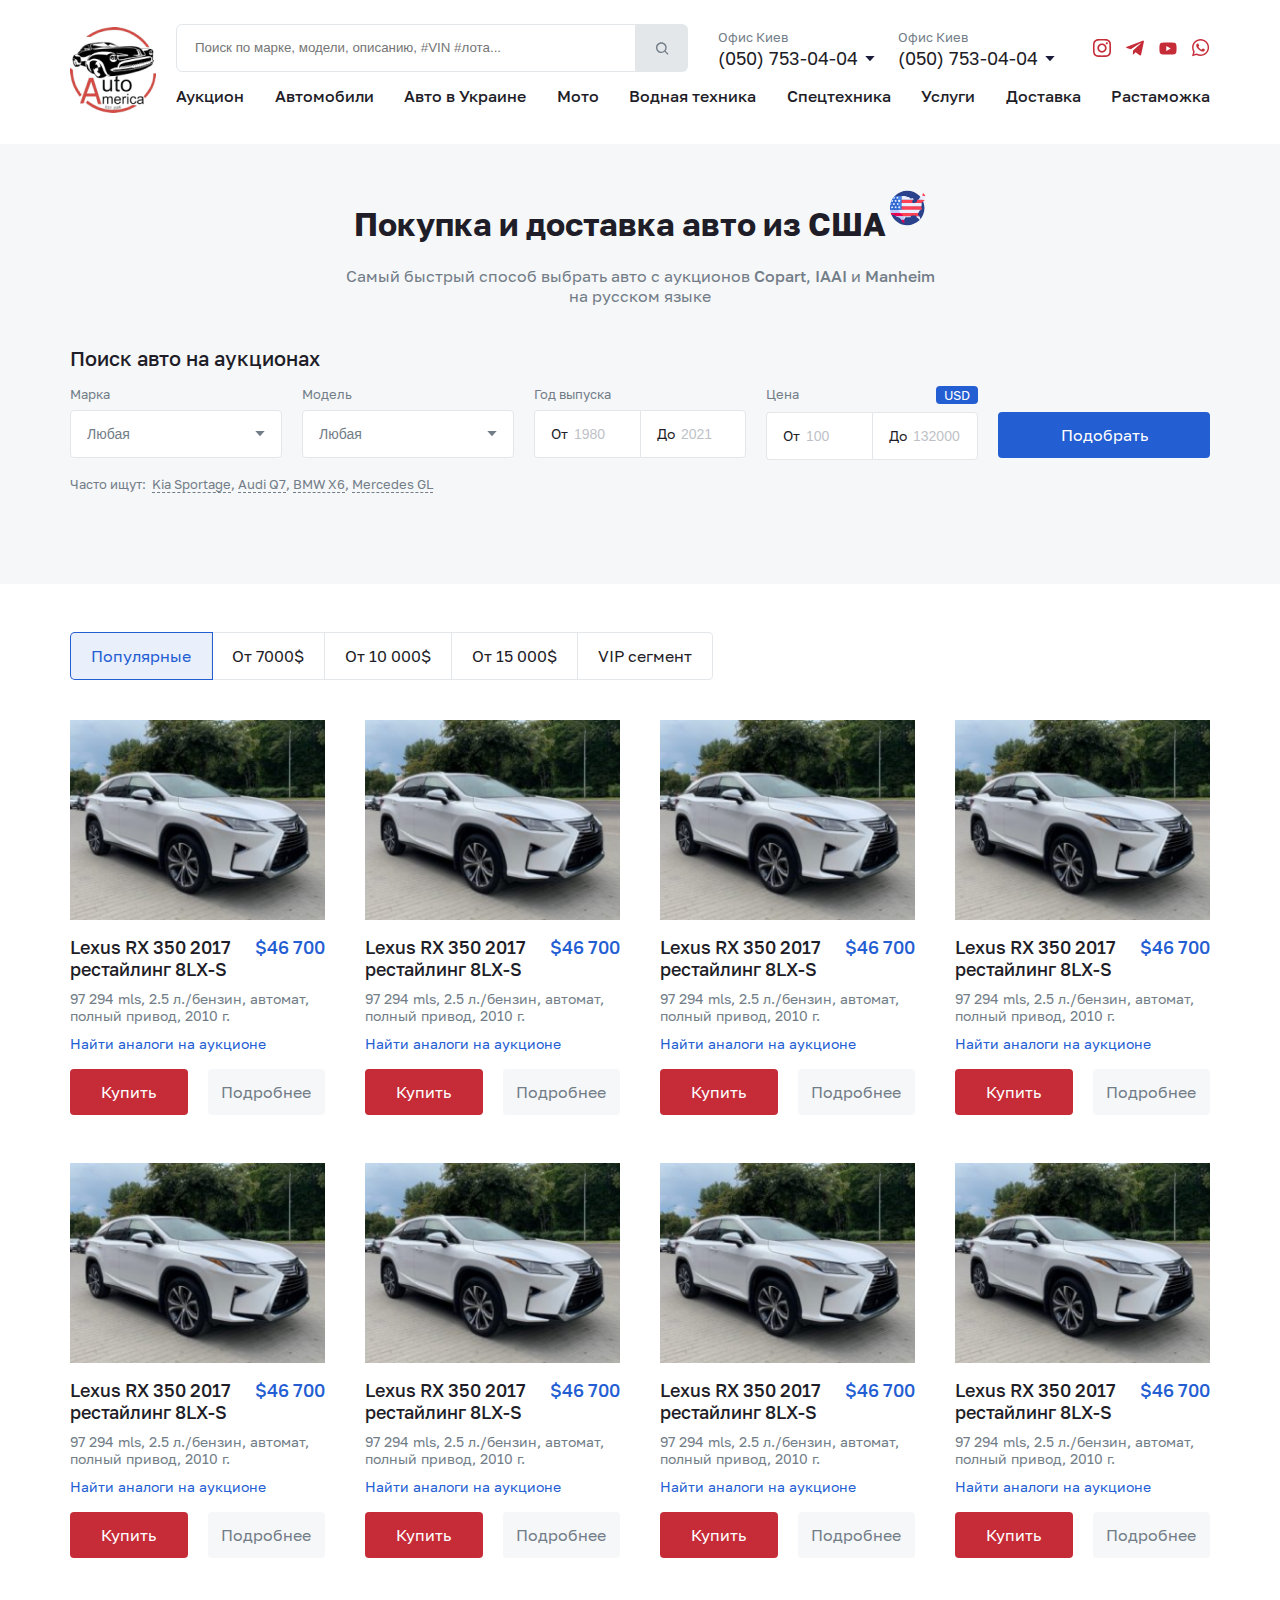
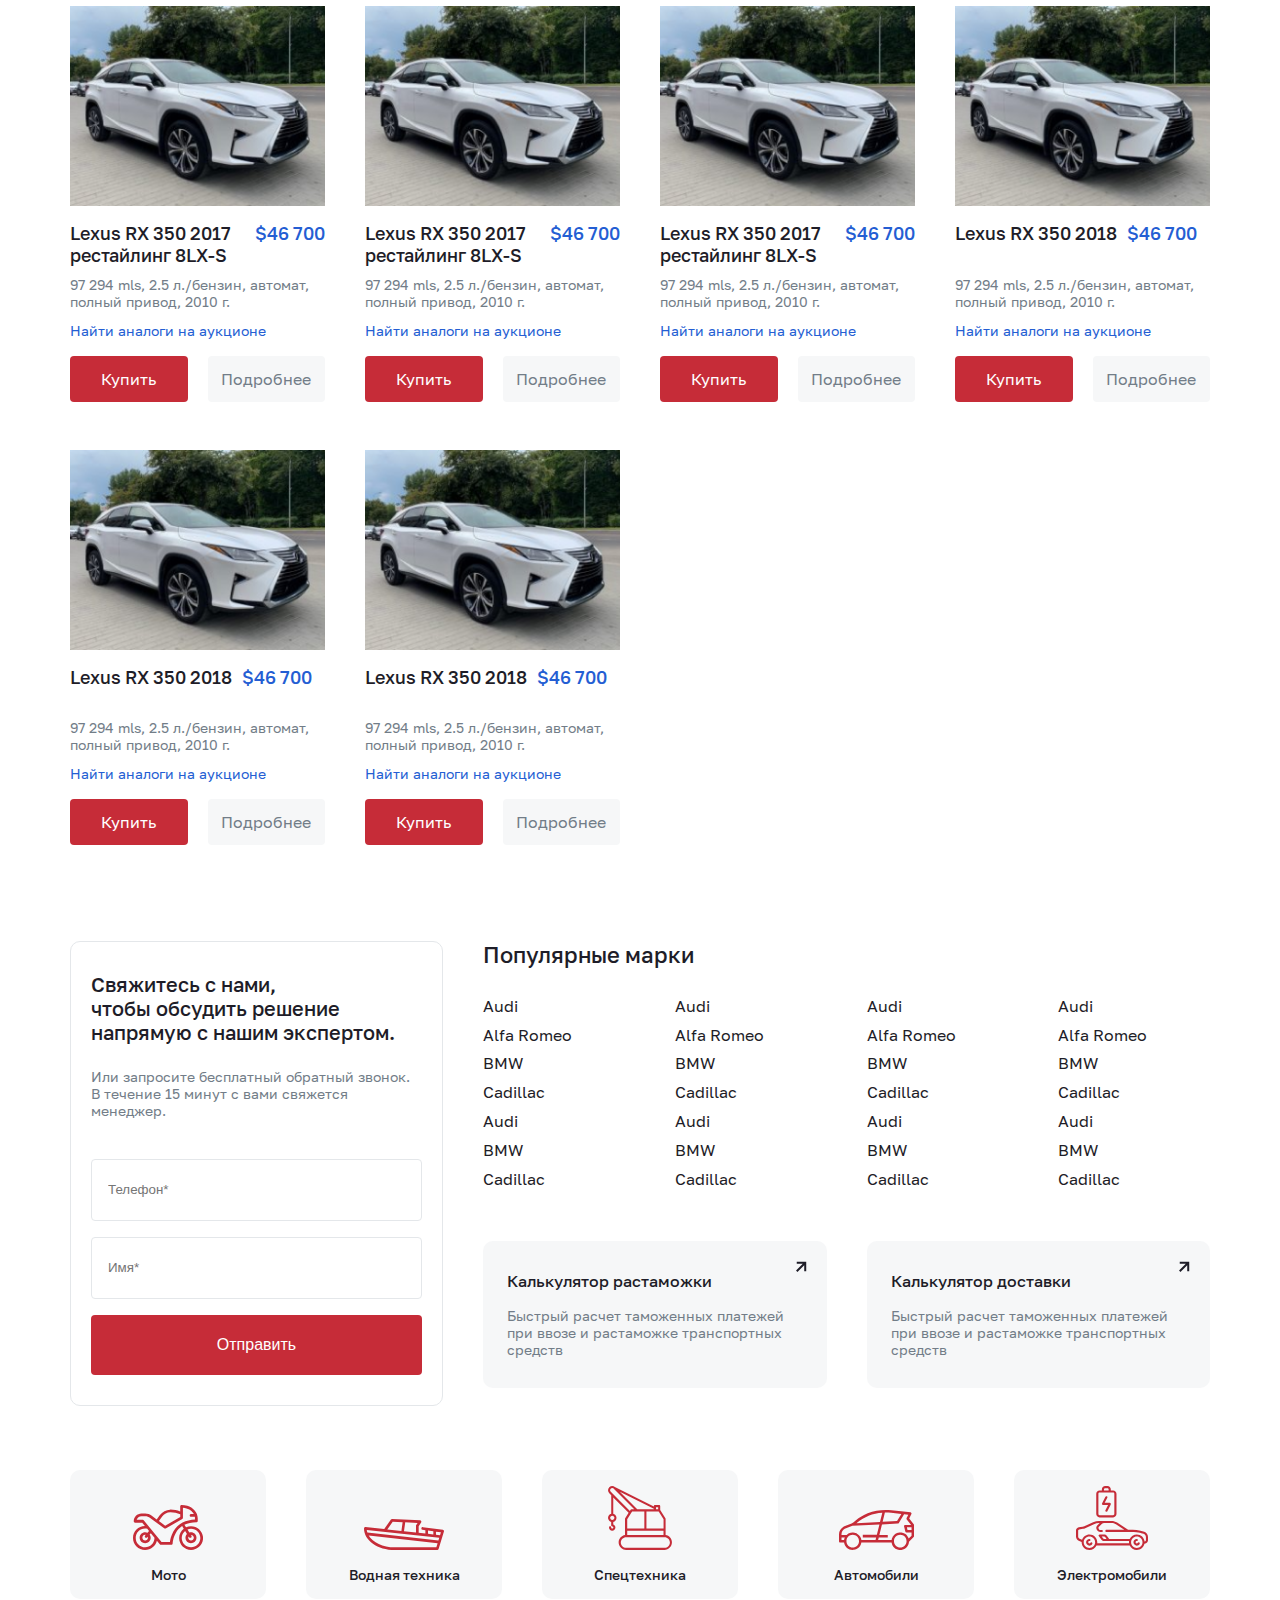
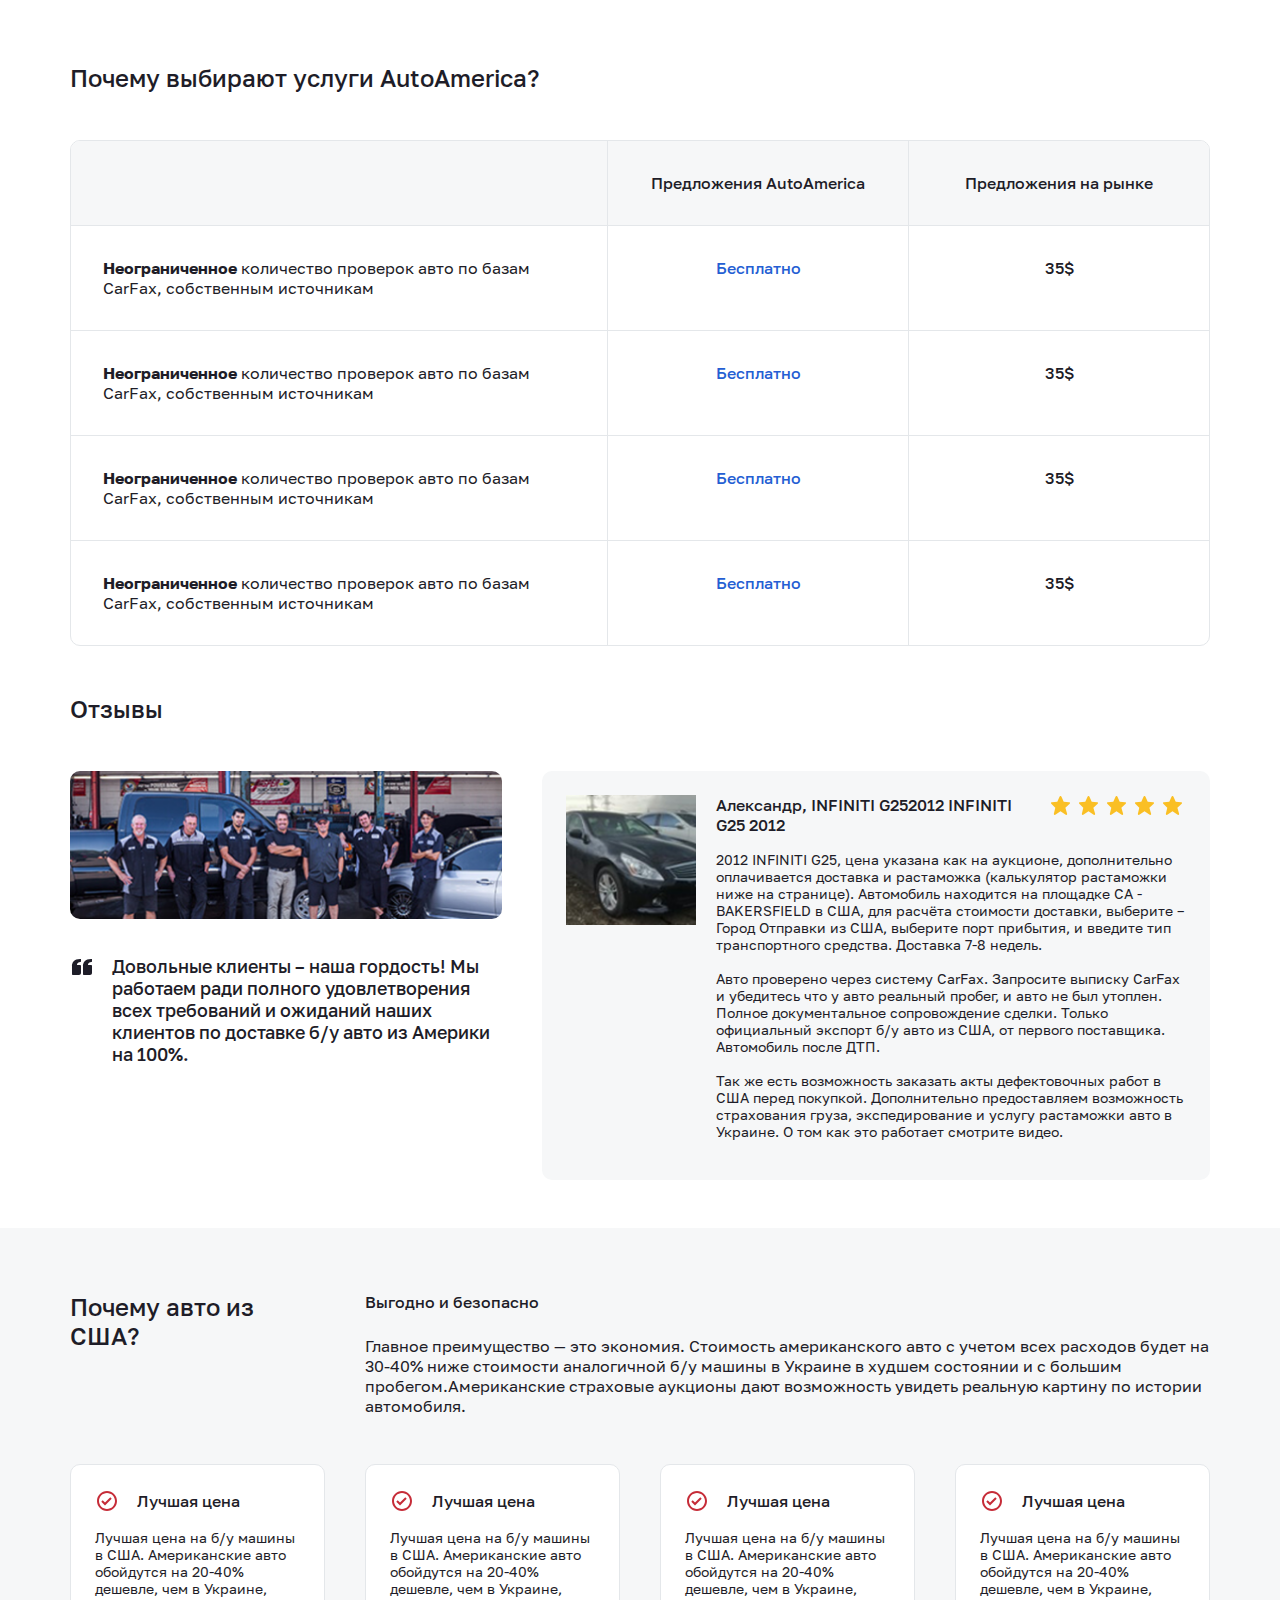
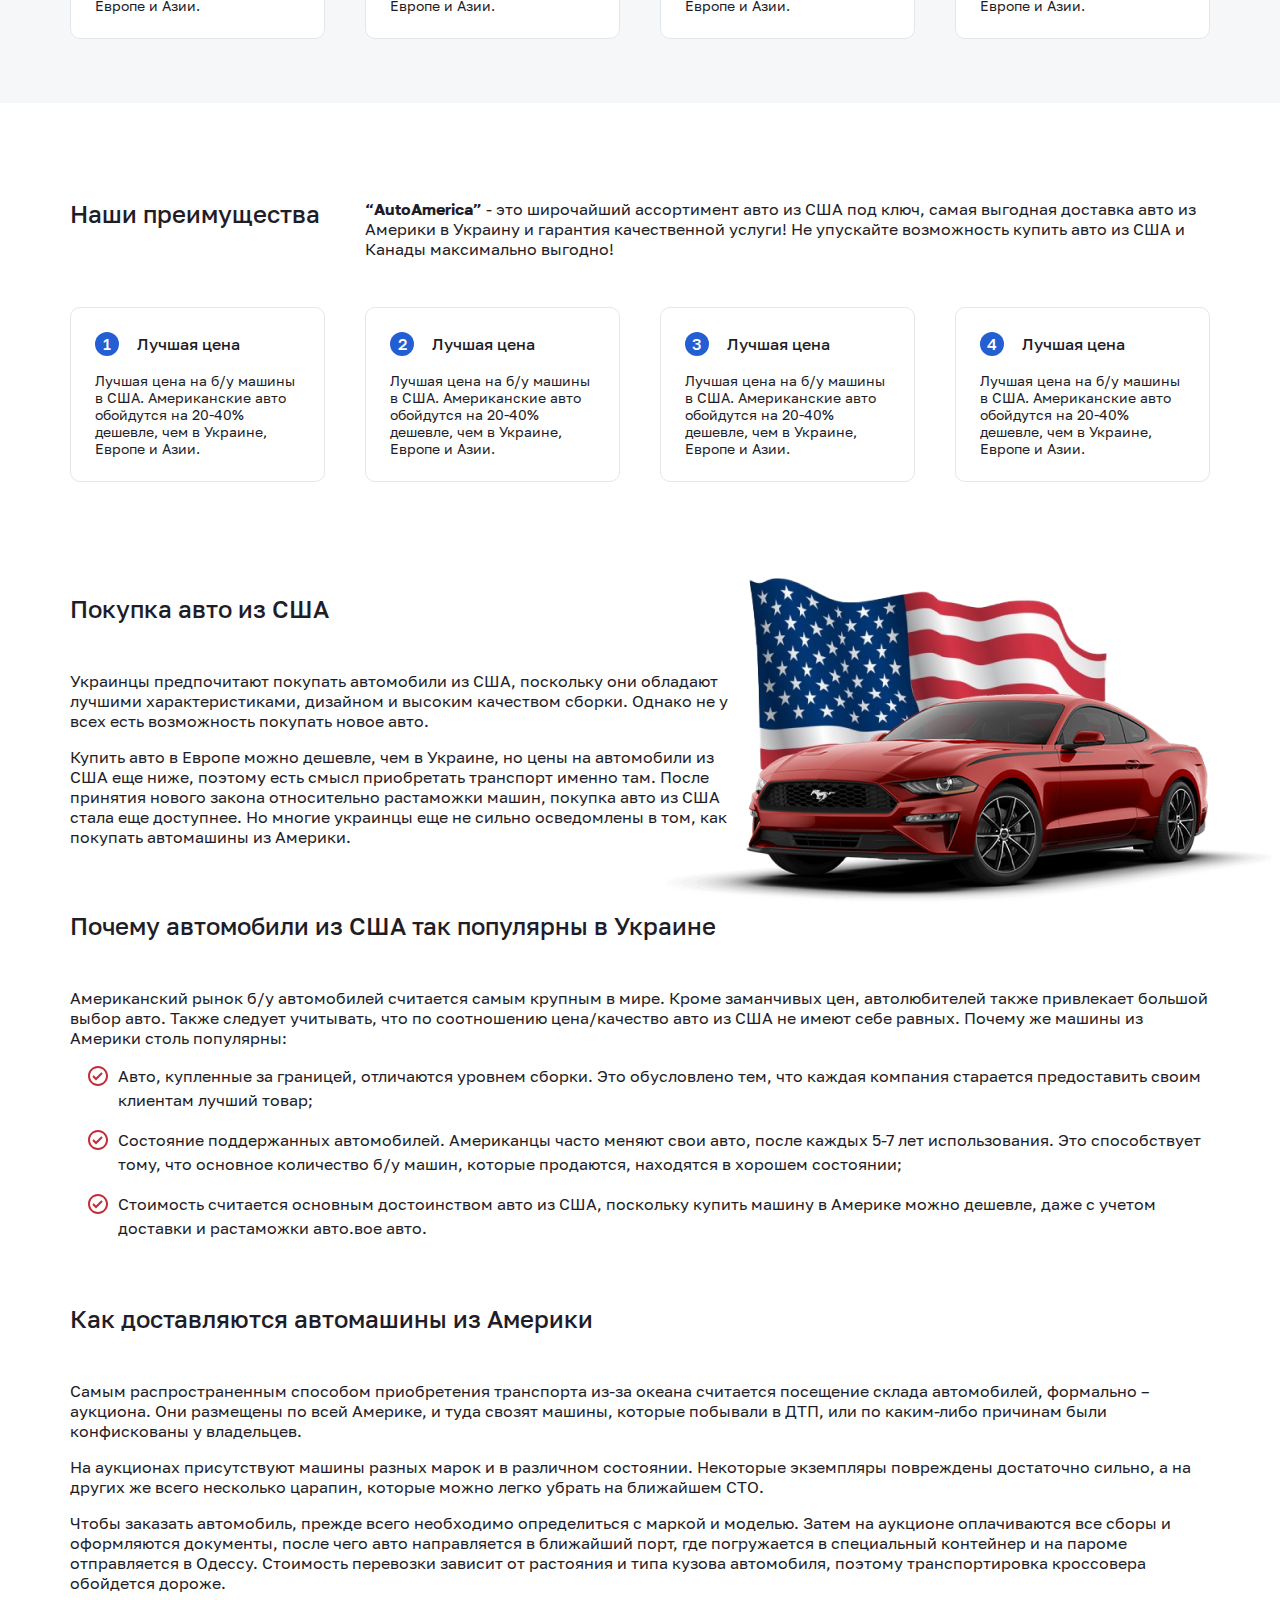
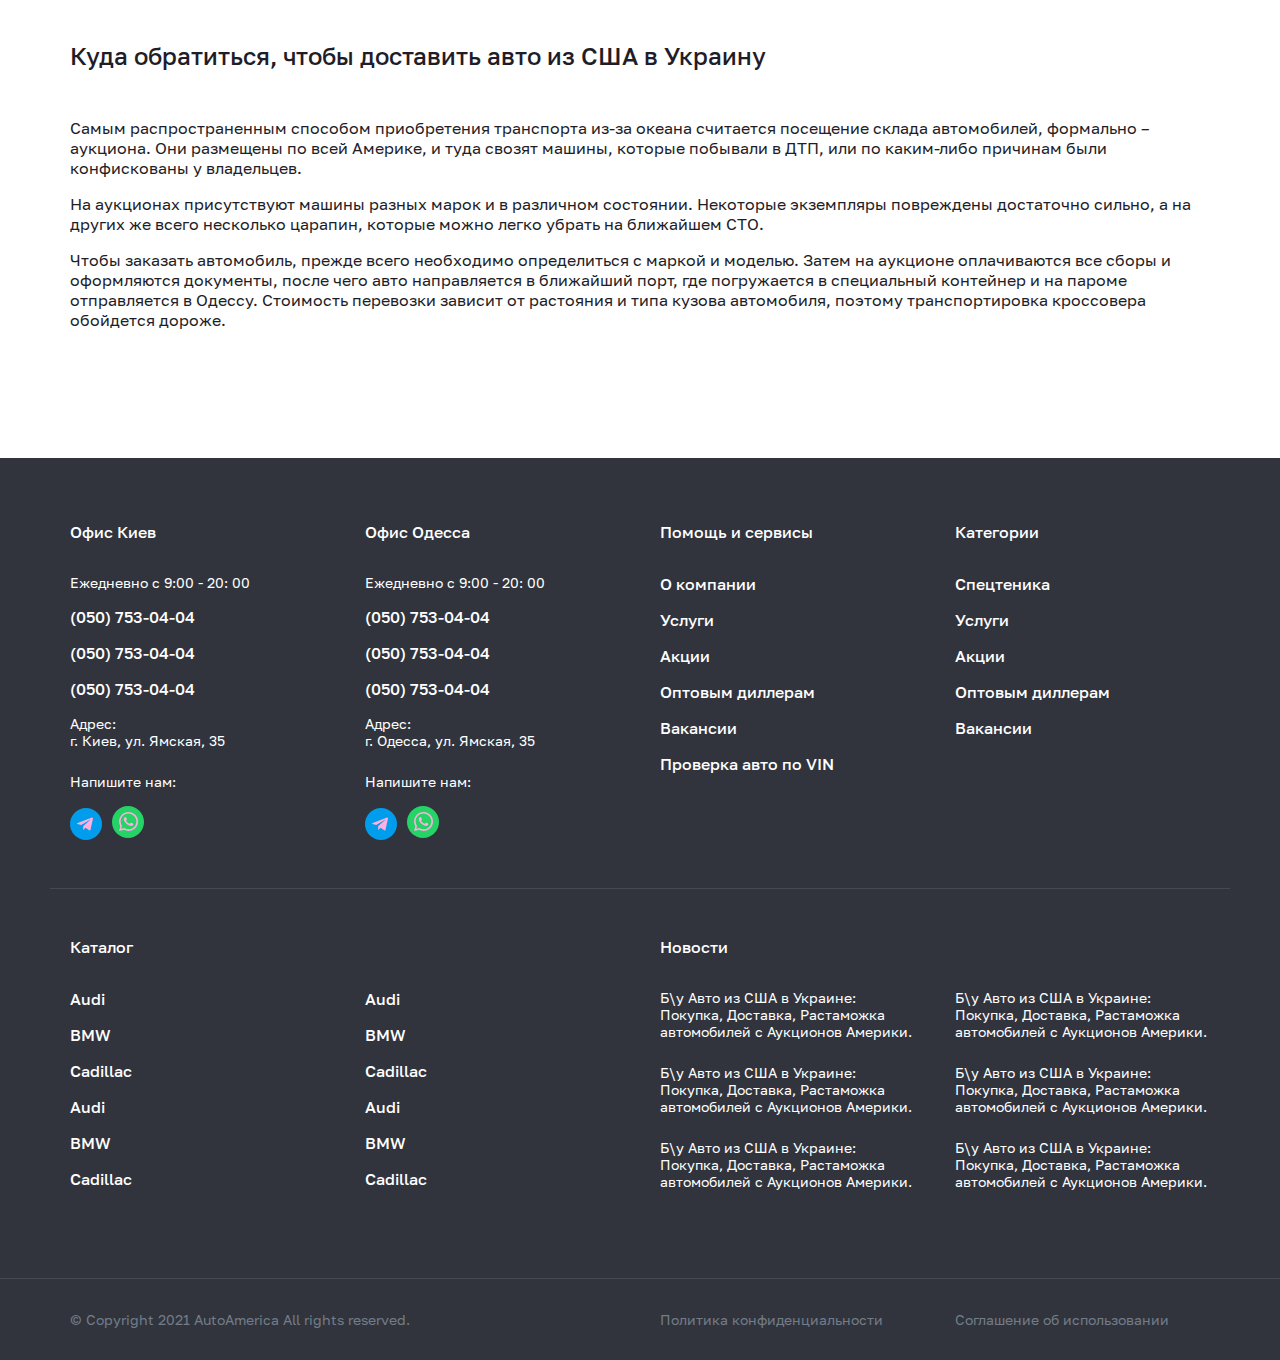
<file: index.html>
<!DOCTYPE html>
<html lang="ru">
<head>
    <meta charset="UTF-8">
    <meta http-equiv="X-UA-Compatible" content="IE=edge">
    <meta name="viewport" content="width=device-width, initial-scale=1.0">
    <title>AutoAmerica</title>

    <link rel="stylesheet" href="public/css/common.css">
</head>
<body>
    
    <header class="header">
        <div class="container">
            <div class="row">
                <div class="col">
                    <img src="public/img/logo.png" alt="АвтоАмерика">
                </div>
                <div class="col-grow">
                    <div class="row">
                        <div class="header__search">
                            <input type="text" name="s" placeholder="Поиск по марке, модели, описанию, #VIN #лота...">
                            <input type="submit" value="">
                        </div>
                        <div class="phone">
                            <div class="phone__title">Офис Киев</div>
                            <a href="tel:0507530404" class="phone__number">(050) 753-04-04</a>
                        </div>
                        <div class="phone">
                            <div class="phone__title">Офис Киев</div>
                            <a href="tel:0507530404" class="phone__number">(050) 753-04-04</a>
                        </div>
                        <div class="social">
                            <a href="" class="social__item instagram"></a>
                            <a href="" class="social__item telegram"></a>
                            <a href="" class="social__item youtube"></a>
                            <a href="" class="social__item whatsapp"></a>
                        </div>
                    </div>
                    <div class="row">
                        <nav>
                            <a href="catalog.html">Аукцион</a>
                            <a href="">Автомобили</a>
                            <a href="">Авто в Украине</a>
                            <a href="">Мото</a>
                            <a href="">Водная техника</a>
                            <a href="">Спецтехника</a>
                            <a href="">Услуги</a>
                            <a href="">Доставка</a>
                            <a href="">Растаможка</a>
                        </nav>
                    </div>
                </div>
            </div>
        </div>
    </header>

    <section class="banner">
        <div class="container">
            <h1>Покупка и доставка авто из США<sup></sup></h1>
            <h3>Самый быстрый способ выбрать авто с аукционов <strong>Copart</strong>, <strong>IAAI</strong> и <strong>Manheim</strong><br> на русском языке</h3>
            <div class="search">
                <div class="search__title">Поиск авто на аукционах</div>
                <div class="row">
                    <div class="col-20">
                        <div class="search__label">Марка</div>
                        <select name="brand">
                            <option selected disabled>Любая</option>
                            <option value="Audi">Audi</option>
                        </select>
                    </div>
                    <div class="col-20">
                        <div class="search__label">Модель</div>
                        <select name="model">
                            <option selected disabled>Любая</option>
                            <option value="A4">A4</option>
                        </select>
                    </div>
                    <div class="col-20">
                        <div class="search__label">Год выпуска</div>
                        <div class="d-flex">
                            <div class="search__range">
                                <span>От</span>
                                <input type="number" name="year_start" placeholder="1980" min="1980" max="2021">
                            </div>
                            <div class="search__range">
                                <span>До</span>
                                <input type="number" name="year_end" placeholder="2021" min="1980" max="2021">
                            </div>
                        </div>
                    </div>
                    <div class="col-20">
                        <div class="search__label">Цена<span>USD</span></div>
                        <div class="d-flex">
                            <div class="search__range">
                                <span>От</span>
                                <input type="number" name="year_start" placeholder="100">
                            </div>
                            <div class="search__range">
                                <span>До</span>
                                <input type="number" name="year_end" placeholder="132000">
                            </div>
                        </div>
                    </div>
                    <div class="col-20">
                        <a href="/" class="search__link">Подобрать</a>
                    </div>
                </div>
                <div class="row">
                    <div class="col-grow">
                        <div class="search__hint">
                            Часто ищут:&nbsp;
                            <a href="/">Kia Sportage</a>,
                            <a href="/">Audi Q7</a>,
                            <a href="/">BMW X6</a>,
                            <a href="/">Mercedes GL</a>
                        </div>
                    </div>
                </div>
            </div>
        </div>
    </section>

    <section class="auto">
        <div class="container">
            <div class="filter">
                <div class="filter__content">
                    <div class="filter__item active" data-toggle>Популярные</div>
                    <div class="filter__item" data-toggle>От 7000$</div>
                    <div class="filter__item" data-toggle>От 10 000$</div>
                    <div class="filter__item" data-toggle>От 15 000$</div>
                    <div class="filter__item" data-toggle>VIP сегмент</div>
                </div>
            </div>
            <div class="row flex-wrap">
                <div class="col-25">
                    <div class="auto__item">
                        <a href="" class="auto__img">
                            <img src="public/img/auto__img.png" alt="Lexus RX 350 2017">
                        </a>
                        <div class="d-flex">
                            <div class="auto__title">Lexus RX 350 2017 рестайлинг 8LX-S</div>
                            <div class="auto__price">$46 700</div>
                        </div>
                        <div class="auto__description">97 294 mls, 2.5 л./бензин, автомат, полный привод, 2010 г.</div>
                        <div class="auto__hint">
                            <a href="/">Найти аналоги на аукционе</a>
                        </div>
                        <div class="d-flex">
                            <div class="auto__btn">Купить</div>
                            <a href="/" class="auto__link">Подробнее</a>
                        </div>
                    </div>
                </div>
                <div class="col-25">
                    <div class="auto__item">
                        <a href="" class="auto__img">
                            <img src="public/img/auto__img.png" alt="Lexus RX 350 2017">
                        </a>
                        <div class="d-flex">
                            <div class="auto__title">Lexus RX 350 2017 рестайлинг 8LX-S</div>
                            <div class="auto__price">$46 700</div>
                        </div>
                        <div class="auto__description">97 294 mls, 2.5 л./бензин, автомат, полный привод, 2010 г.</div>
                        <div class="auto__hint">
                            <a href="/">Найти аналоги на аукционе</a>
                        </div>
                        <div class="d-flex">
                            <div class="auto__btn">Купить</div>
                            <a href="/" class="auto__link">Подробнее</a>
                        </div>
                    </div>
                </div>
                <div class="col-25">
                    <div class="auto__item">
                        <a href="" class="auto__img">
                            <img src="public/img/auto__img.png" alt="Lexus RX 350 2017">
                        </a>
                        <div class="d-flex">
                            <div class="auto__title">Lexus RX 350 2017 рестайлинг 8LX-S</div>
                            <div class="auto__price">$46 700</div>
                        </div>
                        <div class="auto__description">97 294 mls, 2.5 л./бензин, автомат, полный привод, 2010 г.</div>
                        <div class="auto__hint">
                            <a href="/">Найти аналоги на аукционе</a>
                        </div>
                        <div class="d-flex">
                            <div class="auto__btn">Купить</div>
                            <a href="/" class="auto__link">Подробнее</a>
                        </div>
                    </div>
                </div>
                <div class="col-25">
                    <div class="auto__item">
                        <a href="" class="auto__img">
                            <img src="public/img/auto__img.png" alt="Lexus RX 350 2017">
                        </a>
                        <div class="d-flex">
                            <div class="auto__title">Lexus RX 350 2017 рестайлинг 8LX-S</div>
                            <div class="auto__price">$46 700</div>
                        </div>
                        <div class="auto__description">97 294 mls, 2.5 л./бензин, автомат, полный привод, 2010 г.</div>
                        <div class="auto__hint">
                            <a href="/">Найти аналоги на аукционе</a>
                        </div>
                        <div class="d-flex">
                            <div class="auto__btn">Купить</div>
                            <a href="/" class="auto__link">Подробнее</a>
                        </div>
                    </div>
                </div>
                <div class="col-25">
                    <div class="auto__item">
                        <a href="" class="auto__img">
                            <img src="public/img/auto__img.png" alt="Lexus RX 350 2017">
                        </a>
                        <div class="d-flex">
                            <div class="auto__title">Lexus RX 350 2017 рестайлинг 8LX-S</div>
                            <div class="auto__price">$46 700</div>
                        </div>
                        <div class="auto__description">97 294 mls, 2.5 л./бензин, автомат, полный привод, 2010 г.</div>
                        <div class="auto__hint">
                            <a href="/">Найти аналоги на аукционе</a>
                        </div>
                        <div class="d-flex">
                            <div class="auto__btn">Купить</div>
                            <a href="/" class="auto__link">Подробнее</a>
                        </div>
                    </div>
                </div>
                <div class="col-25">
                    <div class="auto__item">
                        <a href="" class="auto__img">
                            <img src="public/img/auto__img.png" alt="Lexus RX 350 2017">
                        </a>
                        <div class="d-flex">
                            <div class="auto__title">Lexus RX 350 2017 рестайлинг 8LX-S</div>
                            <div class="auto__price">$46 700</div>
                        </div>
                        <div class="auto__description">97 294 mls, 2.5 л./бензин, автомат, полный привод, 2010 г.</div>
                        <div class="auto__hint">
                            <a href="/">Найти аналоги на аукционе</a>
                        </div>
                        <div class="d-flex">
                            <div class="auto__btn">Купить</div>
                            <a href="/" class="auto__link">Подробнее</a>
                        </div>
                    </div>
                </div>
                <div class="col-25">
                    <div class="auto__item">
                        <a href="" class="auto__img">
                            <img src="public/img/auto__img.png" alt="Lexus RX 350 2017">
                        </a>
                        <div class="d-flex">
                            <div class="auto__title">Lexus RX 350 2017 рестайлинг 8LX-S</div>
                            <div class="auto__price">$46 700</div>
                        </div>
                        <div class="auto__description">97 294 mls, 2.5 л./бензин, автомат, полный привод, 2010 г.</div>
                        <div class="auto__hint">
                            <a href="/">Найти аналоги на аукционе</a>
                        </div>
                        <div class="d-flex">
                            <div class="auto__btn">Купить</div>
                            <a href="/" class="auto__link">Подробнее</a>
                        </div>
                    </div>
                </div>
                <div class="col-25">
                    <div class="auto__item">
                        <a href="" class="auto__img">
                            <img src="public/img/auto__img.png" alt="Lexus RX 350 2017">
                        </a>
                        <div class="d-flex">
                            <div class="auto__title">Lexus RX 350 2017 рестайлинг 8LX-S</div>
                            <div class="auto__price">$46 700</div>
                        </div>
                        <div class="auto__description">97 294 mls, 2.5 л./бензин, автомат, полный привод, 2010 г.</div>
                        <div class="auto__hint">
                            <a href="/">Найти аналоги на аукционе</a>
                        </div>
                        <div class="d-flex">
                            <div class="auto__btn">Купить</div>
                            <a href="/" class="auto__link">Подробнее</a>
                        </div>
                    </div>
                </div>
                <div class="col-25">
                    <div class="auto__item">
                        <a href="" class="auto__img">
                            <img src="public/img/auto__img.png" alt="Lexus RX 350 2017">
                        </a>
                        <div class="d-flex">
                            <div class="auto__title">Lexus RX 350 2017 рестайлинг 8LX-S</div>
                            <div class="auto__price">$46 700</div>
                        </div>
                        <div class="auto__description">97 294 mls, 2.5 л./бензин, автомат, полный привод, 2010 г.</div>
                        <div class="auto__hint">
                            <a href="/">Найти аналоги на аукционе</a>
                        </div>
                        <div class="d-flex">
                            <div class="auto__btn">Купить</div>
                            <a href="/" class="auto__link">Подробнее</a>
                        </div>
                    </div>
                </div>
                <div class="col-25">
                    <div class="auto__item">
                        <a href="" class="auto__img">
                            <img src="public/img/auto__img.png" alt="Lexus RX 350 2017">
                        </a>
                        <div class="d-flex">
                            <div class="auto__title">Lexus RX 350 2017 рестайлинг 8LX-S</div>
                            <div class="auto__price">$46 700</div>
                        </div>
                        <div class="auto__description">97 294 mls, 2.5 л./бензин, автомат, полный привод, 2010 г.</div>
                        <div class="auto__hint">
                            <a href="/">Найти аналоги на аукционе</a>
                        </div>
                        <div class="d-flex">
                            <div class="auto__btn">Купить</div>
                            <a href="/" class="auto__link">Подробнее</a>
                        </div>
                    </div>
                </div>
                <div class="col-25">
                    <div class="auto__item">
                        <a href="" class="auto__img">
                            <img src="public/img/auto__img.png" alt="Lexus RX 350 2017">
                        </a>
                        <div class="d-flex">
                            <div class="auto__title">Lexus RX 350 2017 рестайлинг 8LX-S</div>
                            <div class="auto__price">$46 700</div>
                        </div>
                        <div class="auto__description">97 294 mls, 2.5 л./бензин, автомат, полный привод, 2010 г.</div>
                        <div class="auto__hint">
                            <a href="/">Найти аналоги на аукционе</a>
                        </div>
                        <div class="d-flex">
                            <div class="auto__btn">Купить</div>
                            <a href="/" class="auto__link">Подробнее</a>
                        </div>
                    </div>
                </div>
                <div class="col-25">
                    <div class="auto__item">
                        <a href="" class="auto__img">
                            <img src="public/img/auto__img.png" alt="Lexus RX 350 2017">
                        </a>
                        <div class="d-flex">
                            <div class="auto__title">Lexus RX 350 2018</div>
                            <div class="auto__price">$46 700</div>
                        </div>
                        <div class="auto__description">97 294 mls, 2.5 л./бензин, автомат, полный привод, 2010 г.</div>
                        <div class="auto__hint">
                            <a href="/">Найти аналоги на аукционе</a>
                        </div>
                        <div class="d-flex">
                            <div class="auto__btn">Купить</div>
                            <a href="/" class="auto__link">Подробнее</a>
                        </div>
                    </div>
                </div>
                <div class="col-25">
                    <div class="auto__item">
                        <a href="" class="auto__img">
                            <img src="public/img/auto__img.png" alt="Lexus RX 350 2017">
                        </a>
                        <div class="d-flex">
                            <div class="auto__title">Lexus RX 350 2018</div>
                            <div class="auto__price">$46 700</div>
                        </div>
                        <div class="auto__description">97 294 mls, 2.5 л./бензин, автомат, полный привод, 2010 г.</div>
                        <div class="auto__hint">
                            <a href="/">Найти аналоги на аукционе</a>
                        </div>
                        <div class="d-flex">
                            <div class="auto__btn">Купить</div>
                            <a href="/" class="auto__link">Подробнее</a>
                        </div>
                    </div>
                </div>
                <div class="col-25">
                    <div class="auto__item">
                        <a href="" class="auto__img">
                            <img src="public/img/auto__img.png" alt="Lexus RX 350 2017">
                        </a>
                        <div class="d-flex">
                            <div class="auto__title">Lexus RX 350 2018</div>
                            <div class="auto__price">$46 700</div>
                        </div>
                        <div class="auto__description">97 294 mls, 2.5 л./бензин, автомат, полный привод, 2010 г.</div>
                        <div class="auto__hint">
                            <a href="/">Найти аналоги на аукционе</a>
                        </div>
                        <div class="d-flex">
                            <div class="auto__btn">Купить</div>
                            <a href="/" class="auto__link">Подробнее</a>
                        </div>
                    </div>
                </div>
            </div>
        </div>
    </section>

    <section class="featured">
        <div class="container">
            <div class="row">
                <div class="col-35">
                    <form class="form">
                        <div class="form__title">Свяжитесь с нами,<br> чтобы обсудить решение напрямую с нашим экспертом.</div>
                        <div class="form__subtitle">Или запросите бесплатный обратный звонок. В течение 15 минут с вами свяжется менеджер.</div>
                        <input type="text" name="phone" placeholder="Телефон*">
                        <input type="text" name="username" placeholder="Имя*">
                        <input type="submit" value="Отправить">
                    </form>
                </div>
                <div class="col-65">
                    <div class="featured__title">Популярные марки</div>
                    <div class="row">
                        <div class="col-25">
                            <a href="" class="featured__brand">Audi</a>
                            <a href="" class="featured__brand">Alfa Romeo</a>
                            <a href="" class="featured__brand">BMW</a>
                            <a href="" class="featured__brand">Cadillac</a>
                            <a href="" class="featured__brand">Audi</a>
                            <a href="" class="featured__brand">BMW</a>
                            <a href="" class="featured__brand">Cadillac</a>
                        </div>
                        <div class="col-25">
                            <a href="" class="featured__brand">Audi</a>
                            <a href="" class="featured__brand">Alfa Romeo</a>
                            <a href="" class="featured__brand">BMW</a>
                            <a href="" class="featured__brand">Cadillac</a>
                            <a href="" class="featured__brand">Audi</a>
                            <a href="" class="featured__brand">BMW</a>
                            <a href="" class="featured__brand">Cadillac</a>
                        </div>
                        <div class="col-25">
                            <a href="" class="featured__brand">Audi</a>
                            <a href="" class="featured__brand">Alfa Romeo</a>
                            <a href="" class="featured__brand">BMW</a>
                            <a href="" class="featured__brand">Cadillac</a>
                            <a href="" class="featured__brand">Audi</a>
                            <a href="" class="featured__brand">BMW</a>
                            <a href="" class="featured__brand">Cadillac</a>
                        </div>
                        <div class="col-25">
                            <a href="" class="featured__brand">Audi</a>
                            <a href="" class="featured__brand">Alfa Romeo</a>
                            <a href="" class="featured__brand">BMW</a>
                            <a href="" class="featured__brand">Cadillac</a>
                            <a href="" class="featured__brand">Audi</a>
                            <a href="" class="featured__brand">BMW</a>
                            <a href="" class="featured__brand">Cadillac</a>
                        </div>
                    </div>
                    <div class="row">
                        <div class="col-50">
                            <a href="/" class="blocklink" target="_blank">
                                <div class="blocklink__title">Калькулятор растаможки</div>
                                <div class="blocklink__description">Быстрый расчет таможенных платежей при ввозе и растаможке транспортных средств</div>
                            </a>
                        </div>
                        <div class="col-50">
                            <a href="/" class="blocklink" target="_blank">
                                <div class="blocklink__title">Калькулятор доставки</div>
                                <div class="blocklink__description">Быстрый расчет таможенных платежей при ввозе и растаможке транспортных средств</div>
                            </a>
                        </div>
                    </div>
                </div>
            </div>
        </div>
    </section>

    <section class="category">
        <div class="container">
            <div class="row">
                <div class="col-20">
                    <a href="/" class="category__item">
                        <div class="category__img">
                            <img src="public/img/icons/moto.svg" alt="Мото">
                        </div>
                        <div class="category__title">Мото</div>
                    </a>
                </div>
                <div class="col-20">
                    <a href="/" class="category__item">
                        <div class="category__img">
                            <img src="public/img/icons/boat.svg" alt="Мото">
                        </div>
                        <div class="category__title">Водная техника</div>
                    </a>
                </div>
                <div class="col-20">
                    <a href="/" class="category__item">
                        <div class="category__img">
                            <img src="public/img/icons/excavator.svg" alt="Мото">
                        </div>
                        <div class="category__title">Спецтехника</div>
                    </a>
                </div>
                <div class="col-20">
                    <a href="/" class="category__item">
                        <div class="category__img">
                            <img src="public/img/icons/car.svg" alt="Мото">
                        </div>
                        <div class="category__title">Автомобили</div>
                    </a>
                </div>
                <div class="col-20">
                    <a href="/" class="category__item">
                        <div class="category__img">
                            <img src="public/img/icons/electrocar.svg" alt="Мото">
                        </div>
                        <div class="category__title">Электромобили</div>
                    </a>
                </div>
            </div>
        </div>
    </section>

    <section class="features">
        <div class="container">
            <h2>Почему выбирают услуги AutoAmerica?</h2>
            <div class="features__content">
                <div class="features__row">
                    <div class="features__item"></div>
                    <div class="features__item">Предложения AutoAmerica</div>
                    <div class="features__item">Предложения  на рынке</div>
                </div>
                <div class="features__row">
                    <div class="features__item"><strong>Неограниченное</strong> количество проверок авто по базам CarFax, собственным источникам</div>
                    <div class="features__item">Бесплатно</div>
                    <div class="features__item">35$</div>
                </div>
                <div class="features__row">
                    <div class="features__item"><strong>Неограниченное</strong> количество проверок авто по базам CarFax, собственным источникам</div>
                    <div class="features__item">Бесплатно</div>
                    <div class="features__item">35$</div>
                </div>
                <div class="features__row">
                    <div class="features__item"><strong>Неограниченное</strong> количество проверок авто по базам CarFax, собственным источникам</div>
                    <div class="features__item">Бесплатно</div>
                    <div class="features__item">35$</div>
                </div>
                <div class="features__row">
                    <div class="features__item"><strong>Неограниченное</strong> количество проверок авто по базам CarFax, собственным источникам</div>
                    <div class="features__item">Бесплатно</div>
                    <div class="features__item">35$</div>
                </div>
            </div>
        </div>
    </section>

    <section class="review">
        <div class="container">
            <h2>Отзывы</h2>
            <div class="row">
                <div class="col-40">
                    <div class="review__team-img">
                        <img src="public/img/team__img.png" alt="Наша команда">
                    </div>
                    <div class="review__team-quote">Довольные клиенты – наша гордость! Мы работаем ради полного удовлетворения всех требований и ожиданий наших клиентов по доставке б/у авто из Америки на 100%.</div>
                </div>
                <div class="col-60">
                    <div class="review__item">
                        <div class="review__img">
                            <img src="public/img/review__img.png" alt="INFINITI G252012 INFINITI G25 2012">
                        </div>
                        <div class="review__info">
                            <div class="review__title">Александр, INFINITI G252012 INFINITI G25 2012 </div>
                            <div class="review__description">
                                2012 INFINITI G25, цена указана как на аукционе, дополнительно оплачивается доставка и растаможка (калькулятор растаможки ниже на странице). Автомобиль находится на площадке CA - BAKERSFIELD в США, для расчёта стоимости доставки, выберите – Город Отправки из США, выберите порт прибытия, и введите тип транспортного средства. Доставка 7-8 недель.<br><br>

                                Авто проверено через систему CarFax. Запросите выписку CarFax и убедитесь что у авто реальный пробег, и авто не был утоплен. Полное документальное сопровождение сделки. Только официальный экспорт б/у авто из США, от первого поставщика. Автомобиль после ДТП.<br><br>

                                Так же есть возможность заказать акты дефектовочных работ в США перед покупкой. Дополнительно предоставляем возможность страхования груза, экспедирование и услугу растаможки авто в Украине. О том как это работает смотрите видео.
                            </div>
                            <div class="stars">
                                <div class="stars__item"></div>
                                <div class="stars__item"></div>
                                <div class="stars__item"></div>
                                <div class="stars__item"></div>
                                <div class="stars__item"></div>
                            </div>
                        </div>
                    </div>
                </div>
            </div>
        </div>
    </section>

    <section class="whyus">
        <div class="container">
            <div class="row">
                <div class="col-25">
                    <h2>Почему авто из США?</h2>
                </div>
                <div class="col-75">
                    <div class="whyus__title">Выгодно и безопасно</div>
                    <div class="whyus__description">Главное преимущество — это экономия. Стоимость американского авто с учетом всех расходов будет на 30-40% ниже стоимости аналогичной б/у машины в Украине в худшем состоянии и с большим пробегом.Американские страховые аукционы дают возможность увидеть реальную картину по истории автомобиля.</div>
                </div>
            </div>
            <div class="row">
                <div class="col-25">
                    <div class="whyus__item">
                        <div class="whyus__item-title">Лучшая цена</div>
                        <div class="whyus__item-description">Лучшая цена на б/у машины в США. Американские авто обойдутся на 20-40% дешевле, чем в Украине, Европе и Азии.</div>
                    </div>
                </div>
                <div class="col-25">
                    <div class="whyus__item">
                        <div class="whyus__item-title">Лучшая цена</div>
                        <div class="whyus__item-description">Лучшая цена на б/у машины в США. Американские авто обойдутся на 20-40% дешевле, чем в Украине, Европе и Азии.</div>
                    </div>
                </div>
                <div class="col-25">
                    <div class="whyus__item">
                        <div class="whyus__item-title">Лучшая цена</div>
                        <div class="whyus__item-description">Лучшая цена на б/у машины в США. Американские авто обойдутся на 20-40% дешевле, чем в Украине, Европе и Азии.</div>
                    </div>
                </div>
                <div class="col-25">
                    <div class="whyus__item">
                        <div class="whyus__item-title">Лучшая цена</div>
                        <div class="whyus__item-description">Лучшая цена на б/у машины в США. Американские авто обойдутся на 20-40% дешевле, чем в Украине, Европе и Азии.</div>
                    </div>
                </div>
            </div>
        </div>
    </section>

    <section class="whyus whyus--simple">
        <div class="container">
            <div class="row">
                <div class="col-25">
                    <h2>Наши преимущества</h2>
                </div>
                <div class="col-75">
                    <div class="whyus__description"><strong>“AutoAmerica”</strong> - это широчайший ассортимент авто из США под ключ, самая выгодная доставка авто из Америки в Украину и гарантия качественной услуги! Не упускайте возможность купить авто из США и Канады максимально выгодно!</div>
                </div>
            </div>
            <div class="row">
                <div class="col-25">
                    <div class="whyus__item">
                        <div class="whyus__item-title" data-content="1">Лучшая цена</div>
                        <div class="whyus__item-description">Лучшая цена на б/у машины в США. Американские авто обойдутся на 20-40% дешевле, чем в Украине, Европе и Азии.</div>
                    </div>
                </div>
                <div class="col-25">
                    <div class="whyus__item">
                        <div class="whyus__item-title" data-content="2">Лучшая цена</div>
                        <div class="whyus__item-description">Лучшая цена на б/у машины в США. Американские авто обойдутся на 20-40% дешевле, чем в Украине, Европе и Азии.</div>
                    </div>
                </div>
                <div class="col-25">
                    <div class="whyus__item">
                        <div class="whyus__item-title" data-content="3">Лучшая цена</div>
                        <div class="whyus__item-description">Лучшая цена на б/у машины в США. Американские авто обойдутся на 20-40% дешевле, чем в Украине, Европе и Азии.</div>
                    </div>
                </div>
                <div class="col-25">
                    <div class="whyus__item">
                        <div class="whyus__item-title" data-content="4">Лучшая цена</div>
                        <div class="whyus__item-description">Лучшая цена на б/у машины в США. Американские авто обойдутся на 20-40% дешевле, чем в Украине, Европе и Азии.</div>
                    </div>
                </div>
            </div>
        </div>
    </section>

    <section class="intro">
        <div class="container">
            <div class="row">
                <div class="col-60">
                    <h2>Покупка авто из США</h2>
                    <p>Украинцы предпочитают покупать автомобили из США, поскольку они обладают лучшими характеристиками, дизайном и высоким качеством сборки. Однако не у всех есть возможность покупать новое авто.</p>
                    <p>Купить авто в Европе можно дешевле, чем в Украине, но цены на автомобили из США еще ниже, поэтому есть смысл приобретать транспорт именно там. После принятия нового закона относительно растаможки машин, покупка авто из США стала еще доступнее. Но многие украинцы еще не сильно осведомлены в том, как покупать автомашины из Америки.</p>
                </div>
            </div>
            <h3>Почему автомобили из США так популярны в Украине</h3>
            <p>Американский рынок б/у автомобилей считается самым крупным в мире. Кроме заманчивых цен, автолюбителей также привлекает большой выбор авто. Также следует учитывать, что по соотношению цена/качество авто из США не имеют себе равных. Почему же машины из Америки столь популярны:</p>
            <ul>
                <li>Авто, купленные за границей, отличаются уровнем сборки. Это обусловлено тем, что каждая компания старается предоставить своим клиентам лучший товар;</li>
                <li>Состояние поддержанных автомобилей. Американцы часто меняют свои авто, после каждых 5-7 лет использования. Это способствует тому, что основное количество б/у машин, которые продаются, находятся в хорошем состоянии;</li>
                <li>Стоимость считается основным достоинством авто из США, поскольку купить машину в Америке можно дешевле, даже с учетом доставки и растаможки авто.вое авто.</li>
            </ul>
            <h3>Как доставляются автомашины из Америки</h3>
            <p>Самым распространенным способом приобретения транспорта из-за океана считается посещение склада автомобилей, формально – аукциона. Они размещены по всей Америке, и туда свозят машины, которые побывали в ДТП, или по каким-либо причинам были конфискованы у владельцев.</p>
            <p>На аукционах присутствуют машины разных марок и в различном состоянии. Некоторые экземпляры повреждены достаточно сильно, а на других же всего несколько царапин, которые можно легко убрать на ближайшем СТО.</p>
            <p>Чтобы заказать автомобиль, прежде всего необходимо определиться с маркой и моделью. Затем на аукционе оплачиваются все сборы и оформляются документы, после чего авто направляется в ближайший порт, где погружается в специальный контейнер и на пароме отправляется в Одессу. Стоимость перевозки зависит от растояния и типа кузова автомобиля, поэтому транспортировка кроссовера обойдется дороже.</p>
            <h3>Куда обратиться, чтобы доставить авто из США в Украину</h3>
            <p>Самым распространенным способом приобретения транспорта из-за океана считается посещение склада автомобилей, формально – аукциона. Они размещены по всей Америке, и туда свозят машины, которые побывали в ДТП, или по каким-либо причинам были конфискованы у владельцев.</p>
            <p>На аукционах присутствуют машины разных марок и в различном состоянии. Некоторые экземпляры повреждены достаточно сильно, а на других же всего несколько царапин, которые можно легко убрать на ближайшем СТО.</p>
            <p>Чтобы заказать автомобиль, прежде всего необходимо определиться с маркой и моделью. Затем на аукционе оплачиваются все сборы и оформляются документы, после чего авто направляется в ближайший порт, где погружается в специальный контейнер и на пароме отправляется в Одессу. Стоимость перевозки зависит от растояния и типа кузова автомобиля, поэтому транспортировка кроссовера обойдется дороже.</p>
        </div>
    </section>

    <footer class="footer">
        <div class="container">
            <div class="row">
                <div class="col-25">
                    <div class="footer__title">Офис Киев</div>
                    <div class="footer__subtitle">Ежедневно с 9:00 - 20: 00</div>
                    <a href="tel:0507530404" class="footer__link">(050) 753-04-04</a>
                    <a href="tel:0507530404" class="footer__link">(050) 753-04-04</a>
                    <a href="tel:0507530404" class="footer__link">(050) 753-04-04</a>
                    <div class="footer__subtitle">Адрес:<br> г. Киев, ул. Ямская, 35</div>
                    <div class="footer__subtitle footer__subtitle--social">Напишите нам:</div>
                    <div class="footer__social telegram">
                        <img src="public/img/social/telegram.svg" alt="Telegram">
                    </div>
                    <div class="footer__social whatsapp">
                        <img src="public/img/social/whatsapp.svg" alt="Whatsapp">
                    </div>
                </div>
                <div class="col-25">
                    <div class="footer__title">Офис Одесса</div>
                    <div class="footer__subtitle">Ежедневно с 9:00 - 20: 00</div>
                    <a href="tel:0507530404" class="footer__link">(050) 753-04-04</a>
                    <a href="tel:0507530404" class="footer__link">(050) 753-04-04</a>
                    <a href="tel:0507530404" class="footer__link">(050) 753-04-04</a>
                    <div class="footer__subtitle">Адрес:<br> г. Одесса, ул. Ямская, 35</div>
                    <div class="footer__subtitle footer__subtitle--social">Напишите нам:</div>
                    <div class="footer__social telegram">
                        <img src="public/img/social/telegram.svg" alt="Telegram">
                    </div>
                    <div class="footer__social whatsapp">
                        <img src="public/img/social/whatsapp.svg" alt="Whatsapp">
                    </div>
                </div>
                <div class="col-25">
                    <div class="footer__title">Помощь и сервисы</div>
                    <a href="/" class="footer__link">О компании</a>
                    <a href="/" class="footer__link">Услуги</a>
                    <a href="/" class="footer__link">Акции</a>
                    <a href="/" class="footer__link">Оптовым диллерам</a>
                    <a href="/" class="footer__link">Вакансии</a>
                    <a href="/" class="footer__link">Проверка авто по VIN</a>
                </div>
                <div class="col-25">
                    <div class="footer__title">Категории</div>
                    <a href="/" class="footer__link">Спецтеника</a>
                    <a href="/" class="footer__link">Услуги</a>
                    <a href="/" class="footer__link">Акции</a>
                    <a href="/" class="footer__link">Оптовым диллерам</a>
                    <a href="/" class="footer__link">Вакансии</a>
                </div>
            </div>
            <div class="row">
                <div class="col-50">
                    <div class="footer__title">Каталог</div>
                    <div class="row">
                        <div class="col-50">
                            <a href="/" class="footer__link">Audi</a>
                            <a href="/" class="footer__link">BMW</a>
                            <a href="/" class="footer__link">Cadillac</a>
                            <a href="/" class="footer__link">Audi</a>
                            <a href="/" class="footer__link">BMW</a>
                            <a href="/" class="footer__link">Cadillac</a>
                        </div>
                        <div class="col-50">
                            <a href="/" class="footer__link">Audi</a>
                            <a href="/" class="footer__link">BMW</a>
                            <a href="/" class="footer__link">Cadillac</a>
                            <a href="/" class="footer__link">Audi</a>
                            <a href="/" class="footer__link">BMW</a>
                            <a href="/" class="footer__link">Cadillac</a>
                        </div>
                    </div>
                </div>
                <div class="col-50">
                    <div class="footer__title">Новости</div>
                    <div class="row">
                        <div class="col-50">
                            <div class="footer__news">Б\у Авто из США в Украине: Покупка, Доставка, Растаможка автомобилей с Аукционов Америки.</div>
                            <div class="footer__news">Б\у Авто из США в Украине: Покупка, Доставка, Растаможка автомобилей с Аукционов Америки.</div>
                            <div class="footer__news">Б\у Авто из США в Украине: Покупка, Доставка, Растаможка автомобилей с Аукционов Америки.</div>
                        </div>
                        <div class="col-50">
                            <div class="footer__news">Б\у Авто из США в Украине: Покупка, Доставка, Растаможка автомобилей с Аукционов Америки.</div>
                            <div class="footer__news">Б\у Авто из США в Украине: Покупка, Доставка, Растаможка автомобилей с Аукционов Америки.</div>
                            <div class="footer__news">Б\у Авто из США в Украине: Покупка, Доставка, Растаможка автомобилей с Аукционов Америки.</div>
                        </div>
                    </div>
                </div>
            </div>
        </div>
    </footer>

    <section class="copyright">
        <div class="container">
            <div class="row">
                <div class="col-50">
                    © Copyright 2021 AutoAmerica All rights reserved.
                </div>
                <div class="col-25">
                    <a href="">Политика конфиденциальности</a>
                </div>
                <div class="col-25">
                    <a href="">Соглашение об использовании</a>
                </div>
            </div>
        </div>
    </section>

    <script src="https://ajax.googleapis.com/ajax/libs/jquery/3.6.0/jquery.min.js"></script>
    <script src="public/js/main.js"></script>

</body>
</html>
</file>
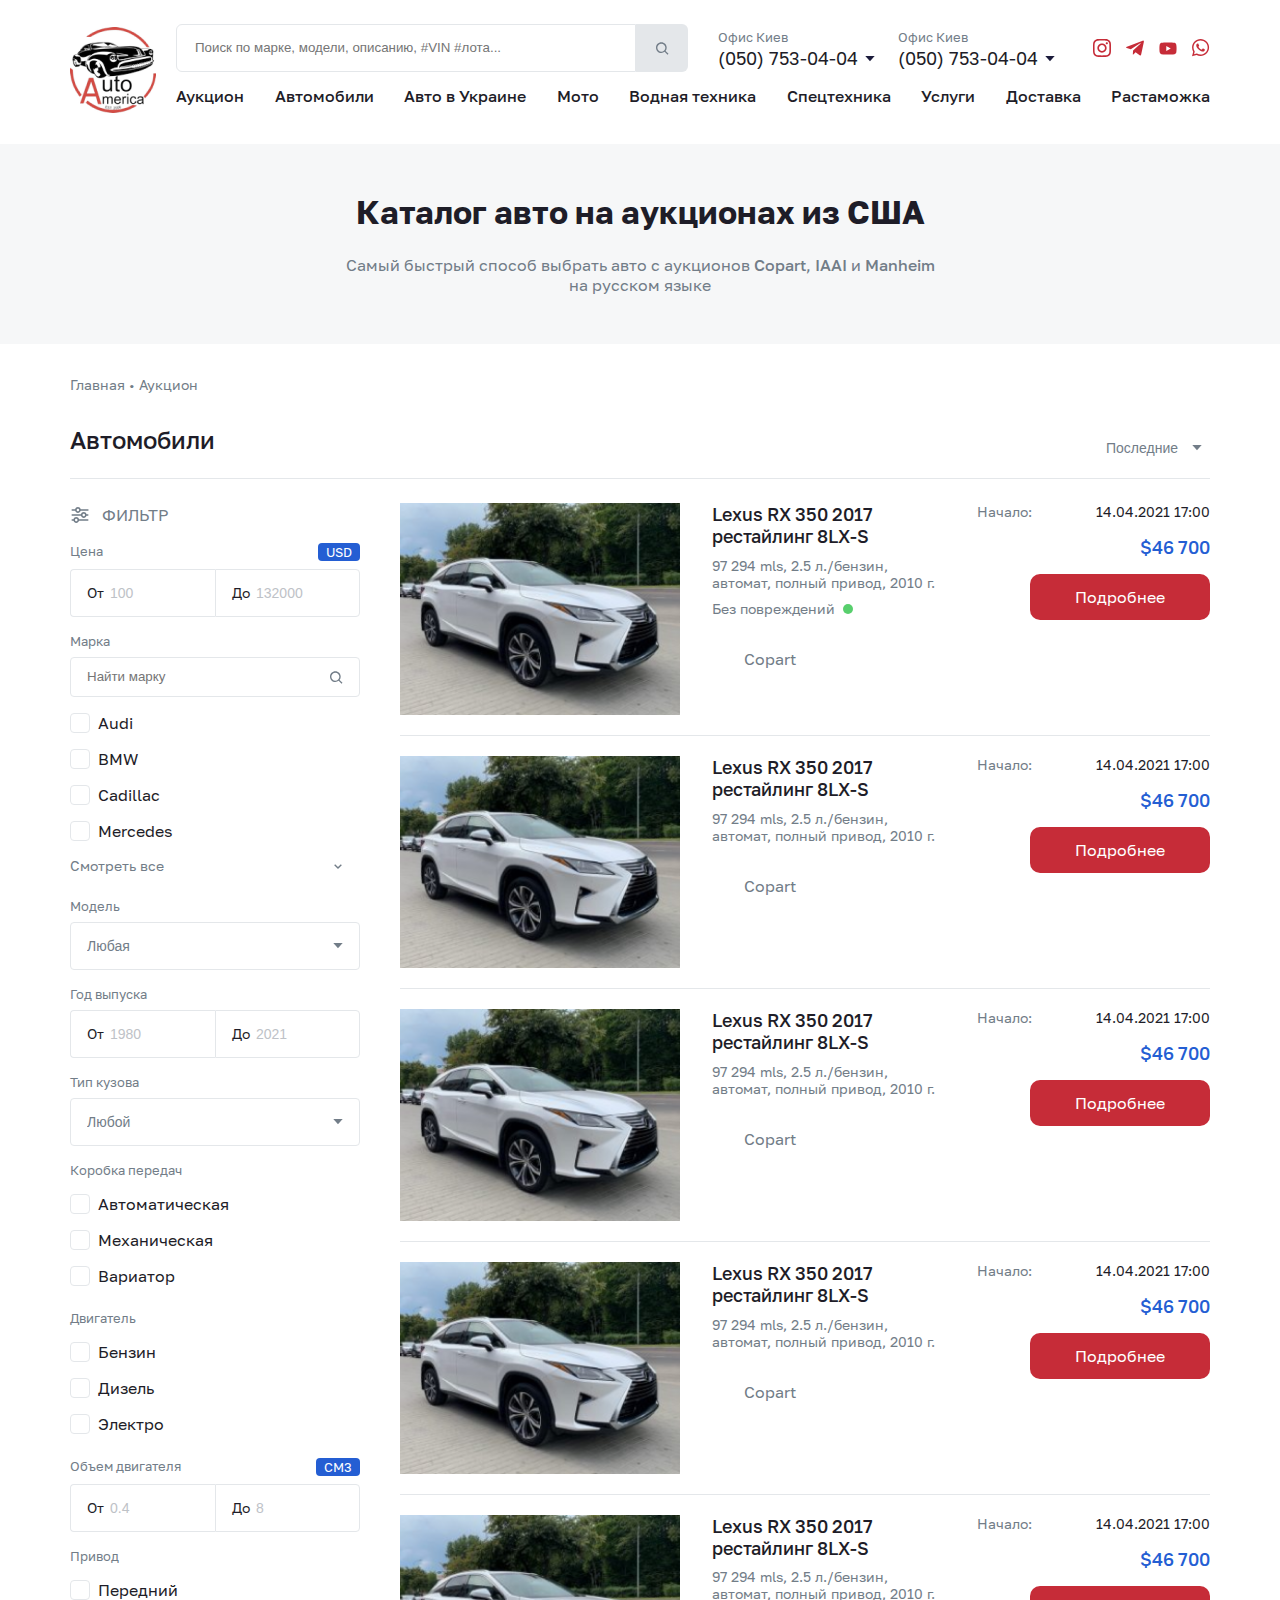
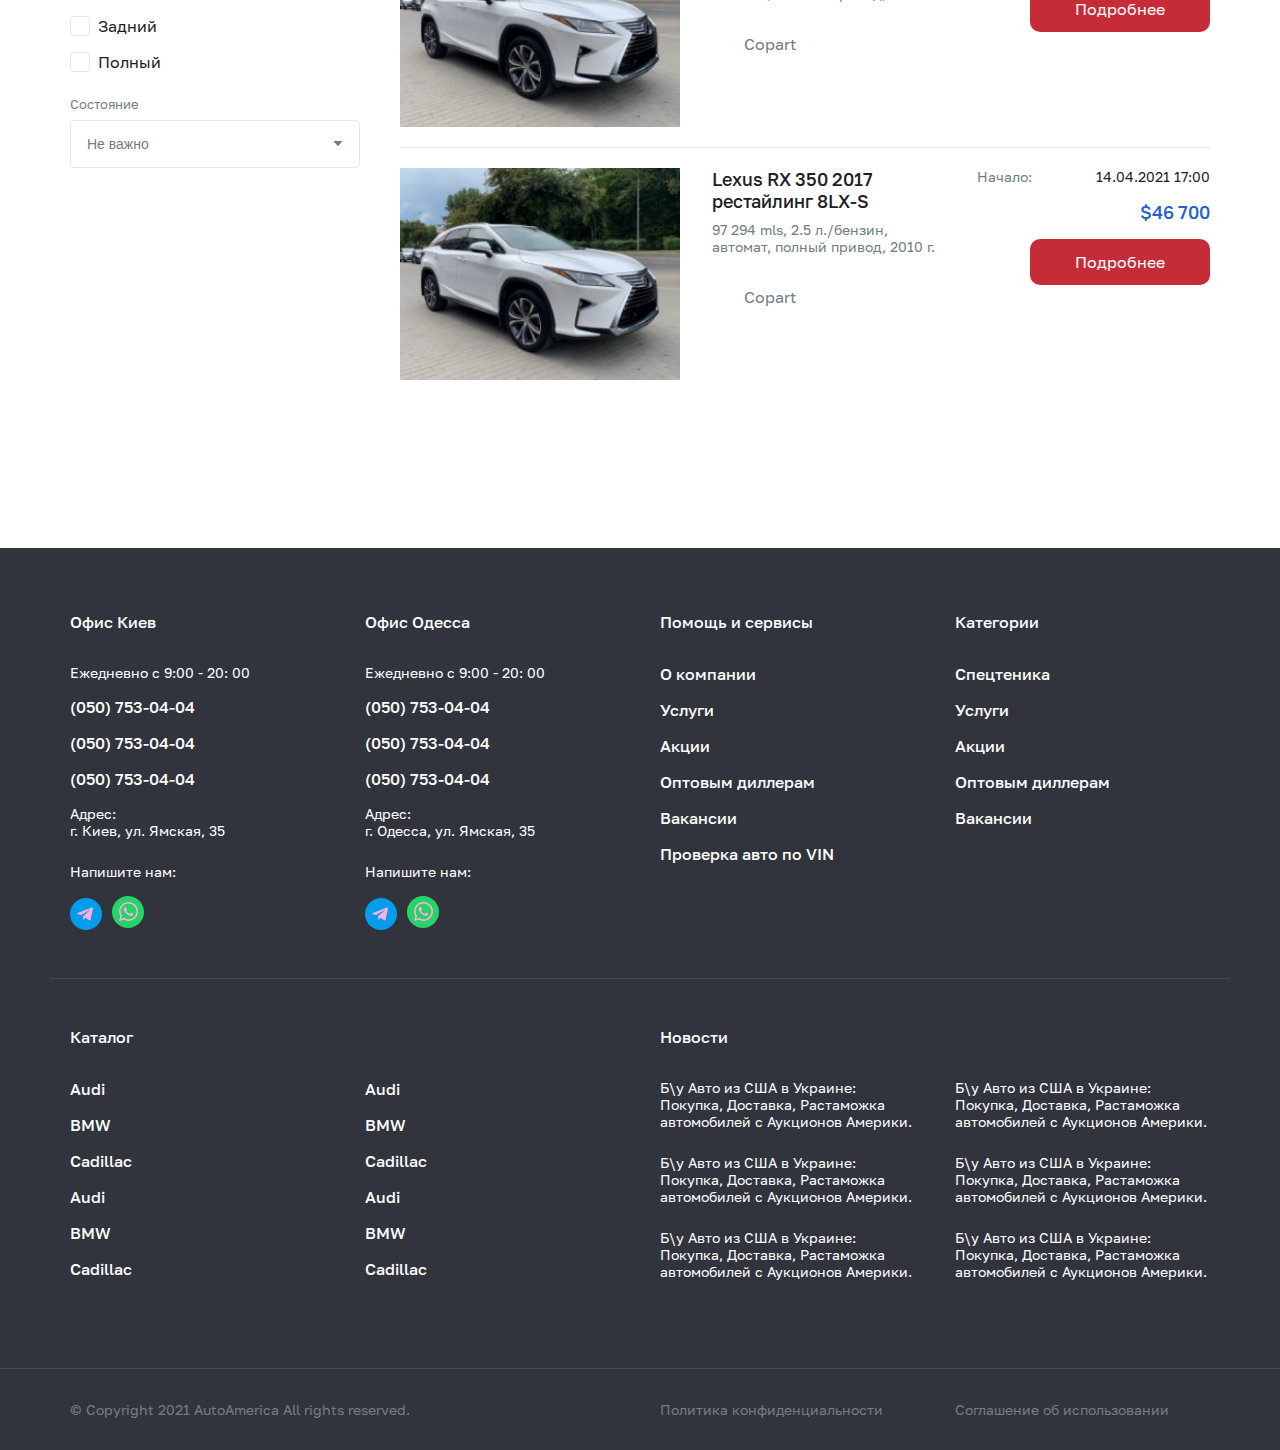
<file: catalog.html>
<!DOCTYPE html>
<html lang="ru">
<head>
    <meta charset="UTF-8">
    <meta http-equiv="X-UA-Compatible" content="IE=edge">
    <meta name="viewport" content="width=device-width, initial-scale=1.0">
    <title>AutoAmerica</title>

    <link rel="stylesheet" href="public/css/common.css">
</head>
<body>
    
    <header class="header">
        <div class="container">
            <div class="row">
                <div class="col">
                    <img src="public/img/logo.png" alt="АвтоАмерика">
                </div>
                <div class="col-grow">
                    <div class="row">
                        <div class="header__search">
                            <input type="text" name="s" placeholder="Поиск по марке, модели, описанию, #VIN #лота...">
                            <input type="submit" value="">
                        </div>
                        <div class="phone">
                            <div class="phone__title">Офис Киев</div>
                            <a href="tel:0507530404" class="phone__number">(050) 753-04-04</a>
                        </div>
                        <div class="phone">
                            <div class="phone__title">Офис Киев</div>
                            <a href="tel:0507530404" class="phone__number">(050) 753-04-04</a>
                        </div>
                        <div class="social">
                            <a href="" class="social__item instagram"></a>
                            <a href="" class="social__item telegram"></a>
                            <a href="" class="social__item youtube"></a>
                            <a href="" class="social__item whatsapp"></a>
                        </div>
                    </div>
                    <div class="row">
                        <nav>
                            <a href="catalog.html">Аукцион</a>
                            <a href="">Автомобили</a>
                            <a href="">Авто в Украине</a>
                            <a href="">Мото</a>
                            <a href="">Водная техника</a>
                            <a href="">Спецтехника</a>
                            <a href="">Услуги</a>
                            <a href="">Доставка</a>
                            <a href="">Растаможка</a>
                        </nav>
                    </div>
                </div>
            </div>
        </div>
    </header>

    <section class="banner banner--page">
        <div class="container">
            <h1>Каталог авто на аукционах из США</h1>
            <h3>Самый быстрый способ выбрать авто с аукционов <strong>Copart</strong>, <strong>IAAI</strong> и <strong>Manheim</strong><br> на русском языке</h3>
        </div>
    </section>

    <div class="bc">
        <div class="container d-flex">
            <a href="/" class="bc__item">Главная</a>
            &nbsp;•&nbsp;
            <span class="bc__item">Аукцион</span>
        </div>
    </div>

    <section class="catalog">
        <div class="container">
            <h2>Автомобили</h2>
            <select name="sort" class="catalog__sort">
                <option value="date">Последние</option>
                <option value="date">Сначала дешевые</option>
                <option value="date">Сначала дорогие</option>
            </select>
            <div class="row">
                <div class="col search__col">
                    <div class="search">
                        <div class="search__header">Фильтр</div>
                        <div class="search__label">Цена<span>USD</span></div>
                        <div class="search__wrapper">
                            <div class="d-flex">
                                <div class="search__range">
                                    <span>От</span>
                                    <input type="number" name="year_start" placeholder="100">
                                </div>
                                <div class="search__range">
                                    <span>До</span>
                                    <input type="number" name="year_end" placeholder="132000">
                                </div>
                            </div>
                        </div>
                        <div class="search__wrapper">
                            <div class="search__label">Марка</div>
                            <input type="text" class="search__search" placeholder="Найти марку">
                            <div class="checkbox__wrapper">
                                <div class="checkbox">
                                    <input type="checkbox">
                                    <div class="checkbox__label">Audi</div>
                                </div>
                                <div class="checkbox">
                                    <input type="checkbox">
                                    <div class="checkbox__label">BMW</div>
                                </div>
                                <div class="checkbox">
                                    <input type="checkbox">
                                    <div class="checkbox__label">Cadillac</div>
                                </div>
                                <div class="checkbox">
                                    <input type="checkbox">
                                    <div class="checkbox__label">Mercedes</div>
                                </div>
                                <div class="checkbox">
                                    <input type="checkbox">
                                    <div class="checkbox__label">Audi</div>
                                </div>
                                <div class="checkbox">
                                    <input type="checkbox">
                                    <div class="checkbox__label">BMW</div>
                                </div>
                                <div class="checkbox">
                                    <input type="checkbox">
                                    <div class="checkbox__label">Cadillac</div>
                                </div>
                                <div class="checkbox">
                                    <input type="checkbox">
                                    <div class="checkbox__label">Mercedes</div>
                                </div>
                            </div>
                            <div class="checkbox__collapser" data-active data-control="checkbox__wrapper">Смотреть все</div>
                        </div>
                        <div class="search__wrapper">
                            <div class="search__label">Модель</div>
                            <select name="model">
                                <option selected disabled>Любая</option>
                                <option value="A4">A4</option>
                            </select>
                        </div>
                        <div class="search__wrapper">
                            <div class="search__label">Год выпуска</div>
                            <div class="d-flex">
                                <div class="search__range">
                                    <span>От</span>
                                    <input type="number" name="year_start" placeholder="1980">
                                </div>
                                <div class="search__range">
                                    <span>До</span>
                                    <input type="number" name="year_end" placeholder="2021">
                                </div>
                            </div>
                        </div>
                        <div class="search__wrapper">
                            <div class="search__label">Тип кузова</div>
                            <select name="model">
                                <option selected disabled>Любой</option>
                                <option value="sedan">Седан</option>
                                <option value="hatchback">Хэтчбэк</option>
                            </select>
                        </div>
                        <div class="search__wrapper">
                            <div class="search__label">Коробка передач</div>
                            <div class="checkbox__wrapper">
                                <div class="checkbox">
                                    <input type="checkbox">
                                    <div class="checkbox__label">Автоматическая</div>
                                </div>
                                <div class="checkbox">
                                    <input type="checkbox">
                                    <div class="checkbox__label">Механическая</div>
                                </div>
                                <div class="checkbox">
                                    <input type="checkbox">
                                    <div class="checkbox__label">Вариатор</div>
                                </div>
                            </div>
                        </div>
                        <div class="search__wrapper">
                            <div class="search__label">Двигатель</div>
                            <div class="checkbox__wrapper">
                                <div class="checkbox">
                                    <input type="checkbox">
                                    <div class="checkbox__label">Бензин</div>
                                </div>
                                <div class="checkbox">
                                    <input type="checkbox">
                                    <div class="checkbox__label">Дизель</div>
                                </div>
                                <div class="checkbox">
                                    <input type="checkbox">
                                    <div class="checkbox__label">Электро</div>
                                </div>
                            </div>
                        </div>
                        <div class="search__wrapper">
                            <div class="search__label">Объем двигателя<span>СМ3</sup></span></div>
                            <div class="d-flex">
                                <div class="search__range">
                                    <span>От</span>
                                    <input type="number" name="year_start" placeholder="0.4">
                                </div>
                                <div class="search__range">
                                    <span>До</span>
                                    <input type="number" name="year_end" placeholder="8">
                                </div>
                            </div>
                        </div>
                        <div class="search__wrapper">
                            <div class="search__label">Привод</div>
                            <div class="checkbox__wrapper">
                                <div class="checkbox">
                                    <input type="checkbox">
                                    <div class="checkbox__label">Передний</div>
                                </div>
                                <div class="checkbox">
                                    <input type="checkbox">
                                    <div class="checkbox__label">Задний</div>
                                </div>
                                <div class="checkbox">
                                    <input type="checkbox">
                                    <div class="checkbox__label">Полный</div>
                                </div>
                            </div>
                        </div>
                        <div class="search__wrapper">
                            <div class="search__label">Состояние</div>
                            <select name="model">
                                <option selected disabled>Не важно</option>
                                <option value="sedan">Без повреждений</option>
                                <option value="hatchback">Аварийное</option>
                            </select>
                        </div>
                    </div>
                </div>
                <div class="col-grow">
                    <div class="catalog__item">
                        <div class="catalog__img">
                            <img src="public/img/auto__img.png" alt="Lexus RX 350 2017">
                        </div>
                        <div class="catalog__infocol">
                            <div class="auto__title">Lexus RX 350 2017 рестайлинг 8LX-S</div>
                            <div class="auto__description">97 294 mls, 2.5 л./бензин, автомат, полный привод, 2010 г.</div>
                            <div class="catalog__state green">Без повреждений</div>
                            <div class="catalog__auction">Copart</div>
                        </div>
                        <div class="catalog__infocol">
                            <div class="catalog__time">
                                Начало:&nbsp;<span>14.04.2021 17:00</span>
                            </div>
                            <div class="auto__price">$46 700</div>
                            <div class="catalog__link">Подробнее</div>
                        </div>
                    </div>
                    <div class="catalog__item">
                        <div class="catalog__img">
                            <img src="public/img/auto__img.png" alt="Lexus RX 350 2017">
                        </div>
                        <div class="catalog__infocol">
                            <div class="auto__title">Lexus RX 350 2017 рестайлинг 8LX-S</div>
                            <div class="auto__description">97 294 mls, 2.5 л./бензин, автомат, полный привод, 2010 г.</div>
                            <div class="catalog__auction">Copart</div>
                        </div>
                        <div class="catalog__infocol">
                            <div class="catalog__time">
                                Начало:&nbsp;<span>14.04.2021 17:00</span>
                            </div>
                            <div class="auto__price">$46 700</div>
                            <div class="catalog__link">Подробнее</div>
                        </div>
                    </div>
                    <div class="catalog__item">
                        <div class="catalog__img">
                            <img src="public/img/auto__img.png" alt="Lexus RX 350 2017">
                        </div>
                        <div class="catalog__infocol">
                            <div class="auto__title">Lexus RX 350 2017 рестайлинг 8LX-S</div>
                            <div class="auto__description">97 294 mls, 2.5 л./бензин, автомат, полный привод, 2010 г.</div>
                            <div class="catalog__auction">Copart</div>
                        </div>
                        <div class="catalog__infocol">
                            <div class="catalog__time">
                                Начало:&nbsp;<span>14.04.2021 17:00</span>
                            </div>
                            <div class="auto__price">$46 700</div>
                            <div class="catalog__link">Подробнее</div>
                        </div>
                    </div>
                    <div class="catalog__item">
                        <div class="catalog__img">
                            <img src="public/img/auto__img.png" alt="Lexus RX 350 2017">
                        </div>
                        <div class="catalog__infocol">
                            <div class="auto__title">Lexus RX 350 2017 рестайлинг 8LX-S</div>
                            <div class="auto__description">97 294 mls, 2.5 л./бензин, автомат, полный привод, 2010 г.</div>
                            <div class="catalog__auction">Copart</div>
                        </div>
                        <div class="catalog__infocol">
                            <div class="catalog__time">
                                Начало:&nbsp;<span>14.04.2021 17:00</span>
                            </div>
                            <div class="auto__price">$46 700</div>
                            <div class="catalog__link">Подробнее</div>
                        </div>
                    </div>
                    <div class="catalog__item">
                        <div class="catalog__img">
                            <img src="public/img/auto__img.png" alt="Lexus RX 350 2017">
                        </div>
                        <div class="catalog__infocol">
                            <div class="auto__title">Lexus RX 350 2017 рестайлинг 8LX-S</div>
                            <div class="auto__description">97 294 mls, 2.5 л./бензин, автомат, полный привод, 2010 г.</div>
                            <div class="catalog__auction">Copart</div>
                        </div>
                        <div class="catalog__infocol">
                            <div class="catalog__time">
                                Начало:&nbsp;<span>14.04.2021 17:00</span>
                            </div>
                            <div class="auto__price">$46 700</div>
                            <div class="catalog__link">Подробнее</div>
                        </div>
                    </div>
                    <div class="catalog__item">
                        <div class="catalog__img">
                            <img src="public/img/auto__img.png" alt="Lexus RX 350 2017">
                        </div>
                        <div class="catalog__infocol">
                            <div class="auto__title">Lexus RX 350 2017 рестайлинг 8LX-S</div>
                            <div class="auto__description">97 294 mls, 2.5 л./бензин, автомат, полный привод, 2010 г.</div>
                            <div class="catalog__auction">Copart</div>
                        </div>
                        <div class="catalog__infocol">
                            <div class="catalog__time">
                                Начало:&nbsp;<span>14.04.2021 17:00</span>
                            </div>
                            <div class="auto__price">$46 700</div>
                            <div class="catalog__link">Подробнее</div>
                        </div>
                    </div>
                </div>
            </div>
        </div>
    </section>

    <footer class="footer">
        <div class="container">
            <div class="row">
                <div class="col-25">
                    <div class="footer__title">Офис Киев</div>
                    <div class="footer__subtitle">Ежедневно с 9:00 - 20: 00</div>
                    <a href="tel:0507530404" class="footer__link">(050) 753-04-04</a>
                    <a href="tel:0507530404" class="footer__link">(050) 753-04-04</a>
                    <a href="tel:0507530404" class="footer__link">(050) 753-04-04</a>
                    <div class="footer__subtitle">Адрес:<br> г. Киев, ул. Ямская, 35</div>
                    <div class="footer__subtitle footer__subtitle--social">Напишите нам:</div>
                    <div class="footer__social telegram">
                        <img src="public/img/social/telegram.svg" alt="Telegram">
                    </div>
                    <div class="footer__social whatsapp">
                        <img src="public/img/social/whatsapp.svg" alt="Whatsapp">
                    </div>
                </div>
                <div class="col-25">
                    <div class="footer__title">Офис Одесса</div>
                    <div class="footer__subtitle">Ежедневно с 9:00 - 20: 00</div>
                    <a href="tel:0507530404" class="footer__link">(050) 753-04-04</a>
                    <a href="tel:0507530404" class="footer__link">(050) 753-04-04</a>
                    <a href="tel:0507530404" class="footer__link">(050) 753-04-04</a>
                    <div class="footer__subtitle">Адрес:<br> г. Одесса, ул. Ямская, 35</div>
                    <div class="footer__subtitle footer__subtitle--social">Напишите нам:</div>
                    <div class="footer__social telegram">
                        <img src="public/img/social/telegram.svg" alt="Telegram">
                    </div>
                    <div class="footer__social whatsapp">
                        <img src="public/img/social/whatsapp.svg" alt="Whatsapp">
                    </div>
                </div>
                <div class="col-25">
                    <div class="footer__title">Помощь и сервисы</div>
                    <a href="/" class="footer__link">О компании</a>
                    <a href="/" class="footer__link">Услуги</a>
                    <a href="/" class="footer__link">Акции</a>
                    <a href="/" class="footer__link">Оптовым диллерам</a>
                    <a href="/" class="footer__link">Вакансии</a>
                    <a href="/" class="footer__link">Проверка авто по VIN</a>
                </div>
                <div class="col-25">
                    <div class="footer__title">Категории</div>
                    <a href="/" class="footer__link">Спецтеника</a>
                    <a href="/" class="footer__link">Услуги</a>
                    <a href="/" class="footer__link">Акции</a>
                    <a href="/" class="footer__link">Оптовым диллерам</a>
                    <a href="/" class="footer__link">Вакансии</a>
                </div>
            </div>
            <div class="row">
                <div class="col-50">
                    <div class="footer__title">Каталог</div>
                    <div class="row">
                        <div class="col-50">
                            <a href="/" class="footer__link">Audi</a>
                            <a href="/" class="footer__link">BMW</a>
                            <a href="/" class="footer__link">Cadillac</a>
                            <a href="/" class="footer__link">Audi</a>
                            <a href="/" class="footer__link">BMW</a>
                            <a href="/" class="footer__link">Cadillac</a>
                        </div>
                        <div class="col-50">
                            <a href="/" class="footer__link">Audi</a>
                            <a href="/" class="footer__link">BMW</a>
                            <a href="/" class="footer__link">Cadillac</a>
                            <a href="/" class="footer__link">Audi</a>
                            <a href="/" class="footer__link">BMW</a>
                            <a href="/" class="footer__link">Cadillac</a>
                        </div>
                    </div>
                </div>
                <div class="col-50">
                    <div class="footer__title">Новости</div>
                    <div class="row">
                        <div class="col-50">
                            <div class="footer__news">Б\у Авто из США в Украине: Покупка, Доставка, Растаможка автомобилей с Аукционов Америки.</div>
                            <div class="footer__news">Б\у Авто из США в Украине: Покупка, Доставка, Растаможка автомобилей с Аукционов Америки.</div>
                            <div class="footer__news">Б\у Авто из США в Украине: Покупка, Доставка, Растаможка автомобилей с Аукционов Америки.</div>
                        </div>
                        <div class="col-50">
                            <div class="footer__news">Б\у Авто из США в Украине: Покупка, Доставка, Растаможка автомобилей с Аукционов Америки.</div>
                            <div class="footer__news">Б\у Авто из США в Украине: Покупка, Доставка, Растаможка автомобилей с Аукционов Америки.</div>
                            <div class="footer__news">Б\у Авто из США в Украине: Покупка, Доставка, Растаможка автомобилей с Аукционов Америки.</div>
                        </div>
                    </div>
                </div>
            </div>
        </div>
    </footer>

    <section class="copyright">
        <div class="container">
            <div class="row">
                <div class="col-50">
                    © Copyright 2021 AutoAmerica All rights reserved.
                </div>
                <div class="col-25">
                    <a href="">Политика конфиденциальности</a>
                </div>
                <div class="col-25">
                    <a href="">Соглашение об использовании</a>
                </div>
            </div>
        </div>
    </section>

    <script src="https://ajax.googleapis.com/ajax/libs/jquery/3.6.0/jquery.min.js"></script>
    <script src="public/js/main.js"></script>

</body>
</html>
</file>
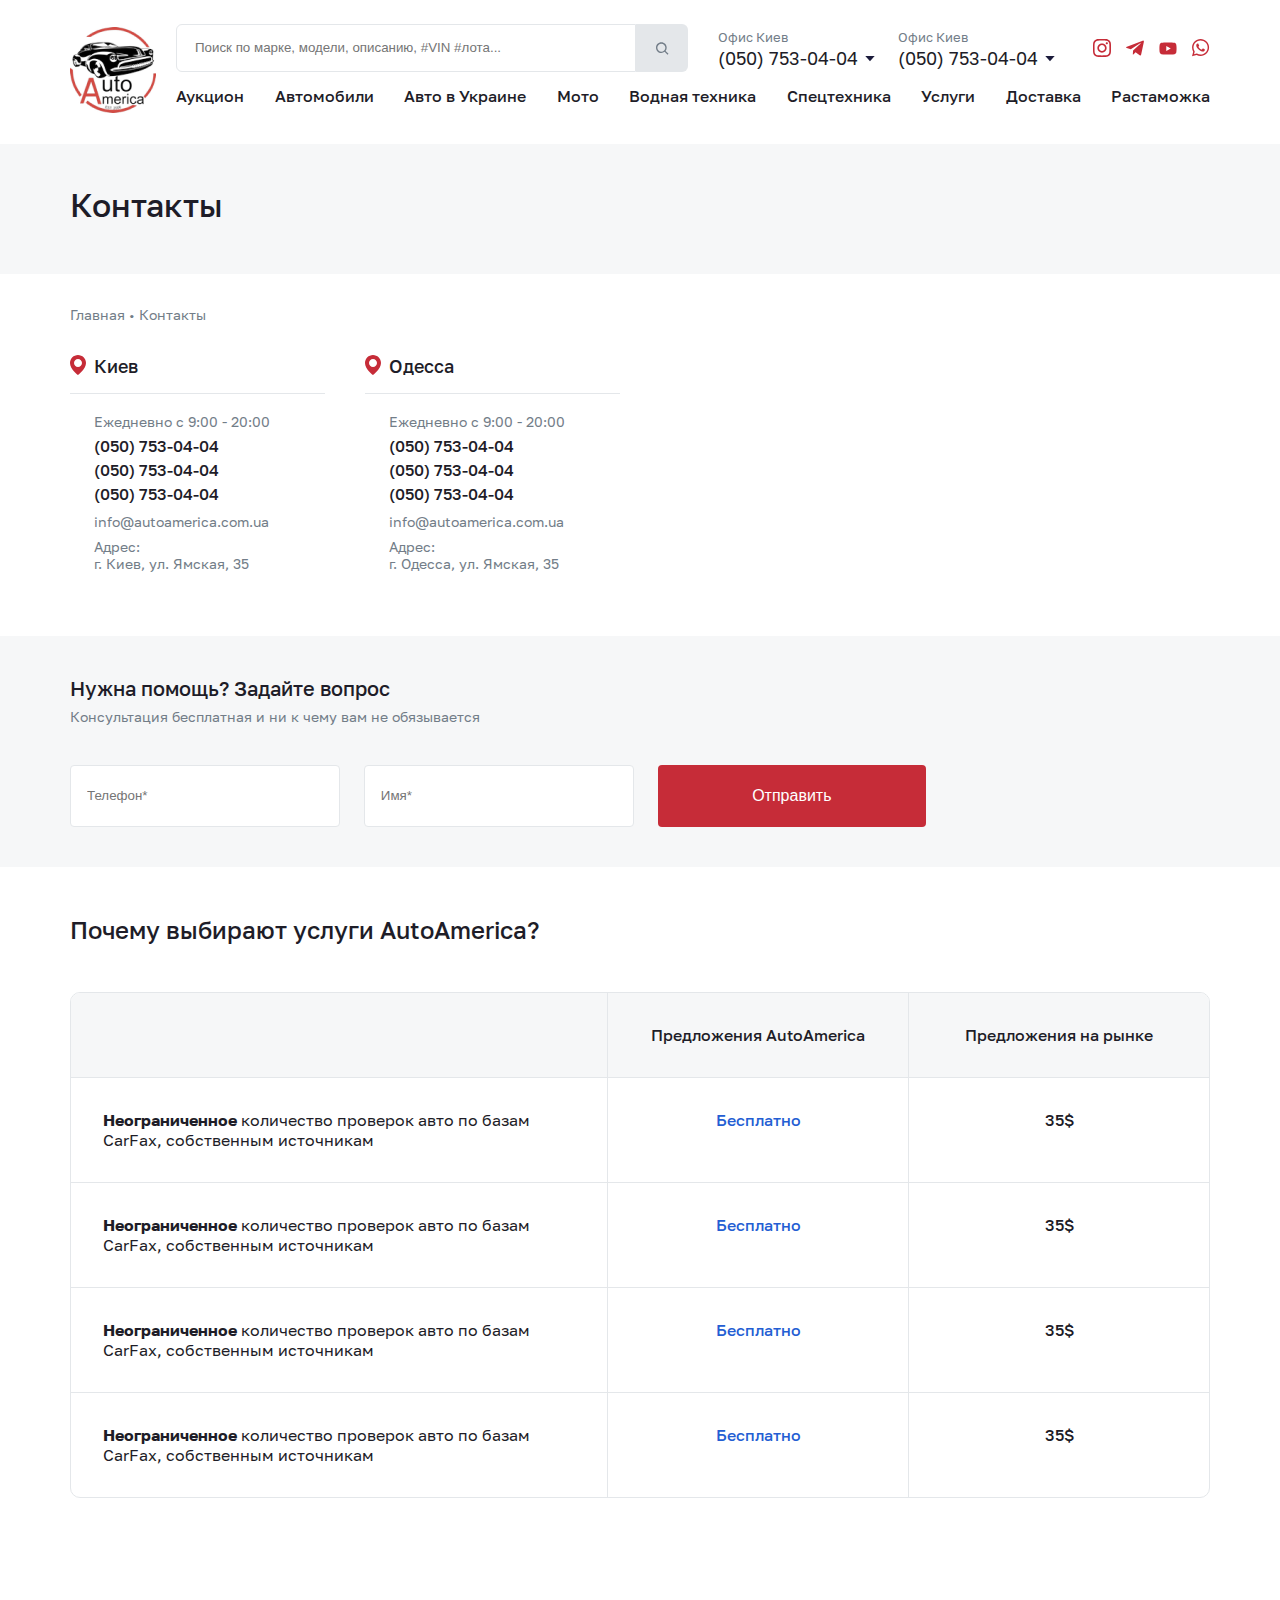
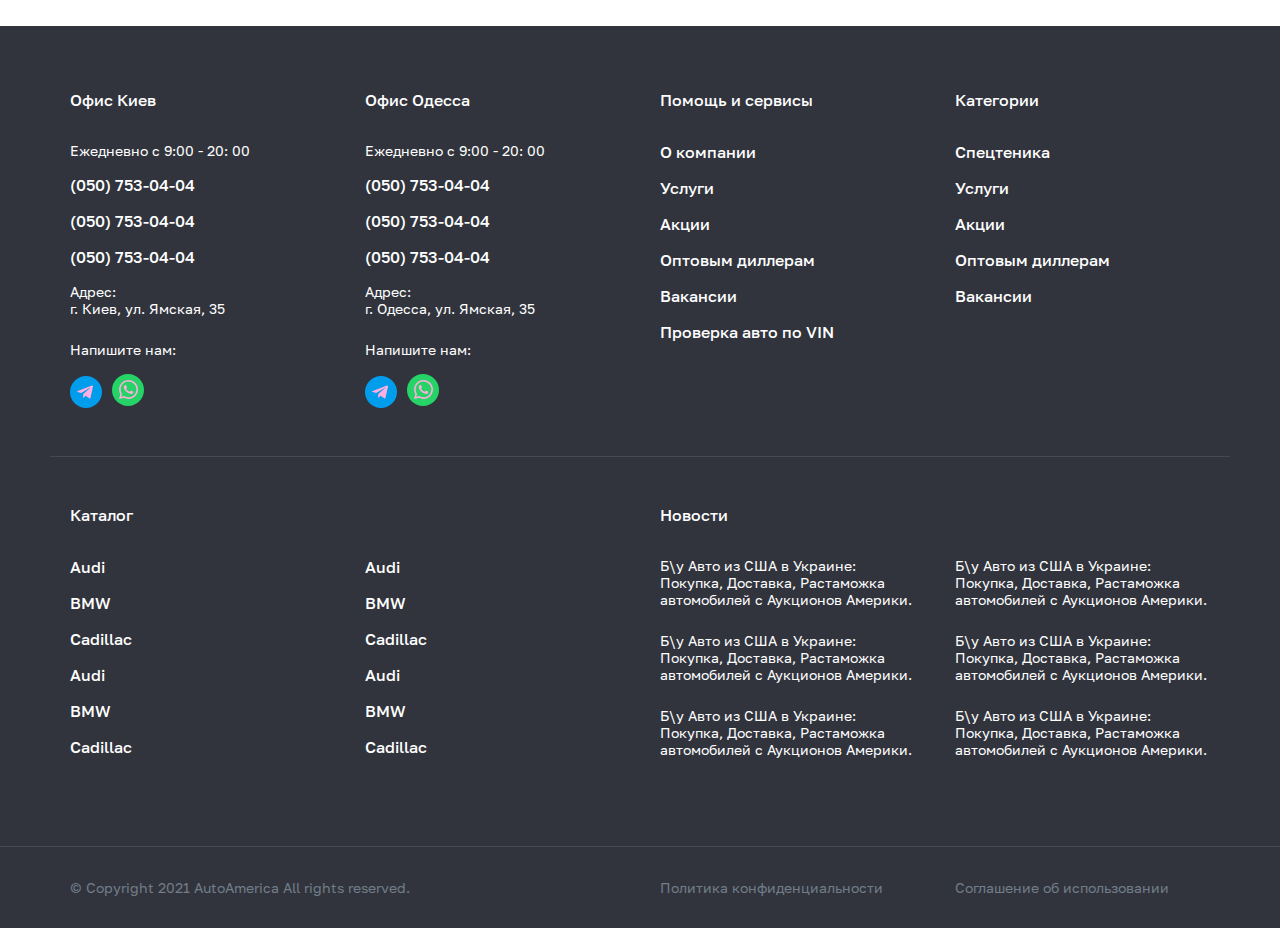
<file: contact.html>
<!DOCTYPE html>
<html lang="ru">
<head>
    <meta charset="UTF-8">
    <meta http-equiv="X-UA-Compatible" content="IE=edge">
    <meta name="viewport" content="width=device-width, initial-scale=1.0">
    <title>AutoAmerica</title>

    <link rel="stylesheet" href="public/css/common.css">
</head>
<body>
    
    <header class="header">
        <div class="container">
            <div class="row">
                <div class="col">
                    <img src="public/img/logo.png" alt="АвтоАмерика">
                </div>
                <div class="col-grow">
                    <div class="row">
                        <div class="header__search">
                            <input type="text" name="s" placeholder="Поиск по марке, модели, описанию, #VIN #лота...">
                            <input type="submit" value="">
                        </div>
                        <div class="phone">
                            <div class="phone__title">Офис Киев</div>
                            <a href="tel:0507530404" class="phone__number">(050) 753-04-04</a>
                        </div>
                        <div class="phone">
                            <div class="phone__title">Офис Киев</div>
                            <a href="tel:0507530404" class="phone__number">(050) 753-04-04</a>
                        </div>
                        <div class="social">
                            <a href="" class="social__item instagram"></a>
                            <a href="" class="social__item telegram"></a>
                            <a href="" class="social__item youtube"></a>
                            <a href="" class="social__item whatsapp"></a>
                        </div>
                    </div>
                    <div class="row">
                        <nav>
                            <a href="catalog.html">Аукцион</a>
                            <a href="">Автомобили</a>
                            <a href="">Авто в Украине</a>
                            <a href="">Мото</a>
                            <a href="">Водная техника</a>
                            <a href="">Спецтехника</a>
                            <a href="">Услуги</a>
                            <a href="">Доставка</a>
                            <a href="">Растаможка</a>
                        </nav>
                    </div>
                </div>
            </div>
        </div>
    </header>

    <section class="banner banner--news">
        <div class="container">
            <h1>Контакты</h1>
        </div>
    </section>

    <div class="bc">
        <div class="container d-flex">
            <a href="/" class="bc__item">Главная</a>
            &nbsp;•&nbsp;
            <span class="bc__item">Контакты</span>
        </div>
    </div>

    <section class="contact">
        <div class="container">
            <div class="row">
                <div class="col-25">
                    <div class="contact__item">
                        <div class="contact__title">Киев</div>
                        <div class="contact__content">
                            <div class="contact__time">Ежедневно с 9:00 - 20:00</div>
                            <a href="tel:0507530404" class="contact__phone">(050) 753-04-04</a>
                            <a href="tel:0507530404" class="contact__phone">(050) 753-04-04</a>
                            <a href="tel:0507530404" class="contact__phone">(050) 753-04-04</a>
                            <a href="mailto:info@autoamerica.com.ua" class="contact__email">info@autoamerica.com.ua</a>
                            <div class="contact__address">
                                Адрес:<br>
                                г. Киев, ул. Ямская, 35
                            </div>
                        </div>
                    </div>
                </div>
                <div class="col-25">
                    <div class="contact__item">
                        <div class="contact__title">Одесса</div>
                        <div class="contact__content">
                            <div class="contact__time">Ежедневно с 9:00 - 20:00</div>
                            <a href="tel:0507530404" class="contact__phone">(050) 753-04-04</a>
                            <a href="tel:0507530404" class="contact__phone">(050) 753-04-04</a>
                            <a href="tel:0507530404" class="contact__phone">(050) 753-04-04</a>
                            <a href="mailto:info@autoamerica.com.ua" class="contact__email">info@autoamerica.com.ua</a>
                            <div class="contact__address">
                                Адрес:<br>
                                г. Одесса, ул. Ямская, 35
                            </div>
                        </div>
                    </div>
                </div>
            </div>
        </div>
    </section>

    <section class="consult">
        <div class="container">
            <div class="consult__title">Нужна помощь? Задайте вопрос</div>
            <div class="consult__subtitle">Консультация бесплатная и ни к чему вам не обязывается</div>
            <form class="form">
                <input type="text" name="phone" placeholder="Телефон*">
                <input type="text" name="username" placeholder="Имя*">
                <input type="submit" value="Отправить">
            </form>
        </div>
    </section>

    <section class="features">
        <div class="container">
            <h2>Почему выбирают услуги AutoAmerica?</h2>
            <div class="features__content">
                <div class="features__row">
                    <div class="features__item"></div>
                    <div class="features__item">Предложения AutoAmerica</div>
                    <div class="features__item">Предложения  на рынке</div>
                </div>
                <div class="features__row">
                    <div class="features__item"><strong>Неограниченное</strong> количество проверок авто по базам CarFax, собственным источникам</div>
                    <div class="features__item">Бесплатно</div>
                    <div class="features__item">35$</div>
                </div>
                <div class="features__row">
                    <div class="features__item"><strong>Неограниченное</strong> количество проверок авто по базам CarFax, собственным источникам</div>
                    <div class="features__item">Бесплатно</div>
                    <div class="features__item">35$</div>
                </div>
                <div class="features__row">
                    <div class="features__item"><strong>Неограниченное</strong> количество проверок авто по базам CarFax, собственным источникам</div>
                    <div class="features__item">Бесплатно</div>
                    <div class="features__item">35$</div>
                </div>
                <div class="features__row">
                    <div class="features__item"><strong>Неограниченное</strong> количество проверок авто по базам CarFax, собственным источникам</div>
                    <div class="features__item">Бесплатно</div>
                    <div class="features__item">35$</div>
                </div>
            </div>
        </div>
    </section>

    <footer class="footer">
        <div class="container">
            <div class="row">
                <div class="col-25">
                    <div class="footer__title">Офис Киев</div>
                    <div class="footer__subtitle">Ежедневно с 9:00 - 20: 00</div>
                    <a href="tel:0507530404" class="footer__link">(050) 753-04-04</a>
                    <a href="tel:0507530404" class="footer__link">(050) 753-04-04</a>
                    <a href="tel:0507530404" class="footer__link">(050) 753-04-04</a>
                    <div class="footer__subtitle">Адрес:<br> г. Киев, ул. Ямская, 35</div>
                    <div class="footer__subtitle footer__subtitle--social">Напишите нам:</div>
                    <div class="footer__social telegram">
                        <img src="public/img/social/telegram.svg" alt="Telegram">
                    </div>
                    <div class="footer__social whatsapp">
                        <img src="public/img/social/whatsapp.svg" alt="Whatsapp">
                    </div>
                </div>
                <div class="col-25">
                    <div class="footer__title">Офис Одесса</div>
                    <div class="footer__subtitle">Ежедневно с 9:00 - 20: 00</div>
                    <a href="tel:0507530404" class="footer__link">(050) 753-04-04</a>
                    <a href="tel:0507530404" class="footer__link">(050) 753-04-04</a>
                    <a href="tel:0507530404" class="footer__link">(050) 753-04-04</a>
                    <div class="footer__subtitle">Адрес:<br> г. Одесса, ул. Ямская, 35</div>
                    <div class="footer__subtitle footer__subtitle--social">Напишите нам:</div>
                    <div class="footer__social telegram">
                        <img src="public/img/social/telegram.svg" alt="Telegram">
                    </div>
                    <div class="footer__social whatsapp">
                        <img src="public/img/social/whatsapp.svg" alt="Whatsapp">
                    </div>
                </div>
                <div class="col-25">
                    <div class="footer__title">Помощь и сервисы</div>
                    <a href="/" class="footer__link">О компании</a>
                    <a href="/" class="footer__link">Услуги</a>
                    <a href="/" class="footer__link">Акции</a>
                    <a href="/" class="footer__link">Оптовым диллерам</a>
                    <a href="/" class="footer__link">Вакансии</a>
                    <a href="/" class="footer__link">Проверка авто по VIN</a>
                </div>
                <div class="col-25">
                    <div class="footer__title">Категории</div>
                    <a href="/" class="footer__link">Спецтеника</a>
                    <a href="/" class="footer__link">Услуги</a>
                    <a href="/" class="footer__link">Акции</a>
                    <a href="/" class="footer__link">Оптовым диллерам</a>
                    <a href="/" class="footer__link">Вакансии</a>
                </div>
            </div>
            <div class="row">
                <div class="col-50">
                    <div class="footer__title">Каталог</div>
                    <div class="row">
                        <div class="col-50">
                            <a href="/" class="footer__link">Audi</a>
                            <a href="/" class="footer__link">BMW</a>
                            <a href="/" class="footer__link">Cadillac</a>
                            <a href="/" class="footer__link">Audi</a>
                            <a href="/" class="footer__link">BMW</a>
                            <a href="/" class="footer__link">Cadillac</a>
                        </div>
                        <div class="col-50">
                            <a href="/" class="footer__link">Audi</a>
                            <a href="/" class="footer__link">BMW</a>
                            <a href="/" class="footer__link">Cadillac</a>
                            <a href="/" class="footer__link">Audi</a>
                            <a href="/" class="footer__link">BMW</a>
                            <a href="/" class="footer__link">Cadillac</a>
                        </div>
                    </div>
                </div>
                <div class="col-50">
                    <div class="footer__title">Новости</div>
                    <div class="row">
                        <div class="col-50">
                            <div class="footer__news">Б\у Авто из США в Украине: Покупка, Доставка, Растаможка автомобилей с Аукционов Америки.</div>
                            <div class="footer__news">Б\у Авто из США в Украине: Покупка, Доставка, Растаможка автомобилей с Аукционов Америки.</div>
                            <div class="footer__news">Б\у Авто из США в Украине: Покупка, Доставка, Растаможка автомобилей с Аукционов Америки.</div>
                        </div>
                        <div class="col-50">
                            <div class="footer__news">Б\у Авто из США в Украине: Покупка, Доставка, Растаможка автомобилей с Аукционов Америки.</div>
                            <div class="footer__news">Б\у Авто из США в Украине: Покупка, Доставка, Растаможка автомобилей с Аукционов Америки.</div>
                            <div class="footer__news">Б\у Авто из США в Украине: Покупка, Доставка, Растаможка автомобилей с Аукционов Америки.</div>
                        </div>
                    </div>
                </div>
            </div>
        </div>
    </footer>

    <section class="copyright">
        <div class="container">
            <div class="row">
                <div class="col-50">
                    © Copyright 2021 AutoAmerica All rights reserved.
                </div>
                <div class="col-25">
                    <a href="">Политика конфиденциальности</a>
                </div>
                <div class="col-25">
                    <a href="">Соглашение об использовании</a>
                </div>
            </div>
        </div>
    </section>

    <script src="https://ajax.googleapis.com/ajax/libs/jquery/3.6.0/jquery.min.js"></script>
    <script src="public/js/main.js"></script>

</body>
</html>
</file>
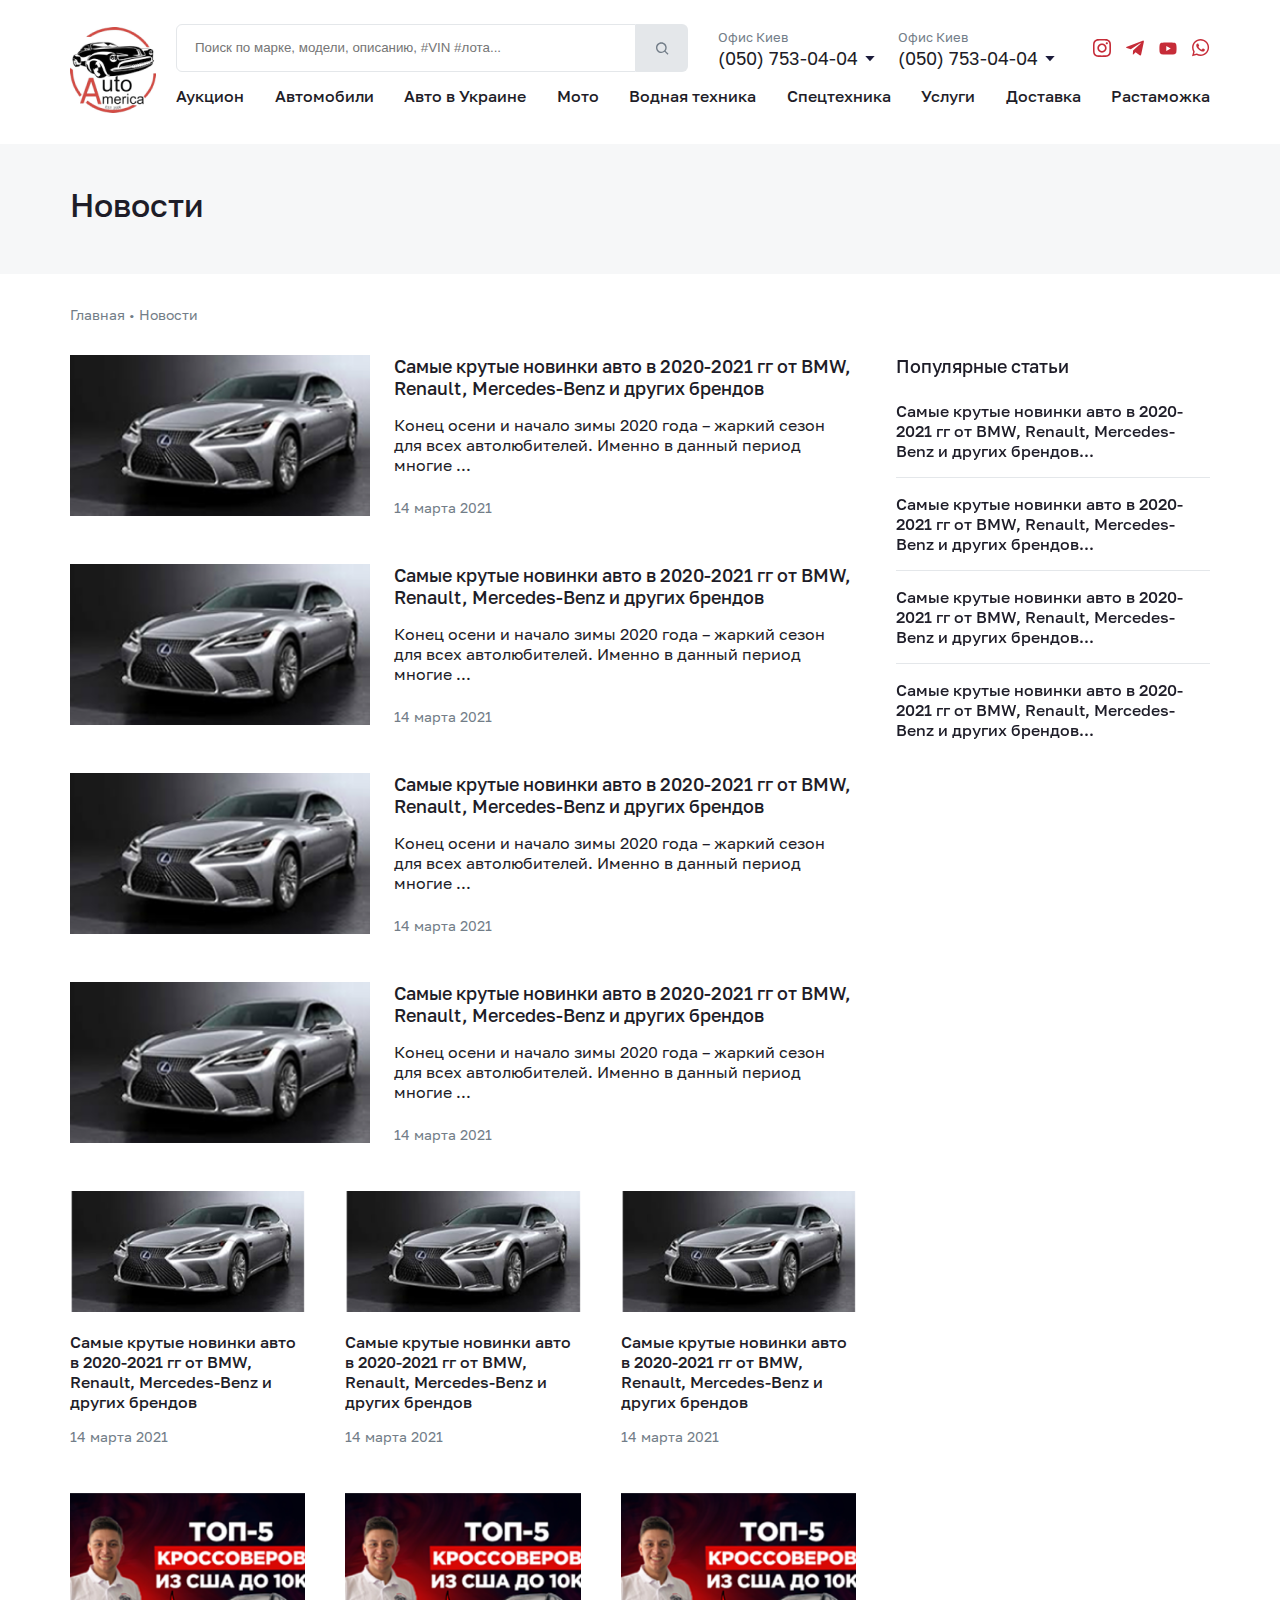
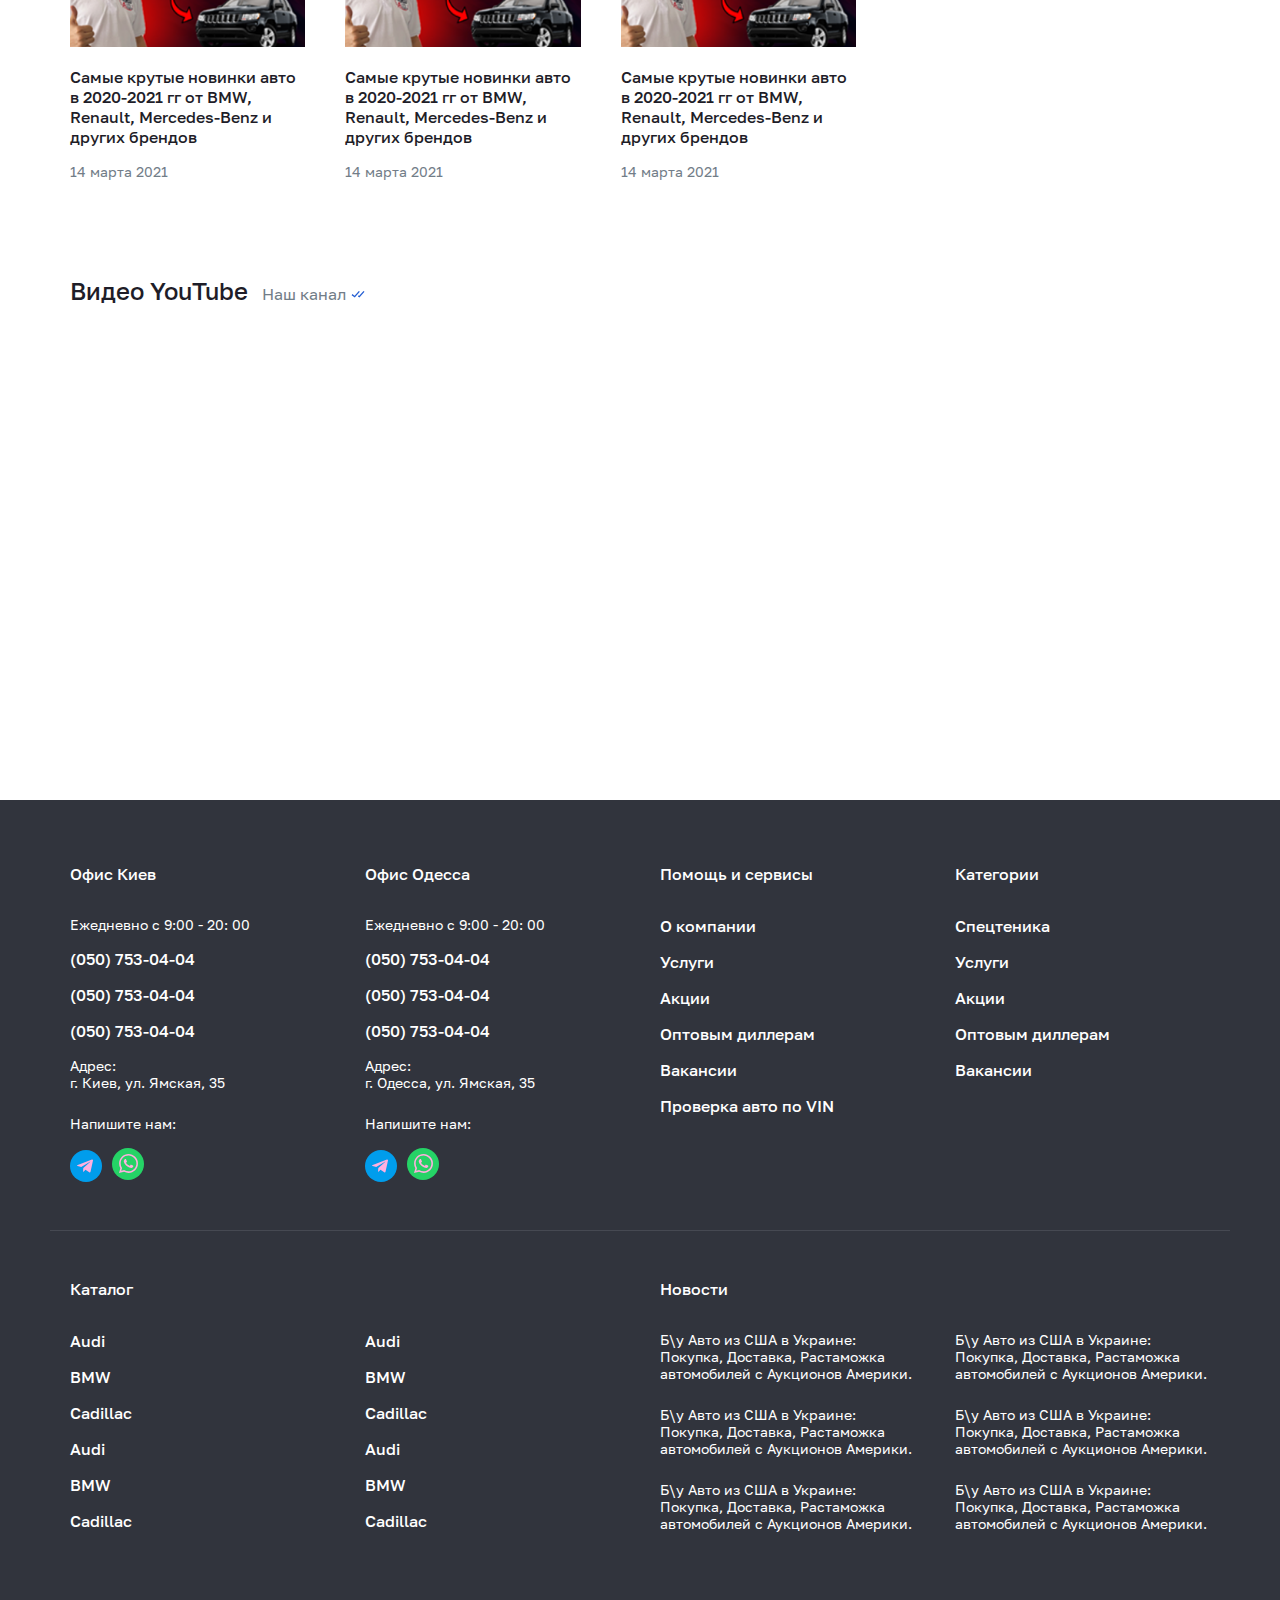
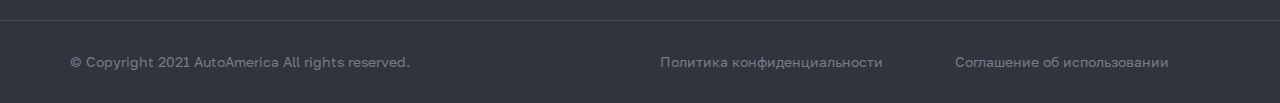
<file: news.html>
<!DOCTYPE html>
<html lang="ru">
<head>
    <meta charset="UTF-8">
    <meta http-equiv="X-UA-Compatible" content="IE=edge">
    <meta name="viewport" content="width=device-width, initial-scale=1.0">
    <title>AutoAmerica</title>

    <link rel="stylesheet" href="public/css/common.css">
</head>
<body>
    
    <header class="header">
        <div class="container">
            <div class="row">
                <div class="col">
                    <img src="public/img/logo.png" alt="АвтоАмерика">
                </div>
                <div class="col-grow">
                    <div class="row">
                        <div class="header__search">
                            <input type="text" name="s" placeholder="Поиск по марке, модели, описанию, #VIN #лота...">
                            <input type="submit" value="">
                        </div>
                        <div class="phone">
                            <div class="phone__title">Офис Киев</div>
                            <a href="tel:0507530404" class="phone__number">(050) 753-04-04</a>
                        </div>
                        <div class="phone">
                            <div class="phone__title">Офис Киев</div>
                            <a href="tel:0507530404" class="phone__number">(050) 753-04-04</a>
                        </div>
                        <div class="social">
                            <a href="" class="social__item instagram"></a>
                            <a href="" class="social__item telegram"></a>
                            <a href="" class="social__item youtube"></a>
                            <a href="" class="social__item whatsapp"></a>
                        </div>
                    </div>
                    <div class="row">
                        <nav>
                            <a href="catalog.html">Аукцион</a>
                            <a href="">Автомобили</a>
                            <a href="">Авто в Украине</a>
                            <a href="">Мото</a>
                            <a href="">Водная техника</a>
                            <a href="">Спецтехника</a>
                            <a href="">Услуги</a>
                            <a href="">Доставка</a>
                            <a href="">Растаможка</a>
                        </nav>
                    </div>
                </div>
            </div>
        </div>
    </header>

    <section class="banner banner--news">
        <div class="container">
            <h1>Новости</h1>
        </div>
    </section>

    <div class="bc">
        <div class="container d-flex">
            <a href="/" class="bc__item">Главная</a>
            &nbsp;•&nbsp;
            <span class="bc__item">Новости</span>
        </div>
    </div>

    <section class="news">
        <div class="container">
            <div class="row">
                <div class="col-70">
                    <a href="/" class="news__item">
                        <div class="news__img">
                            <img src="public/img/news__img.png" alt="Новости">
                        </div>
                        <div class="news__info">
                            <div class="news__title">Самые крутые новинки авто в 2020-2021 гг от BMW, Renault, Mercedes-Benz и других брендов</div>
                            <div class="news__description">Конец осени и начало зимы 2020 года – жаркий сезон для всех автолюбителей. Именно в данный период многие ...</div>
                            <div class="news__date">14 марта 2021</div>
                        </div>
                    </a>
                    <a href="/" class="news__item">
                        <div class="news__img">
                            <img src="public/img/news__img.png" alt="Новости">
                        </div>
                        <div class="news__info">
                            <div class="news__title">Самые крутые новинки авто в 2020-2021 гг от BMW, Renault, Mercedes-Benz и других брендов</div>
                            <div class="news__description">Конец осени и начало зимы 2020 года – жаркий сезон для всех автолюбителей. Именно в данный период многие ...</div>
                            <div class="news__date">14 марта 2021</div>
                        </div>
                    </a>
                    <a href="/" class="news__item">
                        <div class="news__img">
                            <img src="public/img/news__img.png" alt="Новости">
                        </div>
                        <div class="news__info">
                            <div class="news__title">Самые крутые новинки авто в 2020-2021 гг от BMW, Renault, Mercedes-Benz и других брендов</div>
                            <div class="news__description">Конец осени и начало зимы 2020 года – жаркий сезон для всех автолюбителей. Именно в данный период многие ...</div>
                            <div class="news__date">14 марта 2021</div>
                        </div>
                    </a>
                    <a href="/" class="news__item">
                        <div class="news__img">
                            <img src="public/img/news__img.png" alt="Новости">
                        </div>
                        <div class="news__info">
                            <div class="news__title">Самые крутые новинки авто в 2020-2021 гг от BMW, Renault, Mercedes-Benz и других брендов</div>
                            <div class="news__description">Конец осени и начало зимы 2020 года – жаркий сезон для всех автолюбителей. Именно в данный период многие ...</div>
                            <div class="news__date">14 марта 2021</div>
                        </div>
                    </a>
                    <div class="row">
                        <div class="col-33">
                            <a href="/" class="news__item news__item--alt">
                                <div class="news__img">
                                    <img src="public/img/news__img.png" alt="Новости">
                                </div>
                                <div class="news__info">
                                    <div class="news__title">Самые крутые новинки авто в 2020-2021 гг от BMW, Renault, Mercedes-Benz и других брендов</div>
                                    <div class="news__date">14 марта 2021</div>
                                </div>
                            </a>
                        </div>
                        <div class="col-33">
                            <a href="/" class="news__item news__item--alt">
                                <div class="news__img">
                                    <img src="public/img/news__img.png" alt="Новости">
                                </div>
                                <div class="news__info">
                                    <div class="news__title">Самые крутые новинки авто в 2020-2021 гг от BMW, Renault, Mercedes-Benz и других брендов</div>
                                    <div class="news__date">14 марта 2021</div>
                                </div>
                            </a>
                        </div>
                        <div class="col-33">
                            <a href="/" class="news__item news__item--alt">
                                <div class="news__img">
                                    <img src="public/img/news__img.png" alt="Новости">
                                </div>
                                <div class="news__info">
                                    <div class="news__title">Самые крутые новинки авто в 2020-2021 гг от BMW, Renault, Mercedes-Benz и других брендов</div>
                                    <div class="news__date">14 марта 2021</div>
                                </div>
                            </a>
                        </div>
                    </div>
                    <div class="row">
                        <div class="col-33">
                            <a href="/" class="news__item news__item--alt">
                                <div class="news__img">
                                    <img src="public/img/news__img--alt.png" alt="Новости">
                                </div>
                                <div class="news__info">
                                    <div class="news__title">Самые крутые новинки авто в 2020-2021 гг от BMW, Renault, Mercedes-Benz и других брендов</div>
                                    <div class="news__date">14 марта 2021</div>
                                </div>
                            </a>
                        </div>
                        <div class="col-33">
                            <a href="/" class="news__item news__item--alt">
                                <div class="news__img">
                                    <img src="public/img/news__img--alt.png" alt="Новости">
                                </div>
                                <div class="news__info">
                                    <div class="news__title">Самые крутые новинки авто в 2020-2021 гг от BMW, Renault, Mercedes-Benz и других брендов</div>
                                    <div class="news__date">14 марта 2021</div>
                                </div>
                            </a>
                        </div>
                        <div class="col-33">
                            <a href="/" class="news__item news__item--alt">
                                <div class="news__img">
                                    <img src="public/img/news__img--alt.png" alt="Новости">
                                </div>
                                <div class="news__info">
                                    <div class="news__title">Самые крутые новинки авто в 2020-2021 гг от BMW, Renault, Mercedes-Benz и других брендов</div>
                                    <div class="news__date">14 марта 2021</div>
                                </div>
                            </a>
                        </div>
                    </div>
                </div>
                <div class="col-30">
                    <div class="sidebar">
                        <div class="sidebar__title">Популярные статьи</div>
                        <a href="" class="sidebar__item">Самые крутые новинки авто в 2020-2021 гг от BMW, Renault, Mercedes-Benz и других брендов...</a>
                        <a href="" class="sidebar__item">Самые крутые новинки авто в 2020-2021 гг от BMW, Renault, Mercedes-Benz и других брендов...</a>
                        <a href="" class="sidebar__item">Самые крутые новинки авто в 2020-2021 гг от BMW, Renault, Mercedes-Benz и других брендов...</a>
                        <a href="" class="sidebar__item">Самые крутые новинки авто в 2020-2021 гг от BMW, Renault, Mercedes-Benz и других брендов...</a>
                    </div>
                </div>
            </div>
        </div>
    </section>

    <section class="youtube">
        <div class="container">
            <h2>Видео YouTube <a href="https://www.youtube.com/" target="_blank">Наш канал</a></h2>
            <div class="row">
                <div class="col-50">
                    <iframe width="560" height="315" src="https://www.youtube.com/embed/oaWC7Ub54Fk" title="YouTube video player" frameborder="0" allow="accelerometer; autoplay; clipboard-write; encrypted-media; gyroscope; picture-in-picture" allowfullscreen></iframe>
                </div>
                <div class="col-50">
                    <iframe width="560" height="315" src="https://www.youtube.com/embed/oaWC7Ub54Fk" title="YouTube video player" frameborder="0" allow="accelerometer; autoplay; clipboard-write; encrypted-media; gyroscope; picture-in-picture" allowfullscreen></iframe>
                </div>
            </div>
        </div>
    </section>

    <footer class="footer">
        <div class="container">
            <div class="row">
                <div class="col-25">
                    <div class="footer__title">Офис Киев</div>
                    <div class="footer__subtitle">Ежедневно с 9:00 - 20: 00</div>
                    <a href="tel:0507530404" class="footer__link">(050) 753-04-04</a>
                    <a href="tel:0507530404" class="footer__link">(050) 753-04-04</a>
                    <a href="tel:0507530404" class="footer__link">(050) 753-04-04</a>
                    <div class="footer__subtitle">Адрес:<br> г. Киев, ул. Ямская, 35</div>
                    <div class="footer__subtitle footer__subtitle--social">Напишите нам:</div>
                    <div class="footer__social telegram">
                        <img src="public/img/social/telegram.svg" alt="Telegram">
                    </div>
                    <div class="footer__social whatsapp">
                        <img src="public/img/social/whatsapp.svg" alt="Whatsapp">
                    </div>
                </div>
                <div class="col-25">
                    <div class="footer__title">Офис Одесса</div>
                    <div class="footer__subtitle">Ежедневно с 9:00 - 20: 00</div>
                    <a href="tel:0507530404" class="footer__link">(050) 753-04-04</a>
                    <a href="tel:0507530404" class="footer__link">(050) 753-04-04</a>
                    <a href="tel:0507530404" class="footer__link">(050) 753-04-04</a>
                    <div class="footer__subtitle">Адрес:<br> г. Одесса, ул. Ямская, 35</div>
                    <div class="footer__subtitle footer__subtitle--social">Напишите нам:</div>
                    <div class="footer__social telegram">
                        <img src="public/img/social/telegram.svg" alt="Telegram">
                    </div>
                    <div class="footer__social whatsapp">
                        <img src="public/img/social/whatsapp.svg" alt="Whatsapp">
                    </div>
                </div>
                <div class="col-25">
                    <div class="footer__title">Помощь и сервисы</div>
                    <a href="/" class="footer__link">О компании</a>
                    <a href="/" class="footer__link">Услуги</a>
                    <a href="/" class="footer__link">Акции</a>
                    <a href="/" class="footer__link">Оптовым диллерам</a>
                    <a href="/" class="footer__link">Вакансии</a>
                    <a href="/" class="footer__link">Проверка авто по VIN</a>
                </div>
                <div class="col-25">
                    <div class="footer__title">Категории</div>
                    <a href="/" class="footer__link">Спецтеника</a>
                    <a href="/" class="footer__link">Услуги</a>
                    <a href="/" class="footer__link">Акции</a>
                    <a href="/" class="footer__link">Оптовым диллерам</a>
                    <a href="/" class="footer__link">Вакансии</a>
                </div>
            </div>
            <div class="row">
                <div class="col-50">
                    <div class="footer__title">Каталог</div>
                    <div class="row">
                        <div class="col-50">
                            <a href="/" class="footer__link">Audi</a>
                            <a href="/" class="footer__link">BMW</a>
                            <a href="/" class="footer__link">Cadillac</a>
                            <a href="/" class="footer__link">Audi</a>
                            <a href="/" class="footer__link">BMW</a>
                            <a href="/" class="footer__link">Cadillac</a>
                        </div>
                        <div class="col-50">
                            <a href="/" class="footer__link">Audi</a>
                            <a href="/" class="footer__link">BMW</a>
                            <a href="/" class="footer__link">Cadillac</a>
                            <a href="/" class="footer__link">Audi</a>
                            <a href="/" class="footer__link">BMW</a>
                            <a href="/" class="footer__link">Cadillac</a>
                        </div>
                    </div>
                </div>
                <div class="col-50">
                    <div class="footer__title">Новости</div>
                    <div class="row">
                        <div class="col-50">
                            <div class="footer__news">Б\у Авто из США в Украине: Покупка, Доставка, Растаможка автомобилей с Аукционов Америки.</div>
                            <div class="footer__news">Б\у Авто из США в Украине: Покупка, Доставка, Растаможка автомобилей с Аукционов Америки.</div>
                            <div class="footer__news">Б\у Авто из США в Украине: Покупка, Доставка, Растаможка автомобилей с Аукционов Америки.</div>
                        </div>
                        <div class="col-50">
                            <div class="footer__news">Б\у Авто из США в Украине: Покупка, Доставка, Растаможка автомобилей с Аукционов Америки.</div>
                            <div class="footer__news">Б\у Авто из США в Украине: Покупка, Доставка, Растаможка автомобилей с Аукционов Америки.</div>
                            <div class="footer__news">Б\у Авто из США в Украине: Покупка, Доставка, Растаможка автомобилей с Аукционов Америки.</div>
                        </div>
                    </div>
                </div>
            </div>
        </div>
    </footer>

    <section class="copyright">
        <div class="container">
            <div class="row">
                <div class="col-50">
                    © Copyright 2021 AutoAmerica All rights reserved.
                </div>
                <div class="col-25">
                    <a href="">Политика конфиденциальности</a>
                </div>
                <div class="col-25">
                    <a href="">Соглашение об использовании</a>
                </div>
            </div>
        </div>
    </section>

    <script src="https://ajax.googleapis.com/ajax/libs/jquery/3.6.0/jquery.min.js"></script>
    <script src="public/js/main.js"></script>

</body>
</html>
</file>
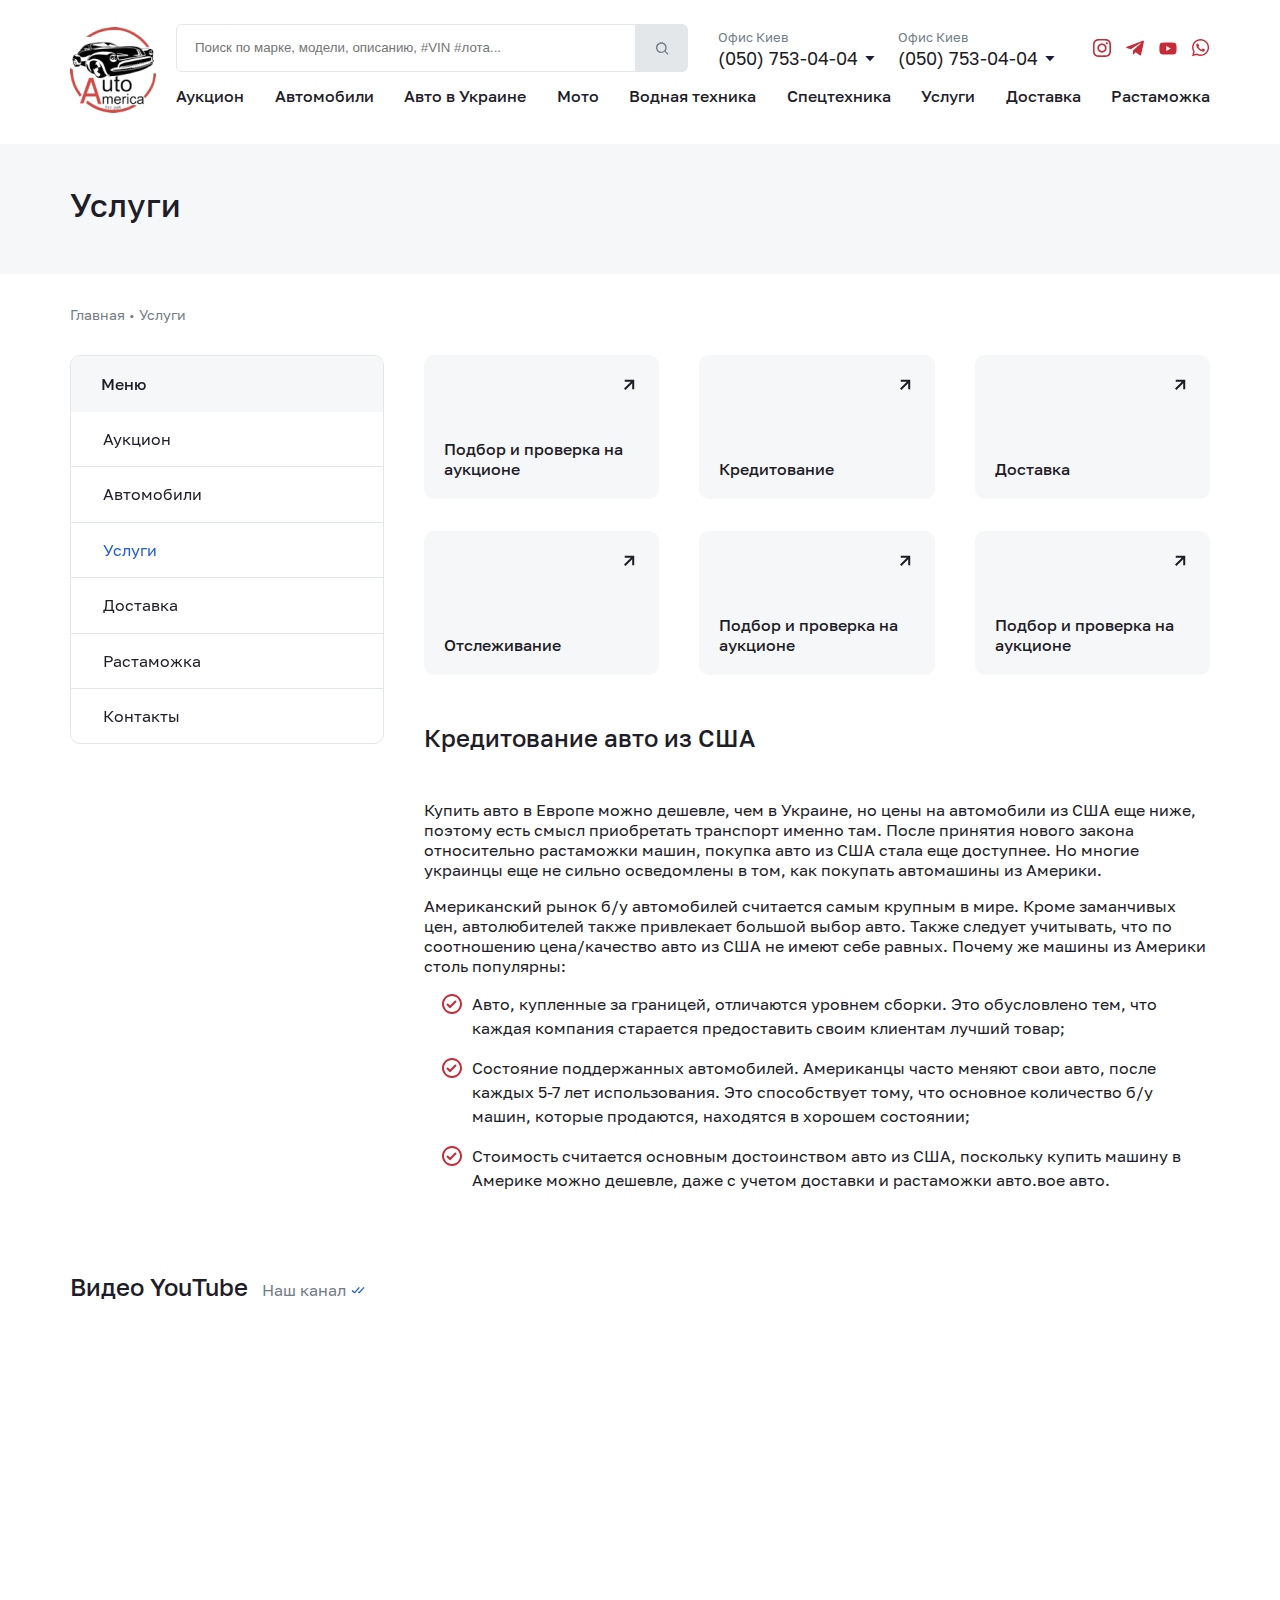
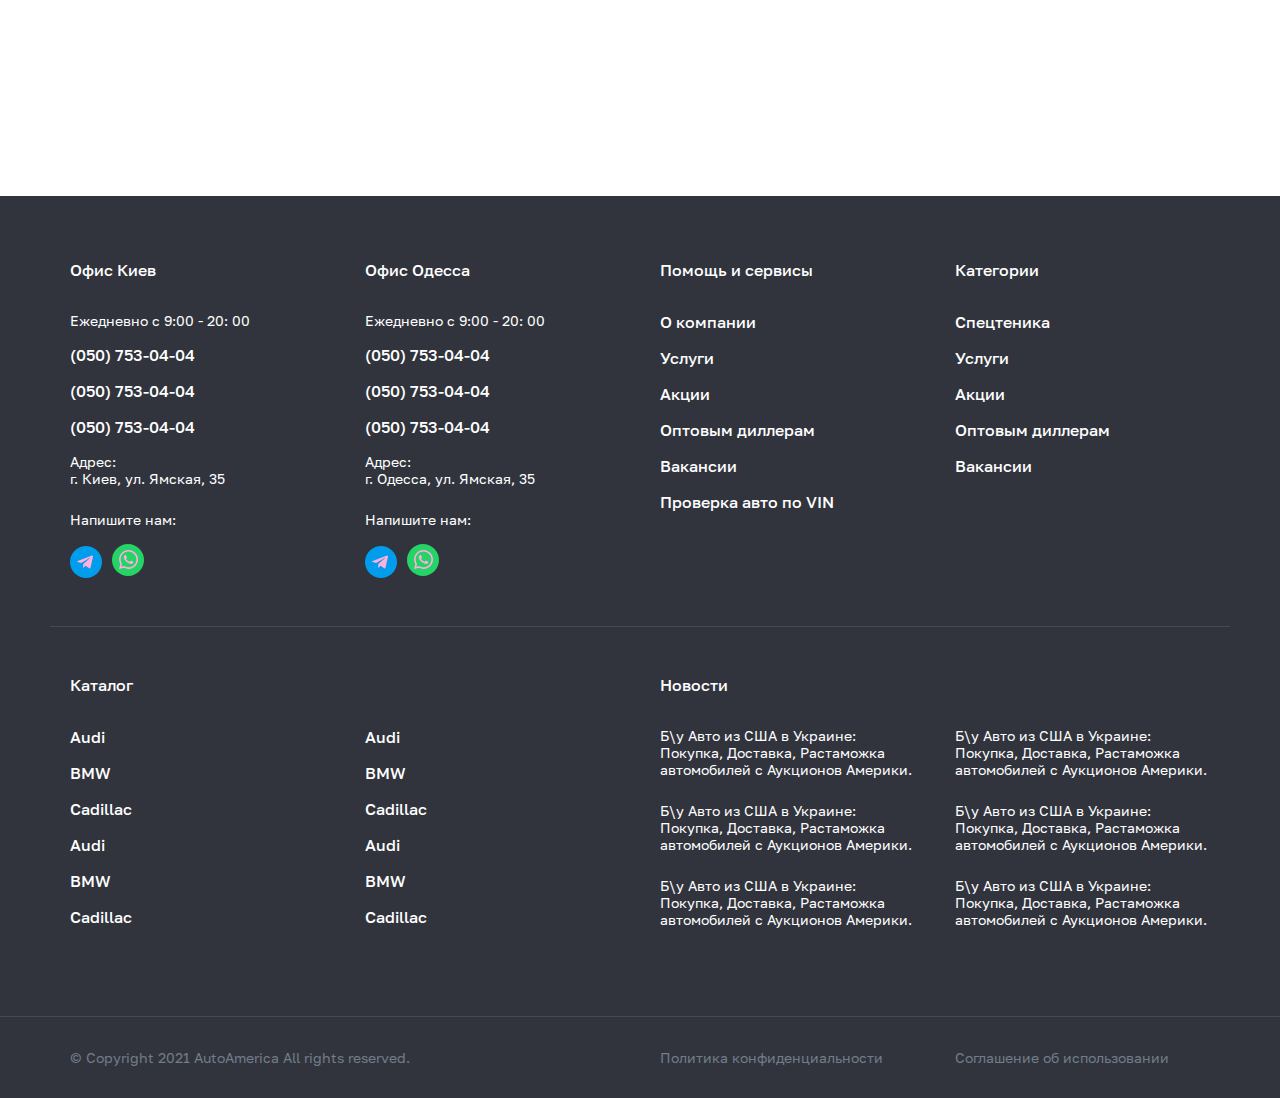
<file: service.html>
<!DOCTYPE html>
<html lang="ru">
<head>
    <meta charset="UTF-8">
    <meta http-equiv="X-UA-Compatible" content="IE=edge">
    <meta name="viewport" content="width=device-width, initial-scale=1.0">
    <title>AutoAmerica</title>

    <link rel="stylesheet" href="public/css/common.css">
</head>
<body>
    
    <header class="header">
        <div class="container">
            <div class="row">
                <div class="col">
                    <img src="public/img/logo.png" alt="АвтоАмерика">
                </div>
                <div class="col-grow">
                    <div class="row">
                        <div class="header__search">
                            <input type="text" name="s" placeholder="Поиск по марке, модели, описанию, #VIN #лота...">
                            <input type="submit" value="">
                        </div>
                        <div class="phone">
                            <div class="phone__title">Офис Киев</div>
                            <a href="tel:0507530404" class="phone__number">(050) 753-04-04</a>
                        </div>
                        <div class="phone">
                            <div class="phone__title">Офис Киев</div>
                            <a href="tel:0507530404" class="phone__number">(050) 753-04-04</a>
                        </div>
                        <div class="social">
                            <a href="" class="social__item instagram"></a>
                            <a href="" class="social__item telegram"></a>
                            <a href="" class="social__item youtube"></a>
                            <a href="" class="social__item whatsapp"></a>
                        </div>
                    </div>
                    <div class="row">
                        <nav>
                            <a href="catalog.html">Аукцион</a>
                            <a href="">Автомобили</a>
                            <a href="">Авто в Украине</a>
                            <a href="">Мото</a>
                            <a href="">Водная техника</a>
                            <a href="">Спецтехника</a>
                            <a href="">Услуги</a>
                            <a href="">Доставка</a>
                            <a href="">Растаможка</a>
                        </nav>
                    </div>
                </div>
            </div>
        </div>
    </header>

    <section class="banner banner--news">
        <div class="container">
            <h1>Услуги</h1>
        </div>
    </section>

    <div class="bc">
        <div class="container d-flex">
            <a href="/" class="bc__item">Главная</a>
            &nbsp;•&nbsp;
            <span class="bc__item">Услуги</span>
        </div>
    </div>

    <section class="service">
        <div class="container">
            <div class="row">
                <div class="col-30">
                    <div class="service-nav">
                        <div class="service-nav__title">Меню</div>
                        <a href="" class="service-nav__item">Аукцион</a>
                        <a href="" class="service-nav__item">Автомобили</a>
                        <a href="" class="service-nav__item active">Услуги</a>
                        <a href="" class="service-nav__item">Доставка</a>
                        <a href="" class="service-nav__item">Растаможка</a>
                        <a href="" class="service-nav__item">Контакты</a>
                    </div>
                </div>
                <div class="col-70">
                    <div class="row flex-wrap">
                        <div class="col-33">
                            <a href="" class="service__item">
                                <span>Подбор и проверка на аукционе</span>
                            </a>
                        </div>
                        <div class="col-33">
                            <a href="" class="service__item">
                                <span>Кредитование</span>
                            </a>
                        </div>
                        <div class="col-33">
                            <a class="service__item">
                                <span>Доставка</span>
                            </a>
                        </div>
                        <div class="col-33">
                            <a class="service__item">
                                <span>Отслеживание</span>
                            </a>
                        </div>
                        <div class="col-33">
                            <a class="service__item">
                                <span>Подбор и проверка на аукционе</span>
                            </a>
                        </div>
                        <div class="col-33">
                            <a class="service__item">
                                <span>Подбор и проверка на аукционе</span>
                            </a>
                        </div>
                    </div>
                    <h2>Кредитование авто из США</h2>
                    <p>Купить авто в Европе можно дешевле, чем в Украине, но цены на автомобили из США еще ниже, поэтому есть смысл приобретать транспорт именно там. После принятия нового закона относительно растаможки машин, покупка авто из США стала еще доступнее. Но многие украинцы еще не сильно осведомлены в том, как покупать автомашины из Америки.</p>
                    <p>Американский рынок б/у автомобилей считается самым крупным в мире. Кроме заманчивых цен, автолюбителей также привлекает большой выбор авто. Также следует учитывать, что по соотношению цена/качество авто из США не имеют себе равных. Почему же машины из Америки столь популярны:</p>
                    <ul>
                        <li>Авто, купленные за границей, отличаются уровнем сборки. Это обусловлено тем, что каждая компания старается предоставить своим клиентам лучший товар;</li>
                        <li>Состояние поддержанных автомобилей. Американцы часто меняют свои авто, после каждых 5-7 лет использования. Это способствует тому, что основное количество б/у машин, которые продаются, находятся в хорошем состоянии;</li>
                        <li>Стоимость считается основным достоинством авто из США, поскольку купить машину в Америке можно дешевле, даже с учетом доставки и растаможки авто.вое авто.</li>
                    </ul>
                </div>
            </div>
        </div>
    </section>

    <section class="youtube">
        <div class="container">
            <h2>Видео YouTube <a href="https://www.youtube.com/" target="_blank">Наш канал</a></h2>
            <div class="row">
                <div class="col-50">
                    <iframe width="560" height="315" src="https://www.youtube.com/embed/oaWC7Ub54Fk" title="YouTube video player" frameborder="0" allow="accelerometer; autoplay; clipboard-write; encrypted-media; gyroscope; picture-in-picture" allowfullscreen></iframe>
                </div>
                <div class="col-50">
                    <iframe width="560" height="315" src="https://www.youtube.com/embed/oaWC7Ub54Fk" title="YouTube video player" frameborder="0" allow="accelerometer; autoplay; clipboard-write; encrypted-media; gyroscope; picture-in-picture" allowfullscreen></iframe>
                </div>
            </div>
        </div>
    </section>

    <footer class="footer">
        <div class="container">
            <div class="row">
                <div class="col-25">
                    <div class="footer__title">Офис Киев</div>
                    <div class="footer__subtitle">Ежедневно с 9:00 - 20: 00</div>
                    <a href="tel:0507530404" class="footer__link">(050) 753-04-04</a>
                    <a href="tel:0507530404" class="footer__link">(050) 753-04-04</a>
                    <a href="tel:0507530404" class="footer__link">(050) 753-04-04</a>
                    <div class="footer__subtitle">Адрес:<br> г. Киев, ул. Ямская, 35</div>
                    <div class="footer__subtitle footer__subtitle--social">Напишите нам:</div>
                    <div class="footer__social telegram">
                        <img src="public/img/social/telegram.svg" alt="Telegram">
                    </div>
                    <div class="footer__social whatsapp">
                        <img src="public/img/social/whatsapp.svg" alt="Whatsapp">
                    </div>
                </div>
                <div class="col-25">
                    <div class="footer__title">Офис Одесса</div>
                    <div class="footer__subtitle">Ежедневно с 9:00 - 20: 00</div>
                    <a href="tel:0507530404" class="footer__link">(050) 753-04-04</a>
                    <a href="tel:0507530404" class="footer__link">(050) 753-04-04</a>
                    <a href="tel:0507530404" class="footer__link">(050) 753-04-04</a>
                    <div class="footer__subtitle">Адрес:<br> г. Одесса, ул. Ямская, 35</div>
                    <div class="footer__subtitle footer__subtitle--social">Напишите нам:</div>
                    <div class="footer__social telegram">
                        <img src="public/img/social/telegram.svg" alt="Telegram">
                    </div>
                    <div class="footer__social whatsapp">
                        <img src="public/img/social/whatsapp.svg" alt="Whatsapp">
                    </div>
                </div>
                <div class="col-25">
                    <div class="footer__title">Помощь и сервисы</div>
                    <a href="/" class="footer__link">О компании</a>
                    <a href="/" class="footer__link">Услуги</a>
                    <a href="/" class="footer__link">Акции</a>
                    <a href="/" class="footer__link">Оптовым диллерам</a>
                    <a href="/" class="footer__link">Вакансии</a>
                    <a href="/" class="footer__link">Проверка авто по VIN</a>
                </div>
                <div class="col-25">
                    <div class="footer__title">Категории</div>
                    <a href="/" class="footer__link">Спецтеника</a>
                    <a href="/" class="footer__link">Услуги</a>
                    <a href="/" class="footer__link">Акции</a>
                    <a href="/" class="footer__link">Оптовым диллерам</a>
                    <a href="/" class="footer__link">Вакансии</a>
                </div>
            </div>
            <div class="row">
                <div class="col-50">
                    <div class="footer__title">Каталог</div>
                    <div class="row">
                        <div class="col-50">
                            <a href="/" class="footer__link">Audi</a>
                            <a href="/" class="footer__link">BMW</a>
                            <a href="/" class="footer__link">Cadillac</a>
                            <a href="/" class="footer__link">Audi</a>
                            <a href="/" class="footer__link">BMW</a>
                            <a href="/" class="footer__link">Cadillac</a>
                        </div>
                        <div class="col-50">
                            <a href="/" class="footer__link">Audi</a>
                            <a href="/" class="footer__link">BMW</a>
                            <a href="/" class="footer__link">Cadillac</a>
                            <a href="/" class="footer__link">Audi</a>
                            <a href="/" class="footer__link">BMW</a>
                            <a href="/" class="footer__link">Cadillac</a>
                        </div>
                    </div>
                </div>
                <div class="col-50">
                    <div class="footer__title">Новости</div>
                    <div class="row">
                        <div class="col-50">
                            <div class="footer__news">Б\у Авто из США в Украине: Покупка, Доставка, Растаможка автомобилей с Аукционов Америки.</div>
                            <div class="footer__news">Б\у Авто из США в Украине: Покупка, Доставка, Растаможка автомобилей с Аукционов Америки.</div>
                            <div class="footer__news">Б\у Авто из США в Украине: Покупка, Доставка, Растаможка автомобилей с Аукционов Америки.</div>
                        </div>
                        <div class="col-50">
                            <div class="footer__news">Б\у Авто из США в Украине: Покупка, Доставка, Растаможка автомобилей с Аукционов Америки.</div>
                            <div class="footer__news">Б\у Авто из США в Украине: Покупка, Доставка, Растаможка автомобилей с Аукционов Америки.</div>
                            <div class="footer__news">Б\у Авто из США в Украине: Покупка, Доставка, Растаможка автомобилей с Аукционов Америки.</div>
                        </div>
                    </div>
                </div>
            </div>
        </div>
    </footer>

    <section class="copyright">
        <div class="container">
            <div class="row">
                <div class="col-50">
                    © Copyright 2021 AutoAmerica All rights reserved.
                </div>
                <div class="col-25">
                    <a href="">Политика конфиденциальности</a>
                </div>
                <div class="col-25">
                    <a href="">Соглашение об использовании</a>
                </div>
            </div>
        </div>
    </section>

    <script src="https://ajax.googleapis.com/ajax/libs/jquery/3.6.0/jquery.min.js"></script>
    <script src="public/js/main.js"></script>

</body>
</html>
</file>
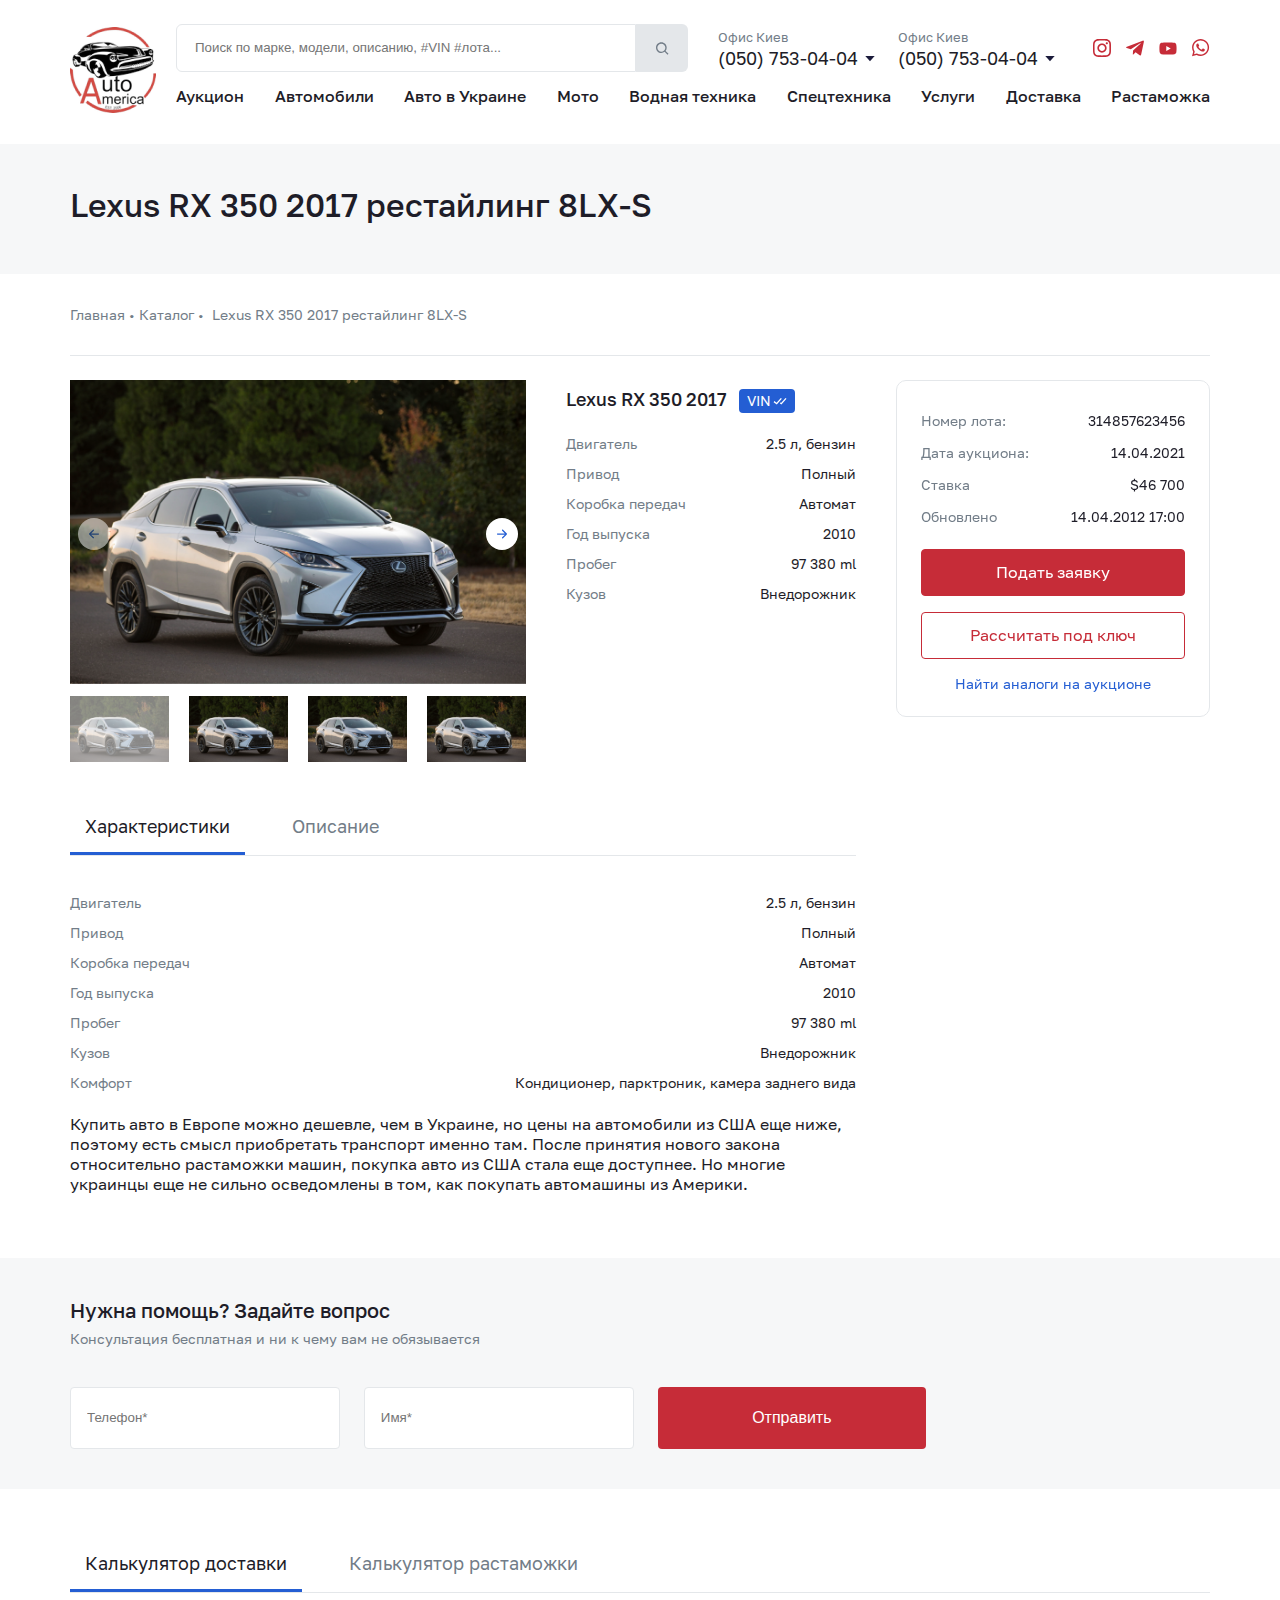
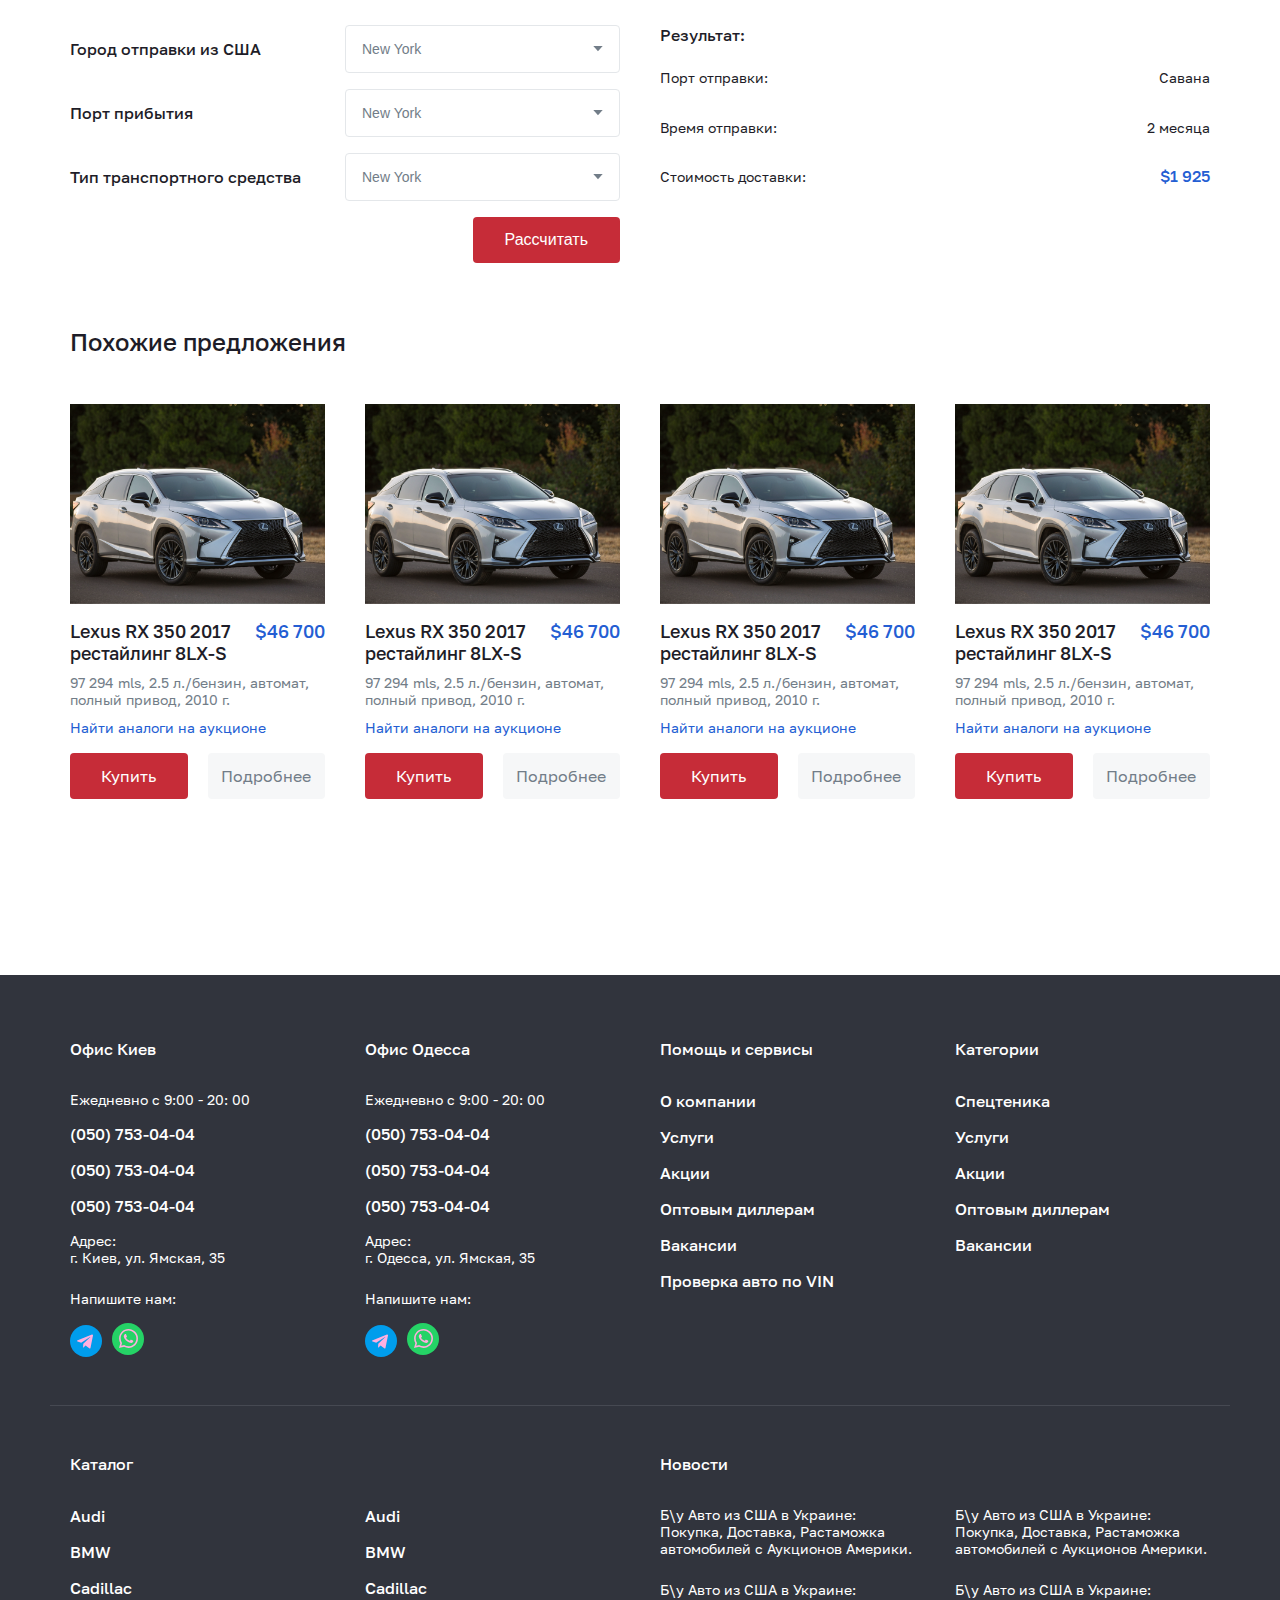
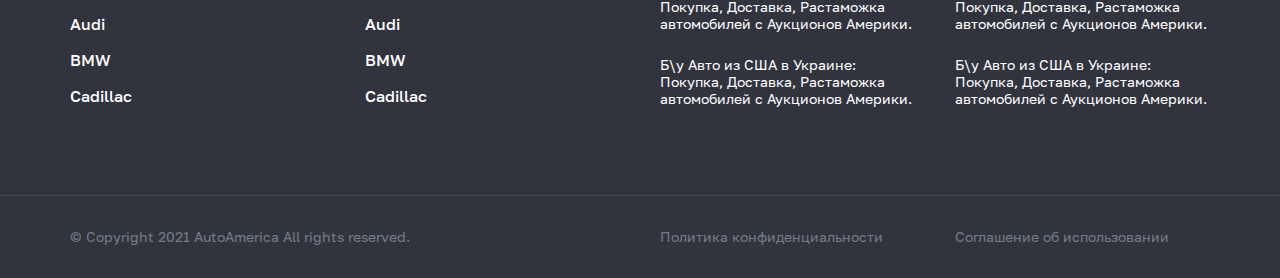
<file: single-car.html>
<!DOCTYPE html>
<html lang="ru">
<head>
    <meta charset="UTF-8">
    <meta http-equiv="X-UA-Compatible" content="IE=edge">
    <meta name="viewport" content="width=device-width, initial-scale=1.0">
    <title>AutoAmerica</title>

    <link rel="stylesheet" href="public/css/slick.css">
    <link rel="stylesheet" href="public/css/common.css">
</head>
<body>
    
    <header class="header">
        <div class="container">
            <div class="row">
                <div class="col">
                    <img src="public/img/logo.png" alt="АвтоАмерика">
                </div>
                <div class="col-grow">
                    <div class="row">
                        <div class="header__search">
                            <input type="text" name="s" placeholder="Поиск по марке, модели, описанию, #VIN #лота...">
                            <input type="submit" value="">
                        </div>
                        <div class="phone">
                            <div class="phone__title">Офис Киев</div>
                            <a href="tel:0507530404" class="phone__number">(050) 753-04-04</a>
                        </div>
                        <div class="phone">
                            <div class="phone__title">Офис Киев</div>
                            <a href="tel:0507530404" class="phone__number">(050) 753-04-04</a>
                        </div>
                        <div class="social">
                            <a href="" class="social__item instagram"></a>
                            <a href="" class="social__item telegram"></a>
                            <a href="" class="social__item youtube"></a>
                            <a href="" class="social__item whatsapp"></a>
                        </div>
                    </div>
                    <div class="row">
                        <nav>
                            <a href="catalog.html">Аукцион</a>
                            <a href="">Автомобили</a>
                            <a href="">Авто в Украине</a>
                            <a href="">Мото</a>
                            <a href="">Водная техника</a>
                            <a href="">Спецтехника</a>
                            <a href="">Услуги</a>
                            <a href="">Доставка</a>
                            <a href="">Растаможка</a>
                        </nav>
                    </div>
                </div>
            </div>
        </div>
    </header>

    <section class="banner banner--news">
        <div class="container">
            <h1>Lexus RX 350 2017 рестайлинг 8LX-S</h1>
        </div>
    </section>

    <div class="bc">
        <div class="container d-flex">
            <a href="/" class="bc__item">Главная</a>
            &nbsp;•&nbsp;
            <a href="/catalog" class="bc__item">Каталог</a>
            &nbsp;•&nbsp;
            Lexus RX 350 2017 рестайлинг 8LX-S
        </div>
    </div>

    <section class="single-car">
        <div class="container">
            <div class="single-car__line"></div>
            <div class="row">
                <div class="col-70">
                    <div class="row">
                        <div class="col-60">
                            <div class="single-car__gallery">
                                <img src="public/img/auto__img--alt.png" alt="Lexus RX 350">
                                <img src="public/img/auto__img--alt.png" alt="Lexus RX 350">
                                <img src="public/img/auto__img--alt.png" alt="Lexus RX 350">
                                <img src="public/img/auto__img--alt.png" alt="Lexus RX 350">
                                <img src="public/img/auto__img--alt.png" alt="Lexus RX 350">
                                <img src="public/img/auto__img--alt.png" alt="Lexus RX 350">
                            </div>
                            <div class="single-car__nav">
                                <img src="public/img/auto__img--alt.png" alt="Lexus RX 350">
                                <img src="public/img/auto__img--alt.png" alt="Lexus RX 350">
                                <img src="public/img/auto__img--alt.png" alt="Lexus RX 350">
                                <img src="public/img/auto__img--alt.png" alt="Lexus RX 350">
                                <img src="public/img/auto__img--alt.png" alt="Lexus RX 350">
                                <img src="public/img/auto__img--alt.png" alt="Lexus RX 350">
                            </div>
                        </div>
                        <div class="col-40">
                            <h2 class="single-car__title">Lexus RX 350 2017 <span>VIN</span></h2>
                            <div class="single-car__feature">
                                <span>Двигатель</span><span>2.5 л, бензин</span>
                            </div>
                            <div class="single-car__feature">
                                <span>Привод</span><span>Полный</span>
                            </div>
                            <div class="single-car__feature">
                                <span>Коробка передач</span><span>Автомат</span>
                            </div>
                            <div class="single-car__feature">
                                <span>Год выпуска</span><span>2010</span>
                            </div>
                            <div class="single-car__feature">
                                <span>Пробег</span><span>97 380 ml</span>
                            </div>
                            <div class="single-car__feature">
                                <span>Кузов</span><span>Внедорожник</span>
                            </div>
                        </div>
                    </div>
                    <div class="tab-nav">
                        <div class="tab-nav__item active">Характеристики</div>
                        <div class="tab-nav__item">Описание</div>
                    </div>
                    <div class="tab-nav__content active">
                        <div class="single-car__feature">
                            <span>Двигатель</span><span>2.5 л, бензин</span>
                        </div>
                        <div class="single-car__feature">
                            <span>Привод</span><span>Полный</span>
                        </div>
                        <div class="single-car__feature">
                            <span>Коробка передач</span><span>Автомат</span>
                        </div>
                        <div class="single-car__feature">
                            <span>Год выпуска</span><span>2010</span>
                        </div>
                        <div class="single-car__feature">
                            <span>Пробег</span><span>97 380 ml</span>
                        </div>
                        <div class="single-car__feature">
                            <span>Кузов</span><span>Внедорожник</span>
                        </div>
                        <div class="single-car__feature">
                            <span>Комфорт</span><span>Кондиционер, парктроник, камера заднего вида</span>
                        </div>
                        <p>
                            Купить авто в Европе можно дешевле, чем в Украине, но цены на автомобили из США еще ниже, поэтому есть смысл приобретать транспорт именно там. После принятия нового закона относительно растаможки машин, покупка авто из США стала еще доступнее. Но многие украинцы еще не сильно осведомлены в том, как покупать автомашины из Америки.
                        </p>
                    </div>
                    <div class="tab-nav__content">
                        <p>Украинцы предпочитают покупать автомобили из США, поскольку они обладают лучшими характеристиками, дизайном и высоким качеством сборки. Однако не у всех есть возможность покупать новое авто.</p>
                        <p>Купить авто в Европе можно дешевле, чем в Украине, но цены на автомобили из США еще ниже, поэтому есть смысл приобретать транспорт именно там. После принятия нового закона относительно растаможки машин, покупка авто из США стала еще доступнее. Но многие украинцы еще не сильно осведомлены в том, как покупать автомашины из Америки.</p>
                    </div>
                </div>
                <div class="col-30">
                    <div class="card">
                        <div class="card__item">
                            <span>Номер лота:</span><span>314857623456</span>
                        </div>
                        <div class="card__item">
                            <span>Дата аукциона:</span><span>14.04.2021</span>
                        </div>
                        <div class="card__item">
                            <span>Ставка</span><span>$46 700</span>
                        </div>
                        <div class="card__item">
                            <span>Обновлено</span><span>14.04.2012 17:00</span>
                        </div>
                        <div class="card__btn">Подать заявку</div>
                        <div class="card__btn card__btn--stroke">Рассчитать под ключ</div>
                        <a href="" class="card__link">Найти аналоги на аукционе</a>
                    </div>
                </div>
            </div>
        </div>
    </section>

    <section class="consult">
        <div class="container">
            <div class="consult__title">Нужна помощь? Задайте вопрос</div>
            <div class="consult__subtitle">Консультация бесплатная и ни к чему вам не обязывается</div>
            <form class="form">
                <input type="text" name="phone" placeholder="Телефон*">
                <input type="text" name="username" placeholder="Имя*">
                <input type="submit" value="Отправить">
            </form>
        </div>
    </section>

    <section class="calculator">
        <div class="container">
            <div class="tab-nav">
                <div class="tab-nav__item active">Калькулятор доставки</div>
                <div class="tab-nav__item">Калькулятор растаможки</div>
            </div>
            <div class="tab-nav__content active">
                <div class="row">
                    <div class="col-50">
                        <div class="calculator__wrapper">
                            <div class="calculator__title">Город отправки из США</div>
                            <select name="city_from">
                                <option value="NY">New York</option>
                                <option value="LA">Los Angeles</option>
                            </select>
                        </div>
                        <div class="calculator__wrapper">
                            <div class="calculator__title">Порт прибытия</div>
                            <select name="city_from">
                                <option value="NY">New York</option>
                                <option value="LA">Los Angeles</option>
                            </select>
                        </div>
                        <div class="calculator__wrapper">
                            <div class="calculator__title">Тип транспортного средства</div>
                            <select name="city_from">
                                <option value="NY">New York</option>
                                <option value="LA">Los Angeles</option>
                            </select>
                        </div>
                        <div class="calculator__wrapper">
                            <input type="submit" value="Рассчитать">
                        </div>
                    </div>
                    <div class="col-50">
                        <div class="calculator__title">Результат:</div>
                        <div class="calculator__result">
                            <span>Порт отправки:</span><span>Савана</span>
                        </div>
                        <div class="calculator__result">
                            <span>Время отправки:</span><span>2 месяца</span>
                        </div>
                        <div class="calculator__result">
                            <span>Стоимость доставки:</span><span class="price">$1 925</span>
                        </div>
                    </div>
                </div>
            </div>
            <div class="tab-nav__content">
                <p>Украинцы предпочитают покупать автомобили из США, поскольку они обладают лучшими характеристиками, дизайном и высоким качеством сборки. Однако не у всех есть возможность покупать новое авто.</p>
                <p>Купить авто в Европе можно дешевле, чем в Украине, но цены на автомобили из США еще ниже, поэтому есть смысл приобретать транспорт именно там. После принятия нового закона относительно растаможки машин, покупка авто из США стала еще доступнее. Но многие украинцы еще не сильно осведомлены в том, как покупать автомашины из Америки.</p>
            </div>
        </div>
    </section>

    <section class="auto">
        <div class="container">
            <h3>Похожие предложения</h3>
            <div class="row flex-wrap">
                <div class="col-25">
                    <div class="auto__item">
                        <div class="auto__img">
                            <img src="public/img/auto__img--alt.png" alt="Lexus RX 350 2017">
                        </div>
                        <div class="d-flex">
                            <div class="auto__title">Lexus RX 350 2017 рестайлинг 8LX-S</div>
                            <div class="auto__price">$46 700</div>
                        </div>
                        <div class="auto__description">97 294 mls, 2.5 л./бензин, автомат, полный привод, 2010 г.</div>
                        <div class="auto__hint">
                            <a href="/">Найти аналоги на аукционе</a>
                        </div>
                        <div class="d-flex">
                            <div class="auto__btn">Купить</div>
                            <a href="/" class="auto__link">Подробнее</a>
                        </div>
                    </div>
                </div>
                <div class="col-25">
                    <div class="auto__item">
                        <div class="auto__img">
                            <img src="public/img/auto__img--alt.png" alt="Lexus RX 350 2017">
                        </div>
                        <div class="d-flex">
                            <div class="auto__title">Lexus RX 350 2017 рестайлинг 8LX-S</div>
                            <div class="auto__price">$46 700</div>
                        </div>
                        <div class="auto__description">97 294 mls, 2.5 л./бензин, автомат, полный привод, 2010 г.</div>
                        <div class="auto__hint">
                            <a href="/">Найти аналоги на аукционе</a>
                        </div>
                        <div class="d-flex">
                            <div class="auto__btn">Купить</div>
                            <a href="/" class="auto__link">Подробнее</a>
                        </div>
                    </div>
                </div>
                <div class="col-25">
                    <div class="auto__item">
                        <div class="auto__img">
                            <img src="public/img/auto__img--alt.png" alt="Lexus RX 350 2017">
                        </div>
                        <div class="d-flex">
                            <div class="auto__title">Lexus RX 350 2017 рестайлинг 8LX-S</div>
                            <div class="auto__price">$46 700</div>
                        </div>
                        <div class="auto__description">97 294 mls, 2.5 л./бензин, автомат, полный привод, 2010 г.</div>
                        <div class="auto__hint">
                            <a href="/">Найти аналоги на аукционе</a>
                        </div>
                        <div class="d-flex">
                            <div class="auto__btn">Купить</div>
                            <a href="/" class="auto__link">Подробнее</a>
                        </div>
                    </div>
                </div>
                <div class="col-25">
                    <div class="auto__item">
                        <div class="auto__img">
                            <img src="public/img/auto__img--alt.png" alt="Lexus RX 350 2017">
                        </div>
                        <div class="d-flex">
                            <div class="auto__title">Lexus RX 350 2017 рестайлинг 8LX-S</div>
                            <div class="auto__price">$46 700</div>
                        </div>
                        <div class="auto__description">97 294 mls, 2.5 л./бензин, автомат, полный привод, 2010 г.</div>
                        <div class="auto__hint">
                            <a href="/">Найти аналоги на аукционе</a>
                        </div>
                        <div class="d-flex">
                            <div class="auto__btn">Купить</div>
                            <a href="/" class="auto__link">Подробнее</a>
                        </div>
                    </div>
                </div>
            </div>
        </div>
    </section>

    <footer class="footer">
        <div class="container">
            <div class="row">
                <div class="col-25">
                    <div class="footer__title">Офис Киев</div>
                    <div class="footer__subtitle">Ежедневно с 9:00 - 20: 00</div>
                    <a href="tel:0507530404" class="footer__link">(050) 753-04-04</a>
                    <a href="tel:0507530404" class="footer__link">(050) 753-04-04</a>
                    <a href="tel:0507530404" class="footer__link">(050) 753-04-04</a>
                    <div class="footer__subtitle">Адрес:<br> г. Киев, ул. Ямская, 35</div>
                    <div class="footer__subtitle footer__subtitle--social">Напишите нам:</div>
                    <div class="footer__social telegram">
                        <img src="public/img/social/telegram.svg" alt="Telegram">
                    </div>
                    <div class="footer__social whatsapp">
                        <img src="public/img/social/whatsapp.svg" alt="Whatsapp">
                    </div>
                </div>
                <div class="col-25">
                    <div class="footer__title">Офис Одесса</div>
                    <div class="footer__subtitle">Ежедневно с 9:00 - 20: 00</div>
                    <a href="tel:0507530404" class="footer__link">(050) 753-04-04</a>
                    <a href="tel:0507530404" class="footer__link">(050) 753-04-04</a>
                    <a href="tel:0507530404" class="footer__link">(050) 753-04-04</a>
                    <div class="footer__subtitle">Адрес:<br> г. Одесса, ул. Ямская, 35</div>
                    <div class="footer__subtitle footer__subtitle--social">Напишите нам:</div>
                    <div class="footer__social telegram">
                        <img src="public/img/social/telegram.svg" alt="Telegram">
                    </div>
                    <div class="footer__social whatsapp">
                        <img src="public/img/social/whatsapp.svg" alt="Whatsapp">
                    </div>
                </div>
                <div class="col-25">
                    <div class="footer__title">Помощь и сервисы</div>
                    <a href="/" class="footer__link">О компании</a>
                    <a href="/" class="footer__link">Услуги</a>
                    <a href="/" class="footer__link">Акции</a>
                    <a href="/" class="footer__link">Оптовым диллерам</a>
                    <a href="/" class="footer__link">Вакансии</a>
                    <a href="/" class="footer__link">Проверка авто по VIN</a>
                </div>
                <div class="col-25">
                    <div class="footer__title">Категории</div>
                    <a href="/" class="footer__link">Спецтеника</a>
                    <a href="/" class="footer__link">Услуги</a>
                    <a href="/" class="footer__link">Акции</a>
                    <a href="/" class="footer__link">Оптовым диллерам</a>
                    <a href="/" class="footer__link">Вакансии</a>
                </div>
            </div>
            <div class="row">
                <div class="col-50">
                    <div class="footer__title">Каталог</div>
                    <div class="row">
                        <div class="col-50">
                            <a href="/" class="footer__link">Audi</a>
                            <a href="/" class="footer__link">BMW</a>
                            <a href="/" class="footer__link">Cadillac</a>
                            <a href="/" class="footer__link">Audi</a>
                            <a href="/" class="footer__link">BMW</a>
                            <a href="/" class="footer__link">Cadillac</a>
                        </div>
                        <div class="col-50">
                            <a href="/" class="footer__link">Audi</a>
                            <a href="/" class="footer__link">BMW</a>
                            <a href="/" class="footer__link">Cadillac</a>
                            <a href="/" class="footer__link">Audi</a>
                            <a href="/" class="footer__link">BMW</a>
                            <a href="/" class="footer__link">Cadillac</a>
                        </div>
                    </div>
                </div>
                <div class="col-50">
                    <div class="footer__title">Новости</div>
                    <div class="row">
                        <div class="col-50">
                            <div class="footer__news">Б\у Авто из США в Украине: Покупка, Доставка, Растаможка автомобилей с Аукционов Америки.</div>
                            <div class="footer__news">Б\у Авто из США в Украине: Покупка, Доставка, Растаможка автомобилей с Аукционов Америки.</div>
                            <div class="footer__news">Б\у Авто из США в Украине: Покупка, Доставка, Растаможка автомобилей с Аукционов Америки.</div>
                        </div>
                        <div class="col-50">
                            <div class="footer__news">Б\у Авто из США в Украине: Покупка, Доставка, Растаможка автомобилей с Аукционов Америки.</div>
                            <div class="footer__news">Б\у Авто из США в Украине: Покупка, Доставка, Растаможка автомобилей с Аукционов Америки.</div>
                            <div class="footer__news">Б\у Авто из США в Украине: Покупка, Доставка, Растаможка автомобилей с Аукционов Америки.</div>
                        </div>
                    </div>
                </div>
            </div>
        </div>
    </footer>

    <section class="copyright">
        <div class="container">
            <div class="row">
                <div class="col-50">
                    © Copyright 2021 AutoAmerica All rights reserved.
                </div>
                <div class="col-25">
                    <a href="">Политика конфиденциальности</a>
                </div>
                <div class="col-25">
                    <a href="">Соглашение об использовании</a>
                </div>
            </div>
        </div>
    </section>

    <script src="https://ajax.googleapis.com/ajax/libs/jquery/3.6.0/jquery.min.js"></script>
    <script src="public/js/slick.js"></script>
    <script src="public/js/main.js"></script>

</body>
</html>
</file>
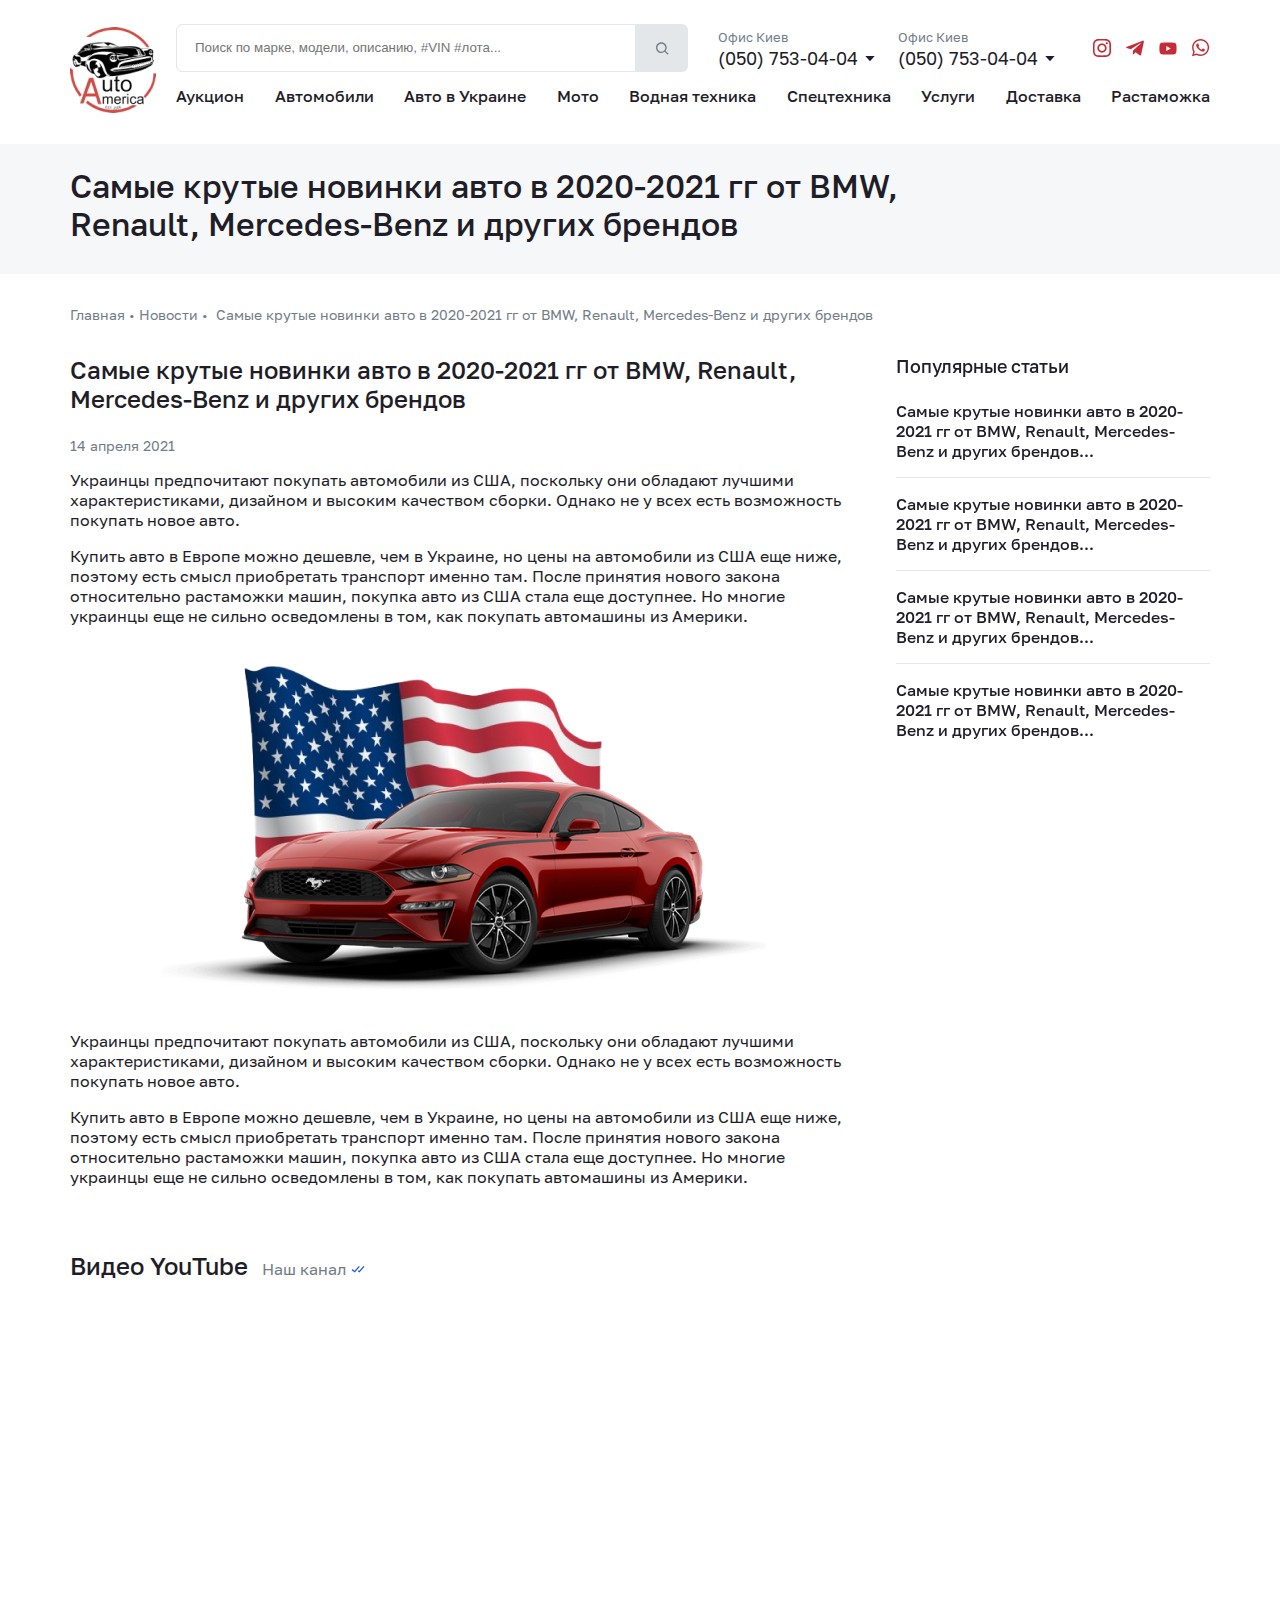
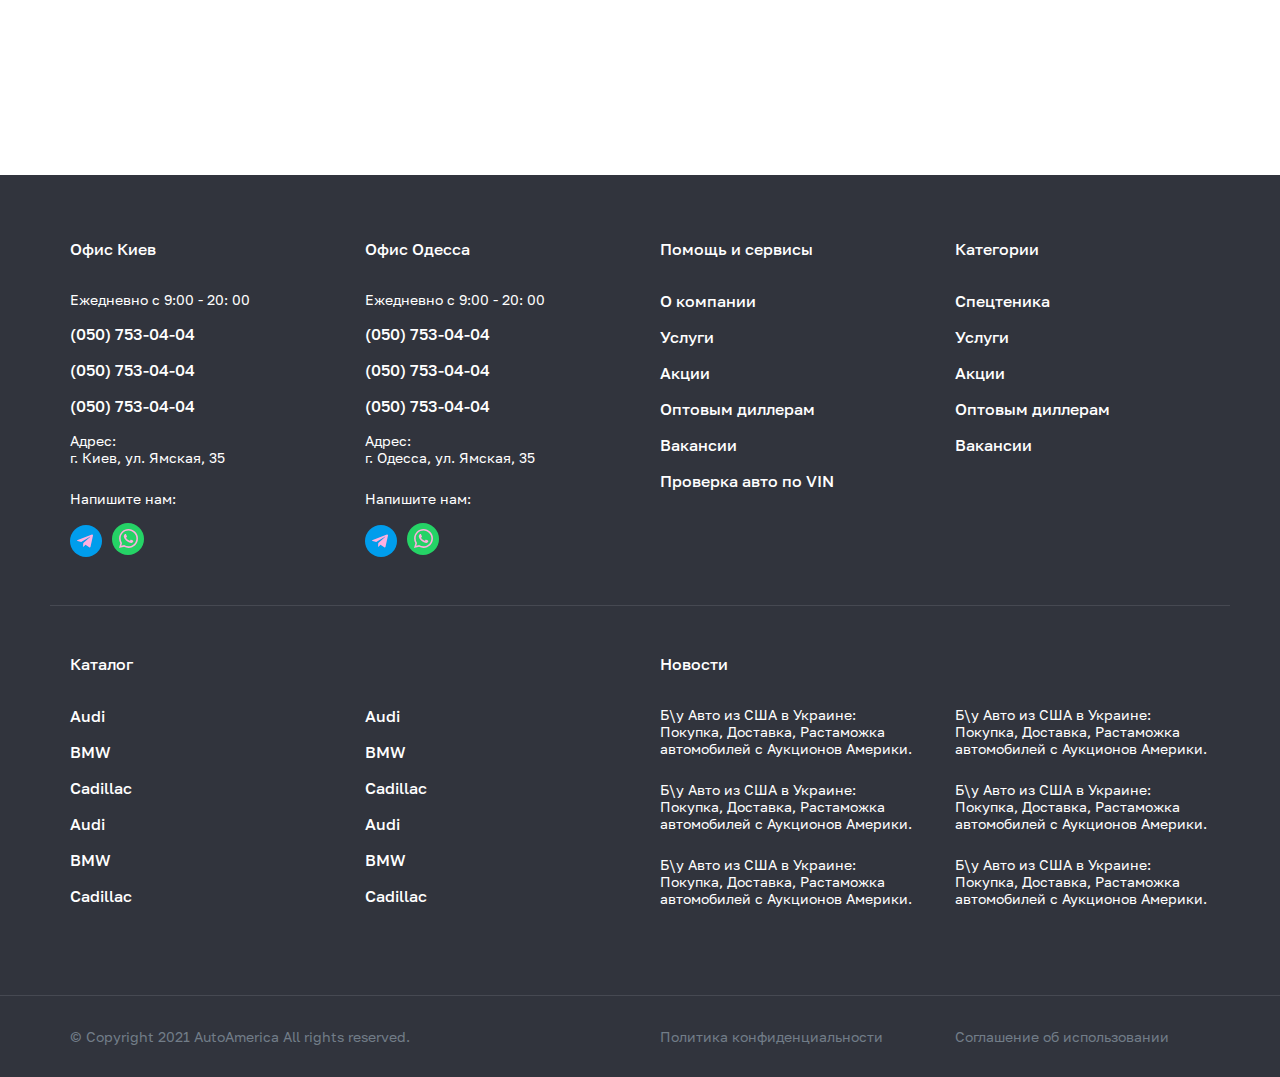
<file: single-news.html>
<!DOCTYPE html>
<html lang="ru">
<head>
    <meta charset="UTF-8">
    <meta http-equiv="X-UA-Compatible" content="IE=edge">
    <meta name="viewport" content="width=device-width, initial-scale=1.0">
    <title>AutoAmerica</title>

    <link rel="stylesheet" href="public/css/common.css">
</head>
<body>
    
    <header class="header">
        <div class="container">
            <div class="row">
                <div class="col">
                    <img src="public/img/logo.png" alt="АвтоАмерика">
                </div>
                <div class="col-grow">
                    <div class="row">
                        <div class="header__search">
                            <input type="text" name="s" placeholder="Поиск по марке, модели, описанию, #VIN #лота...">
                            <input type="submit" value="">
                        </div>
                        <div class="phone">
                            <div class="phone__title">Офис Киев</div>
                            <a href="tel:0507530404" class="phone__number">(050) 753-04-04</a>
                        </div>
                        <div class="phone">
                            <div class="phone__title">Офис Киев</div>
                            <a href="tel:0507530404" class="phone__number">(050) 753-04-04</a>
                        </div>
                        <div class="social">
                            <a href="" class="social__item instagram"></a>
                            <a href="" class="social__item telegram"></a>
                            <a href="" class="social__item youtube"></a>
                            <a href="" class="social__item whatsapp"></a>
                        </div>
                    </div>
                    <div class="row">
                        <nav>
                            <a href="catalog.html">Аукцион</a>
                            <a href="">Автомобили</a>
                            <a href="">Авто в Украине</a>
                            <a href="">Мото</a>
                            <a href="">Водная техника</a>
                            <a href="">Спецтехника</a>
                            <a href="">Услуги</a>
                            <a href="">Доставка</a>
                            <a href="">Растаможка</a>
                        </nav>
                    </div>
                </div>
            </div>
        </div>
    </header>

    <section class="banner banner--news">
        <div class="container">
            <h1>Самые крутые новинки авто в 2020-2021 гг от BMW, Renault, Mercedes-Benz и других брендов</h1>
        </div>
    </section>

    <div class="bc">
        <div class="container d-flex">
            <a href="/" class="bc__item">Главная</a>
            &nbsp;•&nbsp;
            <a href="/news" class="bc__item">Новости</a>
            &nbsp;•&nbsp;
            Самые крутые новинки авто в 2020-2021 гг от BMW, Renault, Mercedes-Benz и других брендов
        </div>
    </div>

    <section class="news">
        <div class="container">
            <div class="row">
                <div class="col-70">
                    <h2>Самые крутые новинки авто в 2020-2021 гг от BMW, Renault, Mercedes-Benz и других брендов</h2>
                    <div class="news__date">14 апреля 2021</div>
                    <div class="news__content">
                        <p>Украинцы предпочитают покупать автомобили из США, поскольку они обладают лучшими характеристиками, дизайном и высоким качеством сборки. Однако не у всех есть возможность покупать новое авто.</p>
                        <p>Купить авто в Европе можно дешевле, чем в Украине, но цены на автомобили из США еще ниже, поэтому есть смысл приобретать транспорт именно там. После принятия нового закона относительно растаможки машин, покупка авто из США стала еще доступнее. Но многие украинцы еще не сильно осведомлены в том, как покупать автомашины из Америки.</p>
                        <img src="public/img/intro__img.jpg" alt="Новость">
                        <p>Украинцы предпочитают покупать автомобили из США, поскольку они обладают лучшими характеристиками, дизайном и высоким качеством сборки. Однако не у всех есть возможность покупать новое авто.</p>
                        <p>Купить авто в Европе можно дешевле, чем в Украине, но цены на автомобили из США еще ниже, поэтому есть смысл приобретать транспорт именно там. После принятия нового закона относительно растаможки машин, покупка авто из США стала еще доступнее. Но многие украинцы еще не сильно осведомлены в том, как покупать автомашины из Америки.</p>
                    </div>
                </div>
                <div class="col-30">
                    <div class="sidebar">
                        <div class="sidebar__title">Популярные статьи</div>
                        <a href="" class="sidebar__item">Самые крутые новинки авто в 2020-2021 гг от BMW, Renault, Mercedes-Benz и других брендов...</a>
                        <a href="" class="sidebar__item">Самые крутые новинки авто в 2020-2021 гг от BMW, Renault, Mercedes-Benz и других брендов...</a>
                        <a href="" class="sidebar__item">Самые крутые новинки авто в 2020-2021 гг от BMW, Renault, Mercedes-Benz и других брендов...</a>
                        <a href="" class="sidebar__item">Самые крутые новинки авто в 2020-2021 гг от BMW, Renault, Mercedes-Benz и других брендов...</a>
                    </div>
                </div>
            </div>
        </div>
    </section>

    <section class="youtube">
        <div class="container">
            <h2>Видео YouTube <a href="https://www.youtube.com/" target="_blank">Наш канал</a></h2>
            <div class="row">
                <div class="col-50">
                    <iframe width="560" height="315" src="https://www.youtube.com/embed/oaWC7Ub54Fk" title="YouTube video player" frameborder="0" allow="accelerometer; autoplay; clipboard-write; encrypted-media; gyroscope; picture-in-picture" allowfullscreen></iframe>
                </div>
                <div class="col-50">
                    <iframe width="560" height="315" src="https://www.youtube.com/embed/oaWC7Ub54Fk" title="YouTube video player" frameborder="0" allow="accelerometer; autoplay; clipboard-write; encrypted-media; gyroscope; picture-in-picture" allowfullscreen></iframe>
                </div>
            </div>
        </div>
    </section>

    <footer class="footer">
        <div class="container">
            <div class="row">
                <div class="col-25">
                    <div class="footer__title">Офис Киев</div>
                    <div class="footer__subtitle">Ежедневно с 9:00 - 20: 00</div>
                    <a href="tel:0507530404" class="footer__link">(050) 753-04-04</a>
                    <a href="tel:0507530404" class="footer__link">(050) 753-04-04</a>
                    <a href="tel:0507530404" class="footer__link">(050) 753-04-04</a>
                    <div class="footer__subtitle">Адрес:<br> г. Киев, ул. Ямская, 35</div>
                    <div class="footer__subtitle footer__subtitle--social">Напишите нам:</div>
                    <div class="footer__social telegram">
                        <img src="public/img/social/telegram.svg" alt="Telegram">
                    </div>
                    <div class="footer__social whatsapp">
                        <img src="public/img/social/whatsapp.svg" alt="Whatsapp">
                    </div>
                </div>
                <div class="col-25">
                    <div class="footer__title">Офис Одесса</div>
                    <div class="footer__subtitle">Ежедневно с 9:00 - 20: 00</div>
                    <a href="tel:0507530404" class="footer__link">(050) 753-04-04</a>
                    <a href="tel:0507530404" class="footer__link">(050) 753-04-04</a>
                    <a href="tel:0507530404" class="footer__link">(050) 753-04-04</a>
                    <div class="footer__subtitle">Адрес:<br> г. Одесса, ул. Ямская, 35</div>
                    <div class="footer__subtitle footer__subtitle--social">Напишите нам:</div>
                    <div class="footer__social telegram">
                        <img src="public/img/social/telegram.svg" alt="Telegram">
                    </div>
                    <div class="footer__social whatsapp">
                        <img src="public/img/social/whatsapp.svg" alt="Whatsapp">
                    </div>
                </div>
                <div class="col-25">
                    <div class="footer__title">Помощь и сервисы</div>
                    <a href="/" class="footer__link">О компании</a>
                    <a href="/" class="footer__link">Услуги</a>
                    <a href="/" class="footer__link">Акции</a>
                    <a href="/" class="footer__link">Оптовым диллерам</a>
                    <a href="/" class="footer__link">Вакансии</a>
                    <a href="/" class="footer__link">Проверка авто по VIN</a>
                </div>
                <div class="col-25">
                    <div class="footer__title">Категории</div>
                    <a href="/" class="footer__link">Спецтеника</a>
                    <a href="/" class="footer__link">Услуги</a>
                    <a href="/" class="footer__link">Акции</a>
                    <a href="/" class="footer__link">Оптовым диллерам</a>
                    <a href="/" class="footer__link">Вакансии</a>
                </div>
            </div>
            <div class="row">
                <div class="col-50">
                    <div class="footer__title">Каталог</div>
                    <div class="row">
                        <div class="col-50">
                            <a href="/" class="footer__link">Audi</a>
                            <a href="/" class="footer__link">BMW</a>
                            <a href="/" class="footer__link">Cadillac</a>
                            <a href="/" class="footer__link">Audi</a>
                            <a href="/" class="footer__link">BMW</a>
                            <a href="/" class="footer__link">Cadillac</a>
                        </div>
                        <div class="col-50">
                            <a href="/" class="footer__link">Audi</a>
                            <a href="/" class="footer__link">BMW</a>
                            <a href="/" class="footer__link">Cadillac</a>
                            <a href="/" class="footer__link">Audi</a>
                            <a href="/" class="footer__link">BMW</a>
                            <a href="/" class="footer__link">Cadillac</a>
                        </div>
                    </div>
                </div>
                <div class="col-50">
                    <div class="footer__title">Новости</div>
                    <div class="row">
                        <div class="col-50">
                            <div class="footer__news">Б\у Авто из США в Украине: Покупка, Доставка, Растаможка автомобилей с Аукционов Америки.</div>
                            <div class="footer__news">Б\у Авто из США в Украине: Покупка, Доставка, Растаможка автомобилей с Аукционов Америки.</div>
                            <div class="footer__news">Б\у Авто из США в Украине: Покупка, Доставка, Растаможка автомобилей с Аукционов Америки.</div>
                        </div>
                        <div class="col-50">
                            <div class="footer__news">Б\у Авто из США в Украине: Покупка, Доставка, Растаможка автомобилей с Аукционов Америки.</div>
                            <div class="footer__news">Б\у Авто из США в Украине: Покупка, Доставка, Растаможка автомобилей с Аукционов Америки.</div>
                            <div class="footer__news">Б\у Авто из США в Украине: Покупка, Доставка, Растаможка автомобилей с Аукционов Америки.</div>
                        </div>
                    </div>
                </div>
            </div>
        </div>
    </footer>

    <section class="copyright">
        <div class="container">
            <div class="row">
                <div class="col-50">
                    © Copyright 2021 AutoAmerica All rights reserved.
                </div>
                <div class="col-25">
                    <a href="">Политика конфиденциальности</a>
                </div>
                <div class="col-25">
                    <a href="">Соглашение об использовании</a>
                </div>
            </div>
        </div>
    </section>

    <script src="https://ajax.googleapis.com/ajax/libs/jquery/3.6.0/jquery.min.js"></script>
    <script src="public/js/main.js"></script>

</body>
</html>
</file>
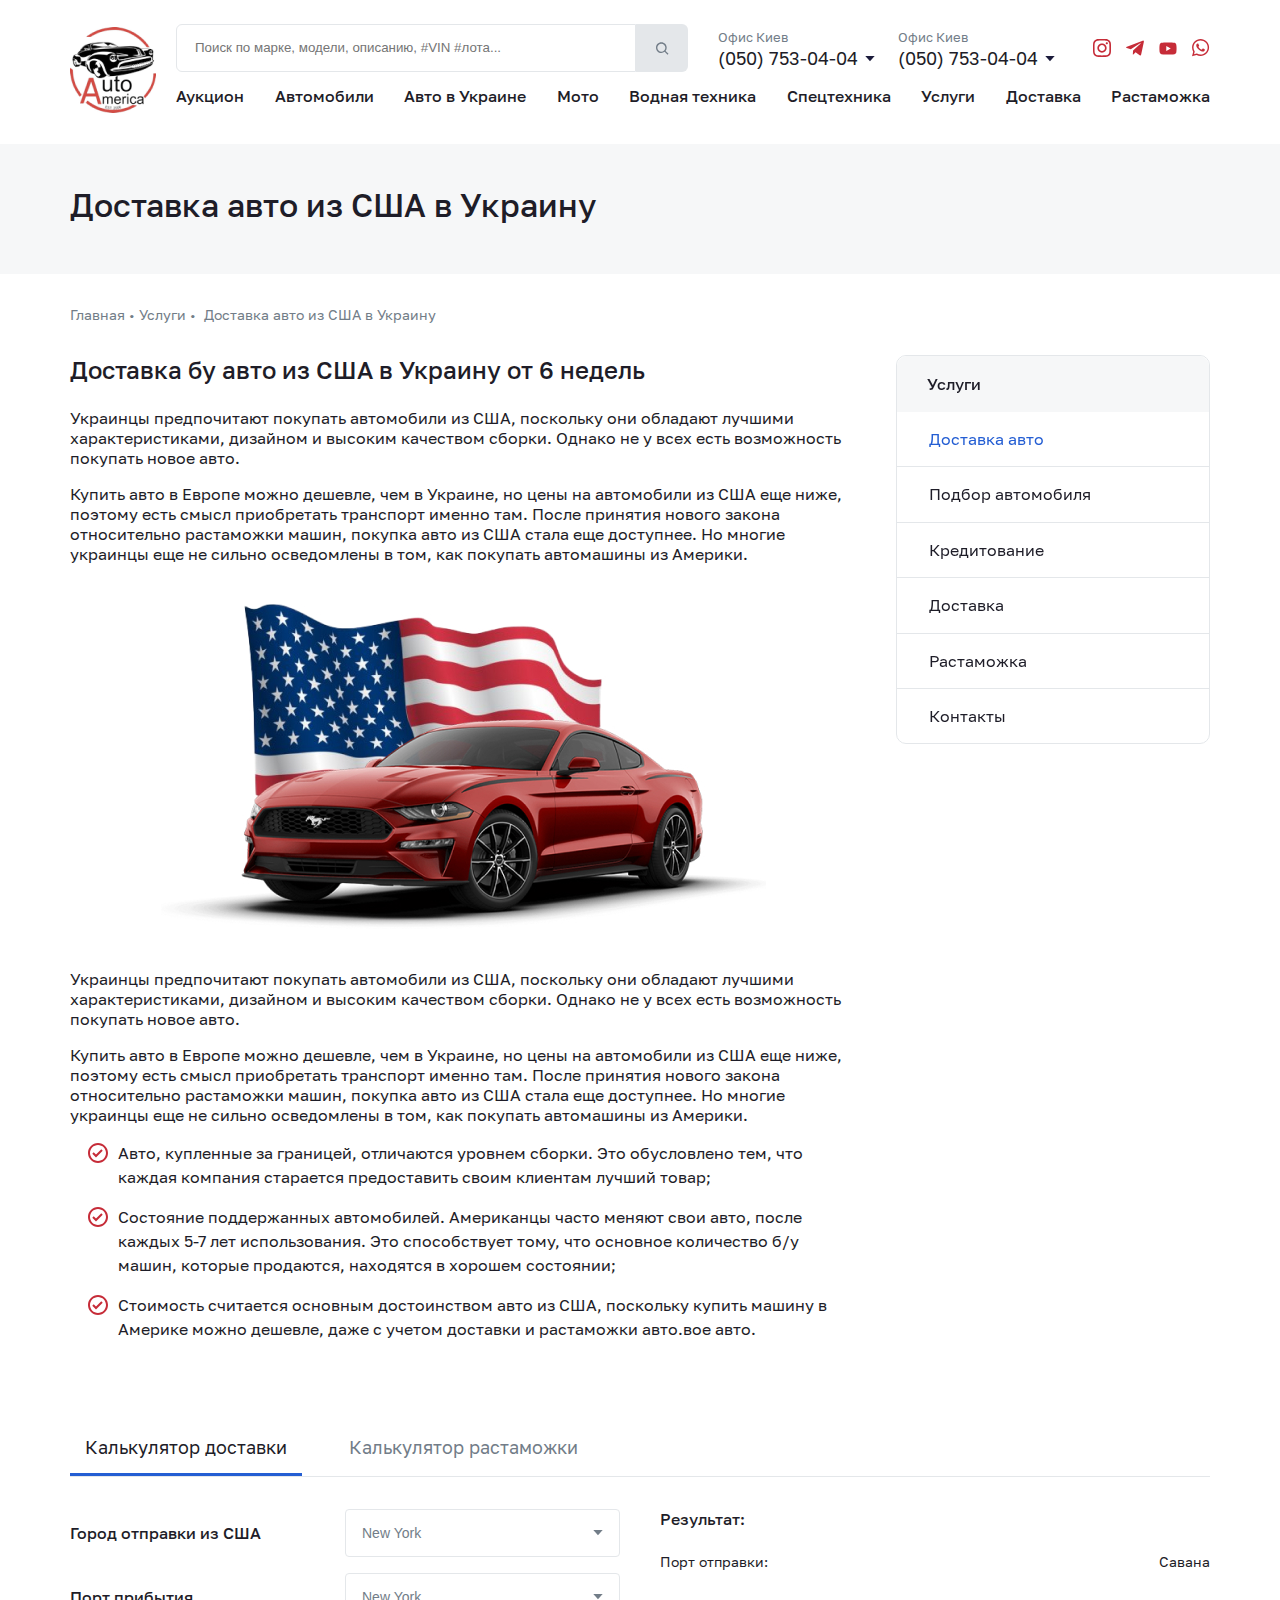
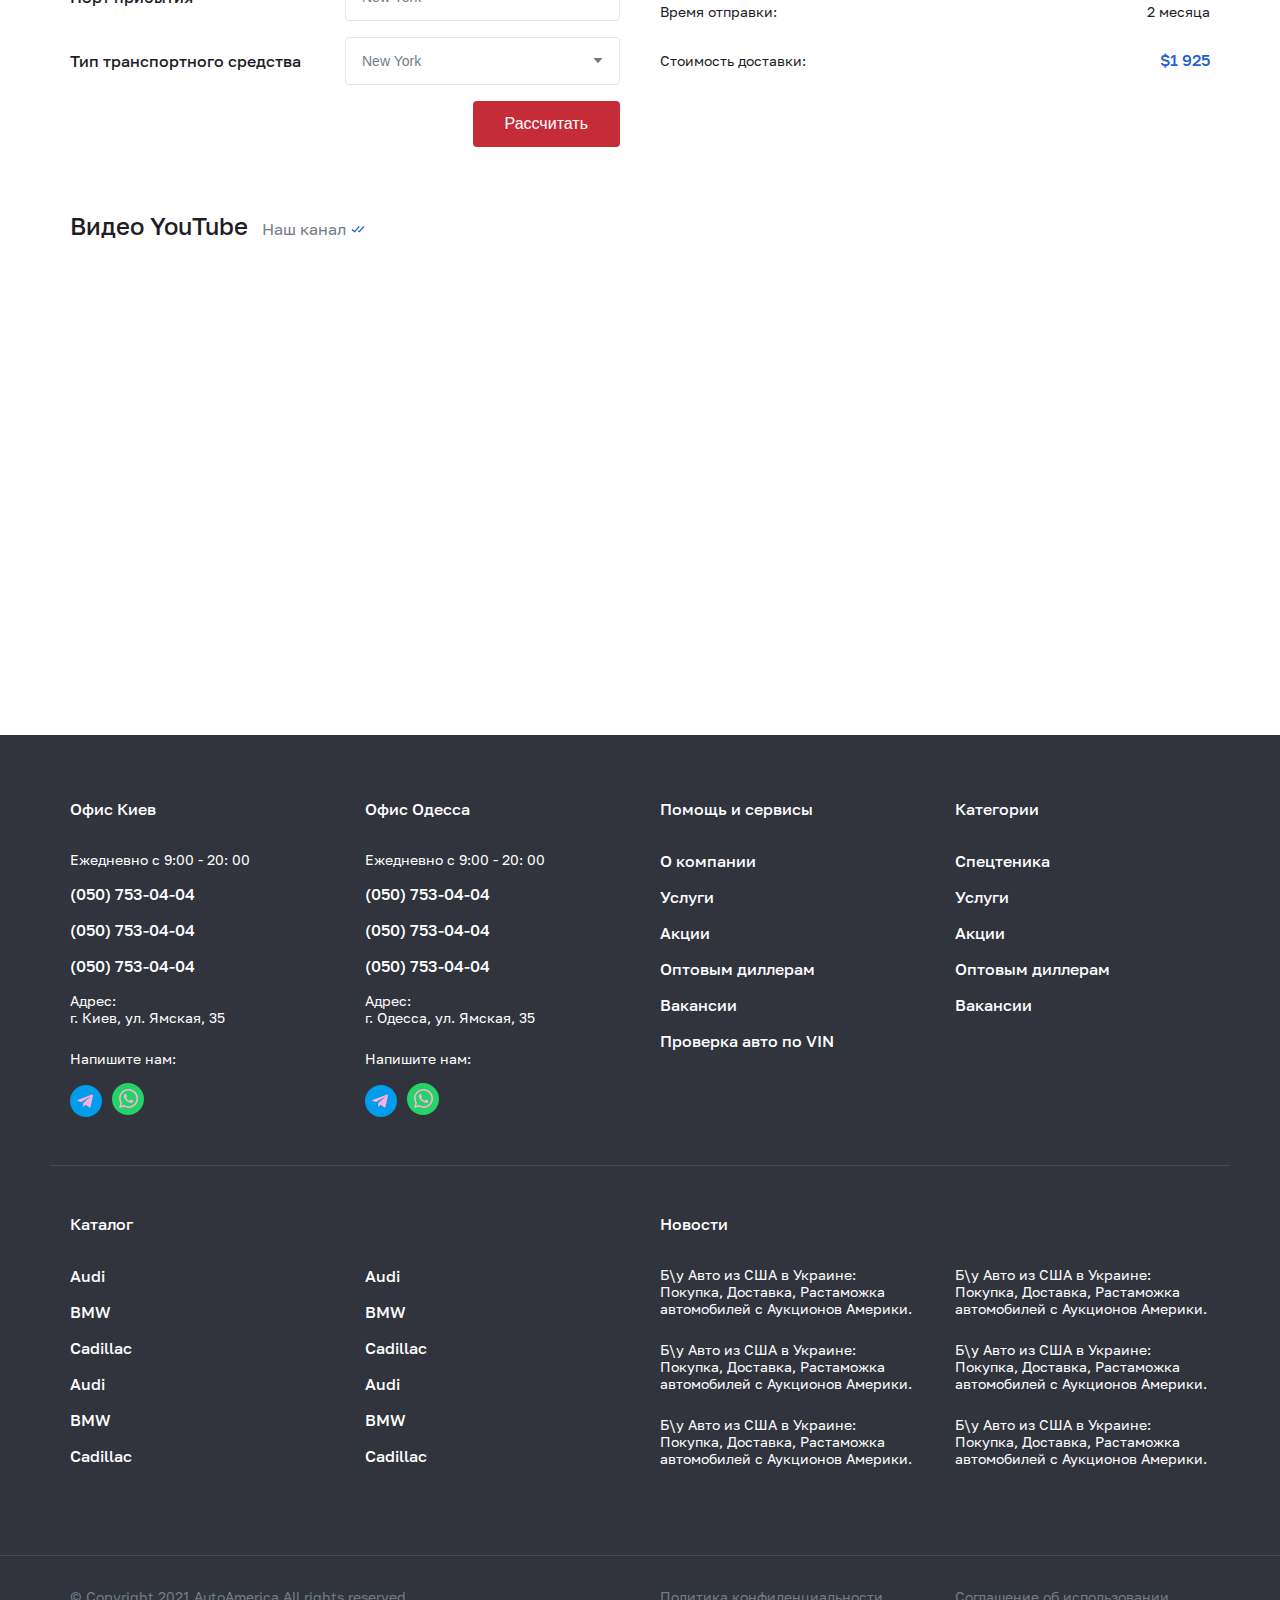
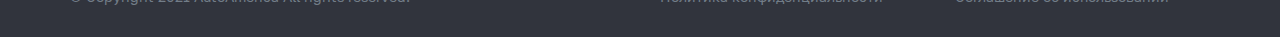
<file: single-service.html>
<!DOCTYPE html>
<html lang="ru">
<head>
    <meta charset="UTF-8">
    <meta http-equiv="X-UA-Compatible" content="IE=edge">
    <meta name="viewport" content="width=device-width, initial-scale=1.0">
    <title>AutoAmerica</title>

    <link rel="stylesheet" href="public/css/common.css">
</head>
<body>
    
    <header class="header">
        <div class="container">
            <div class="row">
                <div class="col">
                    <img src="public/img/logo.png" alt="АвтоАмерика">
                </div>
                <div class="col-grow">
                    <div class="row">
                        <div class="header__search">
                            <input type="text" name="s" placeholder="Поиск по марке, модели, описанию, #VIN #лота...">
                            <input type="submit" value="">
                        </div>
                        <div class="phone">
                            <div class="phone__title">Офис Киев</div>
                            <a href="tel:0507530404" class="phone__number">(050) 753-04-04</a>
                        </div>
                        <div class="phone">
                            <div class="phone__title">Офис Киев</div>
                            <a href="tel:0507530404" class="phone__number">(050) 753-04-04</a>
                        </div>
                        <div class="social">
                            <a href="" class="social__item instagram"></a>
                            <a href="" class="social__item telegram"></a>
                            <a href="" class="social__item youtube"></a>
                            <a href="" class="social__item whatsapp"></a>
                        </div>
                    </div>
                    <div class="row">
                        <nav>
                            <a href="catalog.html">Аукцион</a>
                            <a href="">Автомобили</a>
                            <a href="">Авто в Украине</a>
                            <a href="">Мото</a>
                            <a href="">Водная техника</a>
                            <a href="">Спецтехника</a>
                            <a href="">Услуги</a>
                            <a href="">Доставка</a>
                            <a href="">Растаможка</a>
                        </nav>
                    </div>
                </div>
            </div>
        </div>
    </header>

    <section class="banner banner--news">
        <div class="container">
            <h1>Доставка авто из США в Украину</h1>
        </div>
    </section>

    <div class="bc">
        <div class="container d-flex">
            <a href="/" class="bc__item">Главная</a>
            &nbsp;•&nbsp;
            <a href="/service" class="bc__item">Услуги</a>
            &nbsp;•&nbsp;
            Доставка авто из США в Украину
        </div>
    </div>

    <section class="news">
        <div class="container">
            <div class="row">
                <div class="col-70">
                    <h2>Доставка бу авто из США в Украину от 6 недель</h2>
                    <div class="news__content">
                        <p>Украинцы предпочитают покупать автомобили из США, поскольку они обладают лучшими характеристиками, дизайном и высоким качеством сборки. Однако не у всех есть возможность покупать новое авто.</p>
                        <p>Купить авто в Европе можно дешевле, чем в Украине, но цены на автомобили из США еще ниже, поэтому есть смысл приобретать транспорт именно там. После принятия нового закона относительно растаможки машин, покупка авто из США стала еще доступнее. Но многие украинцы еще не сильно осведомлены в том, как покупать автомашины из Америки.</p>
                        <img src="public/img/intro__img.jpg" alt="Новость">
                        <p>Украинцы предпочитают покупать автомобили из США, поскольку они обладают лучшими характеристиками, дизайном и высоким качеством сборки. Однако не у всех есть возможность покупать новое авто.</p>
                        <p>Купить авто в Европе можно дешевле, чем в Украине, но цены на автомобили из США еще ниже, поэтому есть смысл приобретать транспорт именно там. После принятия нового закона относительно растаможки машин, покупка авто из США стала еще доступнее. Но многие украинцы еще не сильно осведомлены в том, как покупать автомашины из Америки.</p>
                        <ul>
                            <li>Авто, купленные за границей, отличаются уровнем сборки. Это обусловлено тем, что каждая компания старается предоставить своим клиентам лучший товар;</li>
                            <li>Состояние поддержанных автомобилей. Американцы часто меняют свои авто, после каждых 5-7 лет использования. Это способствует тому, что основное количество б/у машин, которые продаются, находятся в хорошем состоянии;</li>
                            <li>Стоимость считается основным достоинством авто из США, поскольку купить машину в Америке можно дешевле, даже с учетом доставки и растаможки авто.вое авто.</li>
                        </ul>
                    </div>
                </div>
                <div class="col-30">
                    <div class="service-nav">
                        <div class="service-nav__title">Услуги</div>
                        <a href="" class="service-nav__item active">Доставка авто</a>
                        <a href="" class="service-nav__item">Подбор автомобиля</a>
                        <a href="" class="service-nav__item">Кредитование</a>
                        <a href="" class="service-nav__item">Доставка</a>
                        <a href="" class="service-nav__item">Растаможка</a>
                        <a href="" class="service-nav__item">Контакты</a>
                    </div>
                </div>
            </div>
        </div>
    </section>

    <section class="calculator">
        <div class="container">
            <div class="tab-nav">
                <div class="tab-nav__item active">Калькулятор доставки</div>
                <div class="tab-nav__item">Калькулятор растаможки</div>
            </div>
            <div class="tab-nav__content active">
                <div class="row">
                    <div class="col-50">
                        <div class="calculator__wrapper">
                            <div class="calculator__title">Город отправки из США</div>
                            <select name="city_from">
                                <option value="NY">New York</option>
                                <option value="LA">Los Angeles</option>
                            </select>
                        </div>
                        <div class="calculator__wrapper">
                            <div class="calculator__title">Порт прибытия</div>
                            <select name="city_from">
                                <option value="NY">New York</option>
                                <option value="LA">Los Angeles</option>
                            </select>
                        </div>
                        <div class="calculator__wrapper">
                            <div class="calculator__title">Тип транспортного средства</div>
                            <select name="city_from">
                                <option value="NY">New York</option>
                                <option value="LA">Los Angeles</option>
                            </select>
                        </div>
                        <div class="calculator__wrapper">
                            <input type="submit" value="Рассчитать">
                        </div>
                    </div>
                    <div class="col-50">
                        <div class="calculator__title">Результат:</div>
                        <div class="calculator__result">
                            <span>Порт отправки:</span><span>Савана</span>
                        </div>
                        <div class="calculator__result">
                            <span>Время отправки:</span><span>2 месяца</span>
                        </div>
                        <div class="calculator__result">
                            <span>Стоимость доставки:</span><span class="price">$1 925</span>
                        </div>
                    </div>
                </div>
            </div>
            <div class="tab-nav__content">
                <p>Украинцы предпочитают покупать автомобили из США, поскольку они обладают лучшими характеристиками, дизайном и высоким качеством сборки. Однако не у всех есть возможность покупать новое авто.</p>
                <p>Купить авто в Европе можно дешевле, чем в Украине, но цены на автомобили из США еще ниже, поэтому есть смысл приобретать транспорт именно там. После принятия нового закона относительно растаможки машин, покупка авто из США стала еще доступнее. Но многие украинцы еще не сильно осведомлены в том, как покупать автомашины из Америки.</p>
            </div>
        </div>
    </section>

    <section class="youtube">
        <div class="container">
            <h2>Видео YouTube <a href="https://www.youtube.com/" target="_blank">Наш канал</a></h2>
            <div class="row">
                <div class="col-50">
                    <iframe width="560" height="315" src="https://www.youtube.com/embed/oaWC7Ub54Fk" title="YouTube video player" frameborder="0" allow="accelerometer; autoplay; clipboard-write; encrypted-media; gyroscope; picture-in-picture" allowfullscreen></iframe>
                </div>
                <div class="col-50">
                    <iframe width="560" height="315" src="https://www.youtube.com/embed/oaWC7Ub54Fk" title="YouTube video player" frameborder="0" allow="accelerometer; autoplay; clipboard-write; encrypted-media; gyroscope; picture-in-picture" allowfullscreen></iframe>
                </div>
            </div>
        </div>
    </section>

    <footer class="footer">
        <div class="container">
            <div class="row">
                <div class="col-25">
                    <div class="footer__title">Офис Киев</div>
                    <div class="footer__subtitle">Ежедневно с 9:00 - 20: 00</div>
                    <a href="tel:0507530404" class="footer__link">(050) 753-04-04</a>
                    <a href="tel:0507530404" class="footer__link">(050) 753-04-04</a>
                    <a href="tel:0507530404" class="footer__link">(050) 753-04-04</a>
                    <div class="footer__subtitle">Адрес:<br> г. Киев, ул. Ямская, 35</div>
                    <div class="footer__subtitle footer__subtitle--social">Напишите нам:</div>
                    <div class="footer__social telegram">
                        <img src="public/img/social/telegram.svg" alt="Telegram">
                    </div>
                    <div class="footer__social whatsapp">
                        <img src="public/img/social/whatsapp.svg" alt="Whatsapp">
                    </div>
                </div>
                <div class="col-25">
                    <div class="footer__title">Офис Одесса</div>
                    <div class="footer__subtitle">Ежедневно с 9:00 - 20: 00</div>
                    <a href="tel:0507530404" class="footer__link">(050) 753-04-04</a>
                    <a href="tel:0507530404" class="footer__link">(050) 753-04-04</a>
                    <a href="tel:0507530404" class="footer__link">(050) 753-04-04</a>
                    <div class="footer__subtitle">Адрес:<br> г. Одесса, ул. Ямская, 35</div>
                    <div class="footer__subtitle footer__subtitle--social">Напишите нам:</div>
                    <div class="footer__social telegram">
                        <img src="public/img/social/telegram.svg" alt="Telegram">
                    </div>
                    <div class="footer__social whatsapp">
                        <img src="public/img/social/whatsapp.svg" alt="Whatsapp">
                    </div>
                </div>
                <div class="col-25">
                    <div class="footer__title">Помощь и сервисы</div>
                    <a href="/" class="footer__link">О компании</a>
                    <a href="/" class="footer__link">Услуги</a>
                    <a href="/" class="footer__link">Акции</a>
                    <a href="/" class="footer__link">Оптовым диллерам</a>
                    <a href="/" class="footer__link">Вакансии</a>
                    <a href="/" class="footer__link">Проверка авто по VIN</a>
                </div>
                <div class="col-25">
                    <div class="footer__title">Категории</div>
                    <a href="/" class="footer__link">Спецтеника</a>
                    <a href="/" class="footer__link">Услуги</a>
                    <a href="/" class="footer__link">Акции</a>
                    <a href="/" class="footer__link">Оптовым диллерам</a>
                    <a href="/" class="footer__link">Вакансии</a>
                </div>
            </div>
            <div class="row">
                <div class="col-50">
                    <div class="footer__title">Каталог</div>
                    <div class="row">
                        <div class="col-50">
                            <a href="/" class="footer__link">Audi</a>
                            <a href="/" class="footer__link">BMW</a>
                            <a href="/" class="footer__link">Cadillac</a>
                            <a href="/" class="footer__link">Audi</a>
                            <a href="/" class="footer__link">BMW</a>
                            <a href="/" class="footer__link">Cadillac</a>
                        </div>
                        <div class="col-50">
                            <a href="/" class="footer__link">Audi</a>
                            <a href="/" class="footer__link">BMW</a>
                            <a href="/" class="footer__link">Cadillac</a>
                            <a href="/" class="footer__link">Audi</a>
                            <a href="/" class="footer__link">BMW</a>
                            <a href="/" class="footer__link">Cadillac</a>
                        </div>
                    </div>
                </div>
                <div class="col-50">
                    <div class="footer__title">Новости</div>
                    <div class="row">
                        <div class="col-50">
                            <div class="footer__news">Б\у Авто из США в Украине: Покупка, Доставка, Растаможка автомобилей с Аукционов Америки.</div>
                            <div class="footer__news">Б\у Авто из США в Украине: Покупка, Доставка, Растаможка автомобилей с Аукционов Америки.</div>
                            <div class="footer__news">Б\у Авто из США в Украине: Покупка, Доставка, Растаможка автомобилей с Аукционов Америки.</div>
                        </div>
                        <div class="col-50">
                            <div class="footer__news">Б\у Авто из США в Украине: Покупка, Доставка, Растаможка автомобилей с Аукционов Америки.</div>
                            <div class="footer__news">Б\у Авто из США в Украине: Покупка, Доставка, Растаможка автомобилей с Аукционов Америки.</div>
                            <div class="footer__news">Б\у Авто из США в Украине: Покупка, Доставка, Растаможка автомобилей с Аукционов Америки.</div>
                        </div>
                    </div>
                </div>
            </div>
        </div>
    </footer>

    <section class="copyright">
        <div class="container">
            <div class="row">
                <div class="col-50">
                    © Copyright 2021 AutoAmerica All rights reserved.
                </div>
                <div class="col-25">
                    <a href="">Политика конфиденциальности</a>
                </div>
                <div class="col-25">
                    <a href="">Соглашение об использовании</a>
                </div>
            </div>
        </div>
    </section>

    <script src="https://ajax.googleapis.com/ajax/libs/jquery/3.6.0/jquery.min.js"></script>
    <script src="public/js/main.js"></script>

</body>
</html>
</file>
<file: public/css/common.css>
:root{--container: 1180px;--text: #1E1D28;--text__light: #727D88;--size: 16px;--main: #245ED3;--main__hover: #2052b6;--active: #C62C38;--active__hover: #b72a35;--stroke: #E4E7EA;--stroke__light: #464952;--blue: #60acd4;--blue__light: #E9EFFB;--orage__blend: #fff5e4;--ocean: #77c3c3;--ocean__light: #e4f3f3;--violet: #a465dd;--violet__light: #f0e4fa;--gray: #727D88;--bg__gray: #F6F7F8;--bg__footer: #31343D;--yellow: #fe9f00;--yellow__light: #fff5e4;--yellow__blend: #FCD60D80;--yellow__dark: #CAAC0E;--blue__blend: #548cde80;--brown: #CAAC0E;--orange: #F4C82D;--green: #58CF6D;--placeholder: #BEC2C7;--input: 3.75rem;--select: 2.875rem;--search: 2.4rem;--telegram: #009DEC;--whatsapp: #25D366}@font-face{font-family:"Golos Text";src:url("../fonts/Golos_Text_Regular.woff2") format("woff2");font-weight:normal}@font-face{font-family:"Golos Text";src:url("../fonts/Golos_Text_Medium.woff2") format("woff2");font-weight:600}@font-face{font-family:"Golos Text";src:url("../fonts/Golos_Text_Bold.woff2") format("woff2");font-weight:700}html{scroll-behavior:smooth}body{font-family:"Golos Text",sans-serif;font-size:var(--size);color:var(--text);padding:0;margin:0}body.unscroll{overflow:hidden;padding:0 15px 0 0}a{color:inherit;text-decoration:none}*{box-sizing:border-box}input:focus{outline:none}button:focus{outline:none}textarea:focus{outline:none}.container{width:100%;height:100%;max-width:var(--container);padding:0 20px;margin:auto}section{margin:3rem 0}.row{display:flex;margin:0 -20px}.d-flex{display:flex}.flex-wrap{flex-wrap:wrap}.flex-col{flex-direction:column}.left,.right{width:50%;padding:0 20px}.col-20{width:20%}.col-25{width:25%}.col-30{width:30%}.col-33{width:33.33%}.col-35{width:35%}.col-40{width:40%}.col-50{width:50%}.col-60{width:60%}.col-65{width:65%}.col-70{width:70%}.col-75{width:75%}.col-grow{flex-grow:1}[class^=col]{padding:0 20px}.aic{align-items:center}.jcc{justify-content:center}.jcsb{justify-content:space-between}.yellow{color:var(--yellow)}.blue{color:var(--blue)}.ocean{color:var(--ocean)}.violet{color:var(--violet)}.bg--yellow{background:var(--yellow__light)}.bg--blue{background:var(--blue__light)}.bg--ocean{background:var(--ocean__light)}.bg--violet{background:var(--violet__light)}[class*=item]:last-child:not(:first-child):not(.active){border-right:none;border-bottom:none}[class*=__img] img{width:100%;height:100%;object-fit:cover}.header{padding:1.5rem 0}.header .container{display:flex;align-items:center}.header .row{flex:auto;align-items:center}.header__search{display:flex;flex-grow:1;margin:0 30px 0 0}.header__search input[type=text]{color:var(--gray);line-height:46px;border:1px solid var(--stroke);border-radius:6px 0 0 6px;flex:auto;padding:0 18px}.header__search input[type=submit]{background:url(../img/icons/search.svg) no-repeat 50% var(--stroke);border:none;border-radius:0 6px 6px 0;flex:0 0 52px;cursor:pointer;-webkit-appearance:none}nav{display:flex;flex:auto;justify-content:space-between;line-height:48px;padding:0 20px 0 0}nav a{font-weight:600}nav a.sale{position:relative}nav a.sale::after{content:"";width:20px;height:20px;background:url(../img/sale.svg) no-repeat 50%;background-size:contain;position:absolute;top:-10px;right:-20px}select{width:100%;font-size:.875rem;color:var(--gray);line-height:var(--select);background:url(../img/icons/arrow__down.svg) no-repeat right 1rem top 50% #fff;border:1px solid var(--stroke);border-radius:4px;padding:0 1rem;-webkit-appearance:none}.social{display:flex;align-items:center;padding:0 20px 0 0}.social__item{width:18px;height:18px;background-repeat:no-repeat;background-position:50%;background-size:contain;margin:0 0 0 15px}.social__item.telegram{background-image:url(../img/social/telegram.svg)}.social__item.vk{background-image:url(../img/social/vk.svg)}.social__item.instagram{background-image:url(../img/social/instagram.svg)}.social__item.youtube{background-image:url(../img/social/youtube.svg)}.social__item.whatsapp{background-image:url(../img/social/whatsapp.svg)}h2{font-size:1.5rem;font-weight:600;margin:1rem 0 3rem 0;display:block}h3{font-size:1.5rem;font-weight:600;margin:3rem 0}ul{list-style-type:none;padding:0}ul li{line-height:1.5rem;background:url(../img/icons/ok.svg) no-repeat 1rem 0;padding:0 0 1rem 3rem}.bc{font-size:.875rem;color:var(--gray);padding:2rem 0}.phone{margin:0 20px 0 0;position:relative}.phone__title{font-size:.8rem;color:var(--gray);line-height:20px}.phone__number{font-size:18px;background:url(../img/icons/dropdown.svg) no-repeat 100% 50%;padding:0 20px 0 0}.phone__subnumber{font-weight:600;white-space:nowrap;background:#fff;border:1px solid var(--stroke);border-radius:8px;display:flex;flex-direction:column;padding:8px 20px;display:none;position:absolute;top:100%;right:0}:hover>.phone__subnumber{display:flex}.phone__subnumber a{line-height:32px}.btn{font-size:18px;color:#fff;font-weight:600;line-height:50px;white-space:nowrap;background:var(--main);border:2px solid var(--main);border-radius:18px;padding:0 24px;cursor:pointer}.btn:hover{color:var(--main);background:none;transition:.4s}.btn.stroke{color:var(--main);background:none}.btn.stroke:hover{color:#fff;background:var(--main)}.btn i{transform:translateY(2px)}.btns{display:flex}.btns .btn{margin:0 20px 0 0}.blocklink{background:url(../img/icons/arrow__external.svg) no-repeat top 1rem right 1rem var(--bg__gray);border-radius:10px;padding:1.875rem 1.5rem;margin:3rem 0 0 0;display:block}.blocklink__title{font-weight:600;margin:0 0 1rem 0}.blocklink__description{font-size:.875rem;color:var(--gray)}.category{margin:4rem 0}.category__item{text-align:center;background:var(--bg__gray);border-radius:10px;padding:1rem;display:block}.category__img{height:64px;display:flex;align-items:flex-end;justify-content:center;margin:0 0 1rem 0}.category__img img{width:unset;height:unset}.category__title{font-size:.9rem;font-weight:600}.sidebar{position:sticky;top:20px}.sidebar__title{font-size:1.125rem;font-weight:600;margin:0 0 1.5rem 0}.sidebar__item{font-weight:600;border-bottom:1px solid var(--stroke);padding:0 0 1rem 0;margin:0 0 1rem 0;display:block}.sidebar__item:hover{text-decoration:underline}.map{margin:0}.map #map-wrap{height:400px;position:relative;overflow:hidden}.map iframe{width:100%;border:none}.footer{font-size:1rem;color:#fff;font-weight:600;background:var(--bg__footer);padding:4rem 0;margin:8rem 0 0 0}.footer__title{margin:0 0 2rem 0}.footer__subtitle{font-size:.875rem;font-weight:400;margin:0 0 1rem 0}.footer__subtitle--social{margin-top:1.5rem}.footer__link{display:block;margin:0 0 1rem 0}.footer__social{width:32px;height:32px;display:inline-flex;align-items:center;justify-content:center;margin:0 6px 0 0;cursor:pointer}.footer__social.telegram{background:var(--telegram);border-radius:50%}.footer__social.whatsapp{background:var(--whatsapp);border-radius:50%}.footer__social.whatsapp img{width:20px;height:20px;transform:translateX(1px)}.footer__social img{width:16px;height:16px;object-fit:contain;filter:brightness(400%);transform:translateX(-1px)}.footer__news{font-size:.875rem;font-weight:400;margin:0 0 1.5rem 0}.footer .container>.row:nth-child(2){border-top:1px solid var(--stroke__light);padding:3rem 0 0 0;margin-top:3rem}.copyright{font-size:.9rem;color:var(--gray);line-height:1.2;background:var(--bg__footer);border-top:1px solid var(--stroke__light);padding:2rem 0;margin:0}.slick-slider{position:relative}.slick-slide:focus{outline:none}.slick-next{width:2rem;height:2rem;font-size:0;background:url(../img/icons/arrow__right.svg) no-repeat 50% #fff;border:none;border-radius:50%;position:absolute;top:50%;right:.5rem;z-index:1;transform:translateY(-50%);cursor:pointer;-webkit-appearance:none}.slick-prev{width:2rem;height:2rem;font-size:0;background:url(../img/icons/arrow__left.svg) no-repeat 50% #fff;border:none;border-radius:50%;position:absolute;top:50%;left:.5rem;z-index:1;transform:translateY(-50%);cursor:pointer;-webkit-appearance:none}.slick-disabled{opacity:.5}@media screen and (max-width: 1180px){body{font-size:15px}}@media screen and (max-width: 768px){body{font-size:14px}body.unscroll{padding:0}.only-xs{display:block}.only-md{display:none}.row{flex-wrap:wrap}.d-flex{flex-wrap:wrap}[class^=col]{width:100%;padding:10px 20px}section{margin:40px 0}h2{text-align:left}header nav{display:none}header .btn{display:none}.newsletter .row{padding:3rem 2rem}}.banner{height:440px;background:var(--bg__gray);padding:0 0 2rem 0;margin:0}.banner .container{display:flex;flex-direction:column;justify-content:center}.banner h1{font-size:2rem;font-weight:700;text-align:center;margin:0 0 1.5rem 0}.banner h1 sup{width:36px;height:36px;background:url(../img/icons/usa.svg) no-repeat 50%;background-size:contain;margin:0 0 0 4px;display:inline-block;transform:translateY(2px)}.banner h3{font-size:1rem;color:var(--gray);font-weight:400;text-align:center;margin:0 0 2.5rem 0}.banner h3 strong{font-weight:600}.banner--page{height:200px;padding:0}.banner--page h3{margin:0}.banner--news{height:130px;padding:0 0 .5rem 0}.banner--news h1{max-width:880px;font-weight:600;text-align:left;margin:0}@media(max-width: 768px){.banner{height:auto}}.search__header{color:var(--gray);line-height:1.5rem;text-transform:uppercase;background:url(../img/icons/filter.svg) no-repeat 0 50%;background-size:1.25rem;padding:0 0 0 2rem;margin:0 0 1rem 0}.search__title{font-size:1.25rem;font-weight:600;margin:0 0 1rem 0}.search .row{margin:0 -10px}.search__col{flex:0 0 330px}.search [class^=col]{padding:0 10px}.search__wrapper{margin:0 0 1rem 0}.search__label{font-size:.8rem;color:var(--gray);display:flex;justify-content:space-between;margin:0 0 .5rem 0}.search__label span{color:#fff;line-height:1.125rem;background:var(--main);border-radius:4px;padding:0 .5rem}.search__range{width:50%;line-height:var(--select);background:#fff;border:1px solid var(--stroke);display:flex;padding:0 0 0 1rem}.search__range:first-child{border-right:none;border-radius:4px 0 0 4px}.search__range:last-child{border-radius:0 4px 4px 0}.search__range:focus-within{border:1px solid var(--main)}.search__range span{font-size:.875rem}.search__range input{width:100%;font-size:.875rem;background:none;border:none;padding:0 6px;-webkit-appearance:none}.search__range input::-webkit-inner-spin-button{-webkit-appearance:none}.search__range input::placeholder{color:var(--placeholder)}.search__link{width:100%;color:#fff;text-align:center;line-height:var(--select);background:var(--main);border-radius:4px;margin:1.6rem 0 0 0;display:block}.search__link:hover{background:var(--main__hover)}.search__hint{font-size:.8rem;color:var(--gray);margin:1rem 0}.search__hint a{border-bottom:1px dashed var(--gray)}.search__search{width:100%;line-height:var(--search);background:url(../img/icons/search.svg) no-repeat top 50% right 1rem;border:1px solid var(--stroke);border-radius:4px;padding:0 1rem;margin:0 0 .5rem 0;-webkit-appearance:none}.search__search:focus{border:1px solid var(--main)}.checkbox{display:flex;padding:.5rem 0;cursor:pointer}.checkbox__wrapper{max-height:9rem;overflow:hidden;transition:.3s}.checkbox__wrapper.active{max-height:18rem}.checkbox input{width:20px;height:20px;border:1px solid var(--stroke);border-radius:4px;padding:0;margin:0;-webkit-appearance:none}.checkbox input:checked{background:url(../img/icons/check.svg) no-repeat 50% var(--main);background-size:12px;border:1px solid var(--main)}.checkbox__label{font-size:1rem;padding:0 0 0 .5rem}.checkbox__collapser{font-size:.875rem;color:var(--gray);background:url(../img/icons/arrow__down--alt.svg) no-repeat top 50% right .875rem;padding:0 1rem 0 0;margin:.5rem 0 1.5rem 0;cursor:pointer}.checkbox__collapser.active{background:url(../img/icons/arrow__up--alt.svg) no-repeat top 50% right .875rem}@media(max-width: 768px){.search__col{max-height:48px;flex:0 0 100%;overflow:hidden}.search [class^=col]{padding:10px}}.filter{display:flex;margin:0 0 2.5rem 0}.filter__content{line-height:var(--select);border:1px solid var(--stroke);border-radius:4px;display:flex}.filter__item{border-right:1px solid var(--stroke);padding:0 1.25rem;cursor:pointer}.filter__item:first-child{border-radius:4px 0 0 4px}.filter__item:last-child{border-radius:0 4px 4px 0}.filter__item.active{color:var(--main);background:var(--blue__light);box-shadow:0 0 0 1px var(--main)}@media(max-width: 768px){.filter__content{flex-wrap:wrap}}.auto__item{margin:0 0 3rem 0}.auto__item:hover{box-shadow:0 0 0 15px #fff,0 0 0 16px var(--stroke)}.auto__img{height:200px;margin:0 0 1rem 0;display:block}.auto__title{min-height:44px;font-size:1.125rem;font-weight:600;margin:0 0 .6rem 0}.auto__price{font-size:1.125rem;color:var(--main);font-weight:600;text-align:right;flex:0 0 80px}.auto__description{font-size:.875rem;color:var(--gray);margin:0 0 .6rem 0}.auto__hint{margin:0 0 1rem 0}.auto__hint a{font-size:.875rem;color:var(--main)}.auto__btn{color:#fff;text-align:center;line-height:var(--select);background:var(--active);border-radius:4px;flex:1 1 0;margin:0 20px 0 0;cursor:pointer}.auto__btn:hover{background:var(--active__hover)}.auto__link{color:var(--gray);text-align:center;line-height:var(--select);background:var(--bg__gray);border-radius:4px;flex:1 1 0}.form{border:1px solid var(--stroke);border-radius:10px;padding:1.875rem 1.25rem}.form__title{font-size:1.25rem;font-weight:600;margin:0 0 1.5rem 0}.form__subtitle{font-size:.875rem;color:var(--gray);margin:0 0 2.5rem 0}.form input{width:100%;line-height:var(--input);border:1px solid var(--stroke);border-radius:4px;padding:0 1rem;margin:0 0 1rem 0;-webkit-appearance:none}.form input[type=submit]{font-size:1rem;color:#fff;background:var(--active);border:none;margin:0;cursor:pointer}.featured__title{font-size:1.375rem;font-weight:600;margin:0 0 1.5rem 0}.featured__brand{line-height:1.8rem;display:block}@media(max-width: 768px){.featured .col-25{width:50%}}.features__content{border:1px solid var(--stroke);border-radius:10px;overflow:hidden}.features__row{border-bottom:1px solid var(--stroke);display:flex}.features__row:first-child{font-weight:600;background:var(--bg__gray)}.features__row:last-child{border:none}.features__item{text-align:center;border-right:1px solid var(--stroke);flex:1 1 0;padding:2rem}.features__item:first-child{text-align:left;flex:2 1 0}.features__item:nth-child(2){color:var(--main);font-weight:600}:first-child>.features__item:nth-child(2){color:var(--text)}.features__item:last-child{font-weight:600}.review__item{background:var(--bg__gray);border-radius:10px;display:flex;padding:1.5rem;position:relative}.review__img{height:130px;flex:0 0 130px;margin:0 20px 0 0}.review__title{max-width:320px;font-weight:600;margin:0 0 1rem 0}.review__description{font-size:.875rem;margin:0 0 1rem 0}.review__team-img{width:100%;height:148px;margin:0 0 2.25rem 0}.review__team-img img{width:100%;height:100%;object-fit:cover;border-radius:10px}.review__team-quote{font-size:1.125rem;font-weight:600;background:url(../img/icons/quote.svg) no-repeat;padding:0 0 0 42px}.stars{display:flex;position:absolute;top:1.5rem;right:1.5rem}.stars__item{width:20px;height:20px;background:url(../img/icons/star__full.svg) no-repeat 50%;background-size:contain;margin:0 4px}.whyus{background:var(--bg__gray);padding:4rem 0}.whyus h2{text-align:left;margin-top:0}.whyus__title{font-weight:600;margin:0 0 1.5rem 0}.whyus__description{margin:0 0 3rem 0}.whyus__item{background:#fff;border:1px solid var(--stroke);border-radius:10px;padding:1.5rem}.whyus__item-title{font-weight:600;line-height:1.5rem;background:url(../img/icons/ok.svg) no-repeat;padding:0 0 0 42px;margin:0 0 1rem 0}[class*=simple] .whyus__item-title{background:none;position:relative}[class*=simple] .whyus__item-title::after{content:attr(data-content);width:1.5rem;height:1.5rem;color:#fff;text-align:center;background:var(--main);border-radius:50%;position:absolute;left:0}.whyus__item-description{font-size:.875rem}.whyus--simple{background:#fff;padding:3rem 0;margin:0}.intro{background:url(../img/intro__img.jpg) no-repeat left 52vw top 0}.intro h2{text-align:left}.intro__text{margin:0 0 1rem 0}.catalog{margin:0 0 3rem 0}.catalog .container{position:relative}.catalog h2{border-bottom:1px solid var(--stroke);padding:0 0 1.5rem 0;margin:0 0 1.5rem 0}.catalog__sort{width:120px;font-size:.875rem;color:var(--gray);line-height:var(--select);background:url(../img/icons/arrow__down.svg) no-repeat right .5rem top 50% #fff;border:none;padding:0 1rem;position:absolute;top:0;right:20px;-webkit-appearance:none}.catalog__sort:focus{outline:none}.catalog__item{border-bottom:1px solid var(--stroke);display:flex;padding:0 0 1.25rem 0;margin:0 0 1.25rem 0}.catalog__img{flex:0 0 280px}.catalog__infocol{flex:1 1 0;padding:0 0 0 2rem}.catalog__state{font-size:.875rem;color:var(--gray)}.catalog__state::after{content:"";width:10px;height:10px;background:var(--green);border-radius:50%;margin:0 .5rem;display:inline-block}.catalog__auction{color:var(--gray);padding:0 0 0 2rem;margin:2rem 0 0 0}.catalog__time{font-size:.875rem;color:var(--gray);display:flex;justify-content:space-between;margin:0 0 1rem 0}.catalog__time span{color:var(--text)}.catalog__link{width:180px;color:#fff;text-align:center;line-height:var(--select);background:var(--active);border-radius:10px;margin:1rem 0 1rem auto;cursor:pointer}@media(max-width: 768px){.catalog__item{flex-wrap:wrap}}.single-car{margin:0}.single-car__line{height:1px;background:var(--stroke);margin:0 0 1.5rem 0}.single-car__gallery{display:flex;margin:0 0 .5rem 0;overflow:hidden}.single-car__gallery img{flex:0 0 100%}.single-car__nav{width:100%;height:72px;display:flex}.single-car__nav .slick-list{margin:0 -10px}.single-car__nav .slick-slide{margin:0 10px;cursor:pointer}.single-car__nav .slick-current{opacity:.5}.single-car__title{font-size:1.125rem;font-weight:600;text-align:left;margin:.5rem 0 1rem 0}.single-car__title span{font-size:.875rem;color:#fff;font-weight:400;line-height:1.5rem;background:url(../img/icons/check--double__w.svg) no-repeat top 50% right .4rem var(--main);border-radius:4px;padding:0 1.5rem 0 .5rem;margin:0 .5rem;display:inline-block}.single-car__feature{font-size:.875rem;color:var(--gray);line-height:1.875rem;display:flex;justify-content:space-between}.single-car__feature span:last-child{color:var(--text)}.card{border:1px solid var(--stroke);border-radius:10px;padding:1.5rem;position:sticky;top:20px}.card__item{font-size:.875rem;line-height:2rem;display:flex;justify-content:space-between}.card__item span:first-child{color:var(--gray)}.card__btn{color:#fff;text-align:center;line-height:2.8rem;background:var(--active);border:1px solid var(--active);border-radius:4px;margin:1rem 0;cursor:pointer}.card__btn--stroke{color:var(--active);background:#fff}.card__link{font-size:.875rem;color:var(--main);text-align:center;display:block}.tab-nav{border-bottom:1px solid var(--stroke);display:flex;margin:2rem 0}.tab-nav__item{font-size:1.125rem;color:var(--gray);border-bottom:4px solid #ffffff00;padding:15px;margin:0 2rem 0 0;cursor:pointer}.tab-nav__item.active{color:var(--text);border-bottom:3px solid var(--main)}.tab-nav__item sup{position:absolute}.tab-nav__content{margin:0 0 1rem 0;display:none}.tab-nav__content.active{display:block}.calculator__wrapper{display:flex;align-items:center;margin:0 0 1rem 0}.calculator__title{width:50%;font-weight:600;padding:0 1rem 0 0}.calculator select{width:50%}.calculator input[type=submit]{font-size:1rem;color:#fff;line-height:var(--select);background:var(--active);border:none;border-radius:4px;padding:0 2rem;margin:0 0 0 auto;cursor:pointer;display:inline-block;-webkit-appearance:none}.calculator__result{font-size:.875rem;line-height:2.1rem;display:flex;justify-content:space-between;margin:1rem 0 0 0}.calculator__result span.price{font-size:1rem;color:var(--main);font-weight:600}.news{margin:0}.news h2{text-align:left;margin:0 0 1.5rem 0}.news__content img{max-width:100%;margin:2.5rem auto;display:block}.news__item{display:flex;margin:0 0 3rem 0}.news__item--alt{flex-direction:column}.news__img{flex:0 0 300px;margin:0 1.5rem 0 0;transition:.3s}:hover>.news__img{filter:brightness(150%)}[class*=alt]>.news__img{flex:auto;margin:0 0 1rem 0}.news__title{font-size:1.125rem;font-weight:600;margin:0 0 1rem 0}:hover>.news__title{text-decoration:underline}[class*=alt] .news__title{font-size:1rem}.news__description{margin:0 0 1.5rem 0}.news__date{font-size:.875rem;color:var(--gray)}.service{margin:0}.service__item{height:9rem;font-weight:600;background:url(../img/icons/arrow__external.svg) no-repeat top 1.25rem right 1.25rem var(--bg__gray);border-radius:10px;display:flex;align-items:flex-end;padding:1.25rem;margin:0 0 2rem 0}.service-nav{border:1px solid var(--stroke);border-radius:10px;position:sticky;top:20px}.service-nav__title{font-weight:600;line-height:3.5rem;background:var(--bg__gray);border-radius:10px 10px 0 0;padding:0 1.875rem}.service-nav__item{line-height:3.4rem;border-bottom:1px solid var(--stroke);padding:0 2rem;display:block}.service-nav__item.active{color:var(--main)}.contact{margin:0 0 4rem 0}.contact__title{font-size:1.125rem;font-weight:600;background:url(../img/icons/address.svg) no-repeat;border-bottom:1px solid var(--stroke);padding:0 0 1rem 1.5rem;margin:0 0 1rem 0}.contact__content{padding:0 0 0 1.5rem}.contact__time{font-size:.875rem;color:var(--gray);line-height:1.5rem}.contact__phone{font-weight:600;line-height:1.5rem;display:block}.contact__email{font-size:.875rem;color:var(--gray);line-height:2rem}.contact__address{font-size:.875rem;color:var(--gray)}.consult{background:var(--bg__gray);padding:2.5rem 0}.consult__title{font-size:1.25rem;font-weight:600;margin:0 0 .5rem 0}.consult__subtitle{font-size:.875rem;color:var(--gray);margin:0 0 2.5rem 0}.consult .form{max-width:880px;border:none;display:flex;padding:0}.consult .form input{margin:0 1.5rem 0 0}.youtube h2{text-align:left}.youtube h2 a{font-size:1rem;color:var(--gray);font-weight:400;background:url(../img/icons/check--double.svg) no-repeat 100% 50%;padding:0 1.25rem 0 .5rem}.youtube h2 a:hover{text-decoration:underline}/*# sourceMappingURL=common.css.map */
</file>
